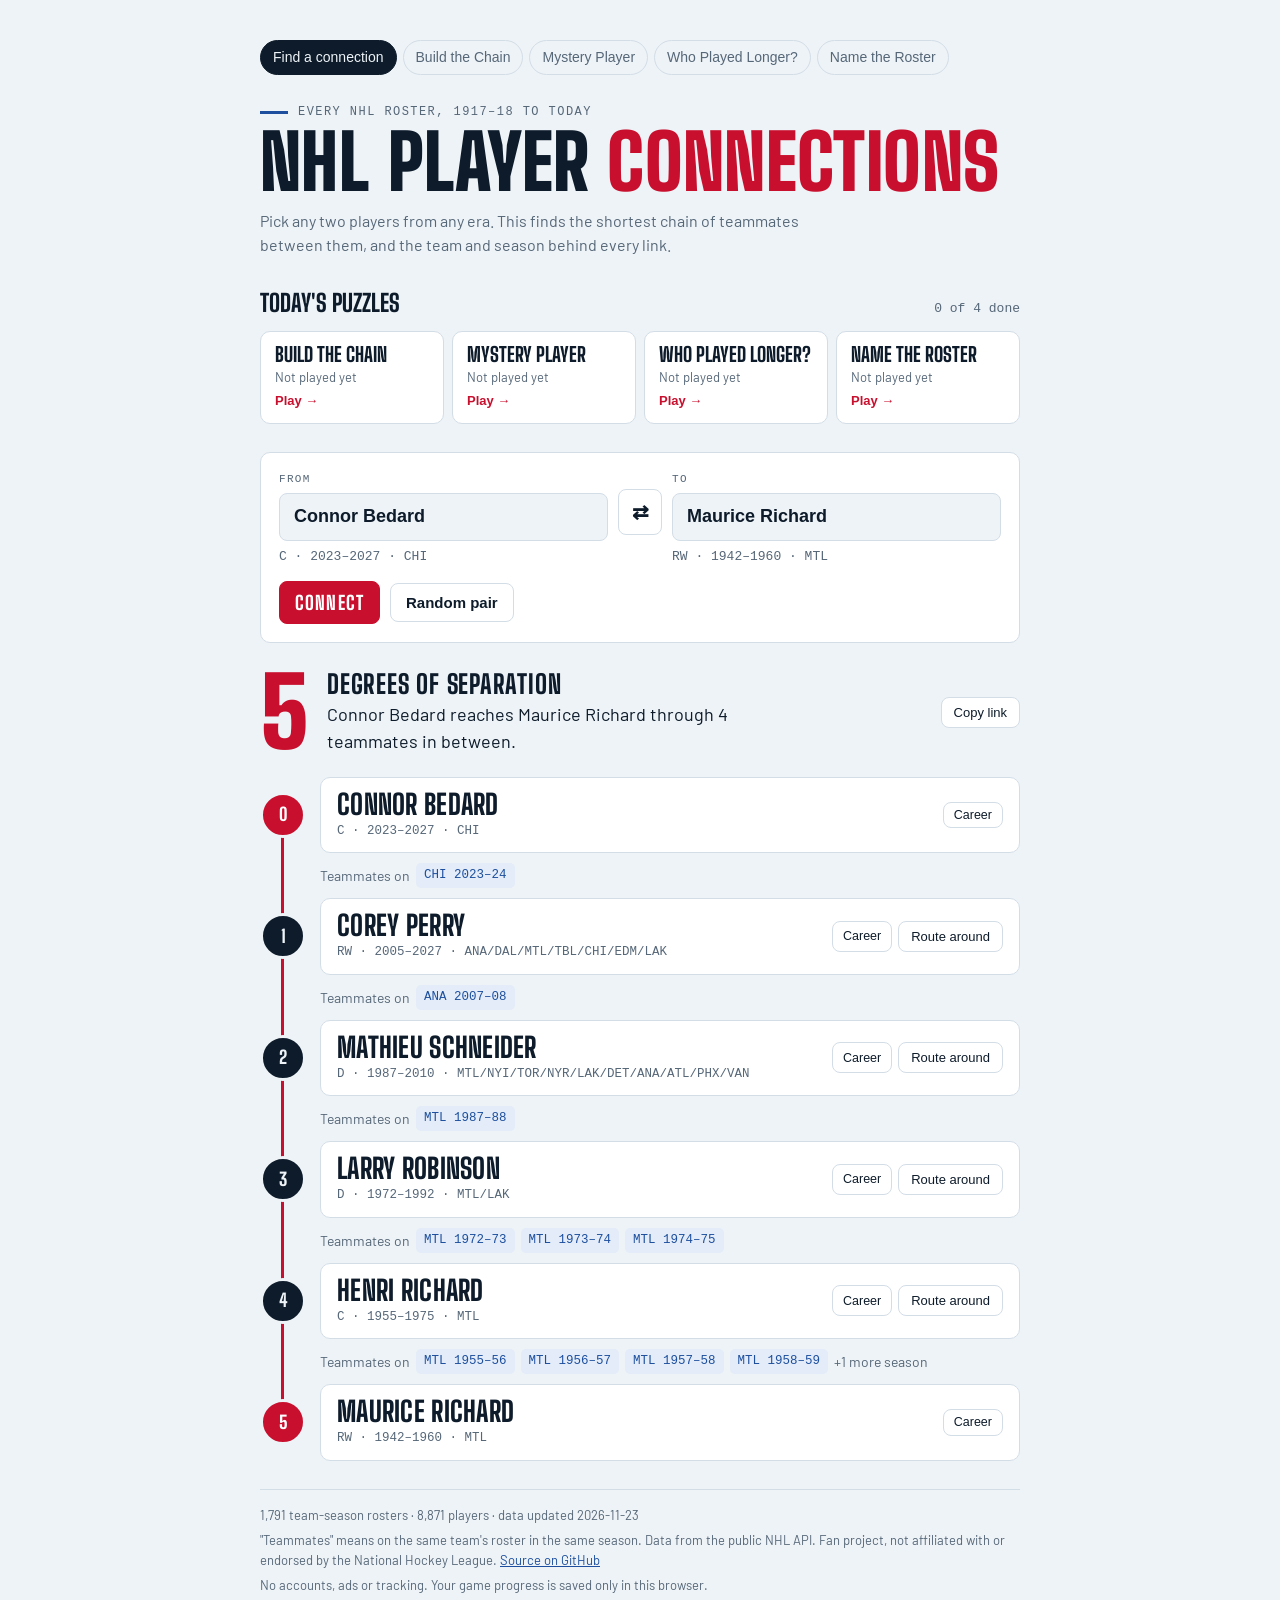
<file: docs/index.html>
<!doctype html>
<html lang="en">
<head>
<meta charset="utf-8">
<script>document.documentElement.classList.add("loading");setTimeout(function () { document.documentElement.classList.remove("loading"); }, 8000);</script>
<meta name="viewport" content="width=device-width, initial-scale=1, viewport-fit=cover">
<meta name="description" content="Pick any two NHL players from any era and see the shortest chain of teammates between them, with the team and season behind every link.">
<link rel="icon" href="data:image/svg+xml,%3Csvg xmlns='http://www.w3.org/2000/svg' viewBox='0 0 64 64'%3E%3Ccircle cx='32' cy='32' r='30' fill='%23c8102e'/%3E%3Crect x='29' y='4' width='6' height='56' fill='%23fff'/%3E%3Ccircle cx='32' cy='32' r='10' fill='none' stroke='%23fff' stroke-width='5'/%3E%3C/svg%3E">
<link rel="canonical" href="https://mavericktorchia-cpu.github.io/a-cool-little-program-for-NHL-player-connections-/">
<meta property="og:type" content="website">
<meta property="og:title" content="NHL Player Connections">
<meta property="og:description" content="Pick any two NHL players from any era and see the shortest chain of teammates between them, with the team and season behind every link.">
<meta property="og:url" content="https://mavericktorchia-cpu.github.io/a-cool-little-program-for-NHL-player-connections-/">
<meta property="og:image" content="https://mavericktorchia-cpu.github.io/a-cool-little-program-for-NHL-player-connections-/og.png">
<meta property="og:image:width" content="1200">
<meta property="og:image:height" content="630">
<meta name="twitter:card" content="summary_large_image">
<meta name="twitter:title" content="NHL Player Connections">
<meta name="twitter:description" content="Pick any two NHL players from any era and see the shortest chain of teammates between them, with the team and season behind every link.">
<meta name="twitter:image" content="https://mavericktorchia-cpu.github.io/a-cool-little-program-for-NHL-player-connections-/og.png">
<link rel="manifest" href="manifest.webmanifest">
<link rel="apple-touch-icon" href="icons/apple-touch-icon.png">
<meta name="apple-mobile-web-app-title" content="NHL Connections">
<meta name="theme-color" content="#eef3f7" media="(prefers-color-scheme: light)">
<meta name="theme-color" content="#0a131e" media="(prefers-color-scheme: dark)">
<link rel="preload" href="fonts/big-shoulders-display.woff2" as="font" type="font/woff2" crossorigin>
<link rel="preload" href="fonts/barlow-400.woff2" as="font" type="font/woff2" crossorigin>
<title>NHL Player Connections</title>
<meta name="claude:viewport-fit-sides" content="cover">
<style>
/* Shared look for every page: rink colors, type, page links, buttons, results and footer.
   Each page adds its own layout on top. */
/* Fonts are hosted with the site (web/fonts). "optional" means: use them if they're ready for the
   first paint (they're preloaded, and cached after one visit), otherwise keep the fallback rather
   than swapping later and shifting the page. */
@font-face { font-family: "Big Shoulders Display"; font-style: normal; font-weight: 700 900; font-display: optional; src: url(fonts/big-shoulders-display.woff2) format("woff2"); }
@font-face { font-family: "Barlow"; font-style: normal; font-weight: 400; font-display: optional; src: url(fonts/barlow-400.woff2) format("woff2"); }
@font-face { font-family: "Barlow"; font-style: normal; font-weight: 500; font-display: optional; src: url(fonts/barlow-500.woff2) format("woff2"); }
@font-face { font-family: "Barlow"; font-style: normal; font-weight: 600; font-display: optional; src: url(fonts/barlow-600.woff2) format("woff2"); }
@font-face { font-family: "IBM Plex Mono"; font-style: normal; font-weight: 400; font-display: optional; src: url(fonts/ibm-plex-mono-400.woff2) format("woff2"); }
@font-face { font-family: "IBM Plex Mono"; font-style: normal; font-weight: 500; font-display: optional; src: url(fonts/ibm-plex-mono-500.woff2) format("woff2"); }

:root {
  --ice: #eef3f7;
  --boards: #ffffff;
  --ink: #0d1b2a;
  --muted: #566778;
  --rule: #d3dde6;
  --red: #c8102e;
  --blue: #1d4f9e;
  --blue-wash: #e3ecf8;
  --good: #1d7a46;
  --good-wash: #e2f3e8;
  --bad-wash: #fbe5e8;
  --display: "Big Shoulders Display", "Arial Narrow", "Helvetica Neue", Arial, sans-serif;
  --body: "Barlow", "Helvetica Neue", Arial, sans-serif;
  --mono: "IBM Plex Mono", ui-monospace, "SFMono-Regular", Menlo, monospace;
}
@media (prefers-color-scheme: dark) {
  :root:not([data-theme="light"]) {
    --ice: #0a131e; --boards: #111d2b; --ink: #e6edf4; --muted: #8b9db0; --rule: #223349;
    --red: #ff4b5c; --blue: #79a6ff; --blue-wash: #172a45; --good: #5fd08f; --good-wash: #12301f; --bad-wash: #3a1820;
    color-scheme: dark;
  }
}
:root[data-theme="dark"] {
  --ice: #0a131e; --boards: #111d2b; --ink: #e6edf4; --muted: #8b9db0; --rule: #223349;
  --red: #ff4b5c; --blue: #79a6ff; --blue-wash: #172a45; --good: #5fd08f; --good-wash: #12301f; --bad-wash: #3a1820;
  color-scheme: dark;
}

* { box-sizing: border-box; }
[hidden] { display: none !important; }
html, body { background: var(--ice); }
body {
  margin: 0;
  color: var(--ink);
  font-family: var(--body);
  font-size: 16px;
  line-height: 1.5;
  padding-left: max(16px, env(safe-area-inset-left, 0px));
  padding-right: max(16px, env(safe-area-inset-right, 0px));
  -webkit-text-size-adjust: 100%;
}
.wrap { max-width: 760px; margin: 0 auto; padding-block: 28px 64px; display: grid; gap: 24px; }
.sr { position: absolute; width: 1px; height: 1px; overflow: hidden; clip: rect(0 0 0 0); white-space: nowrap; }

/* ---------- page links ---------- */
nav.site { display: flex; gap: 6px; flex-wrap: wrap; font-size: 14px; }
nav.site a {
  color: var(--muted); text-decoration: none; padding: 6px 12px; border-radius: 999px; border: 1px solid var(--rule); font-weight: 500;
  display: inline-flex; align-items: center; gap: 6px;
}
nav.site a[aria-current="page"] { background: var(--ink); color: var(--ice); border-color: var(--ink); }
nav.site a:hover { border-color: var(--blue); }
nav.site a.done::after {
  content: "✓"; display: inline-grid; place-items: center; width: 17px; height: 17px; border-radius: 50%;
  background: var(--good); color: #fff; font-size: 11px; font-weight: 700;
}

/* ---------- headings ---------- */
header { display: grid; gap: 6px; }
.eyebrow {
  font-family: var(--mono); font-size: 12px; letter-spacing: .12em; text-transform: uppercase; color: var(--muted);
  display: flex; align-items: center; gap: 10px;
}
.eyebrow::before { content: ""; width: 28px; height: 3px; background: var(--blue); flex: none; }
h1 {
  font-family: var(--display); font-weight: 900; font-size: clamp(44px, 9vw, 76px);
  line-height: .92; margin: 0; letter-spacing: .005em; text-transform: uppercase; text-wrap: balance;
}
h1 span { color: var(--red); }
.lede { margin: 6px 0 0; color: var(--muted); max-width: 62ch; }

/* ---------- controls ---------- */
button, select {
  font: 600 15px/1 var(--body); border-radius: 8px; cursor: pointer; border: 1px solid var(--rule);
  background: var(--boards); color: var(--ink); padding: 11px 15px;
}
button:hover:not(:disabled), select:hover { border-color: var(--blue); }
button:focus-visible, a:focus-visible, select:focus-visible, summary:focus-visible { outline: 2px solid var(--blue); outline-offset: 2px; }
button:disabled { opacity: .45; cursor: default; }
.primary {
  background: var(--red); border-color: var(--red); color: #fff; font-family: var(--display);
  font-weight: 800; font-size: 19px; letter-spacing: .06em; text-transform: uppercase;
}
.primary:hover:not(:disabled) { filter: brightness(1.08); border-color: var(--red); }
.modes { display: flex; flex-wrap: wrap; gap: 10px; align-items: center; justify-content: space-between; }
.seg { display: inline-flex; flex-wrap: wrap; border: 1px solid var(--rule); border-radius: 9px; padding: 3px; background: var(--boards); gap: 3px; }
.seg button { border: 0; padding: 8px 14px; border-radius: 6px; background: transparent; font-weight: 600; }
.seg button[aria-pressed="true"] { background: var(--ink); color: var(--ice); }
.tools { display: flex; gap: 8px; flex-wrap: wrap; }
.tools button { padding: 9px 13px; font-size: 14px; font-weight: 500; }
.tools .primary { font-size: 17px; }
.record { font-family: var(--mono); font-size: 12.5px; color: var(--muted); display: flex; gap: 14px; flex-wrap: wrap; }
.record b { color: var(--ink); font-weight: 500; }

input[type="text"] {
  width: 100%; font: 600 18px/1.2 var(--body); color: var(--ink); background: var(--ice);
  border: 1px solid var(--rule); border-radius: 8px; padding: 12px 14px;
}
input[type="text"]:focus { outline: 2px solid var(--blue); outline-offset: 1px; border-color: transparent; }

/* ---------- player suggestions ---------- */
.field { position: relative; min-width: 0; }
.listbox {
  position: absolute; top: calc(100% + 4px); left: 0; right: 0; z-index: 5; margin: 0; padding: 4px; list-style: none;
  background: var(--boards); border: 1px solid var(--rule); border-radius: 8px; box-shadow: 0 12px 28px rgb(0 0 0 / .18);
  max-height: 320px; overflow-y: auto;
}
.listbox li { padding: 8px 10px; border-radius: 6px; cursor: pointer; display: grid; gap: 1px; }
.listbox li[aria-selected="true"], .listbox li:hover { background: var(--blue-wash); }
.listbox .n { font-weight: 600; }
.listbox .m { font-family: var(--mono); font-size: 12px; color: var(--muted); }
.listbox .empty { color: var(--muted); cursor: default; }

.chip {
  font-family: var(--mono); font-size: 12.5px; font-weight: 500; color: var(--blue); background: var(--blue-wash);
  border-radius: 5px; padding: 3px 8px; white-space: nowrap;
}
.feedback { margin: 0; font-weight: 600; min-height: 1.5em; }
.feedback.ok { color: var(--good); }
.feedback.bad { color: var(--red); }
.feedback.hint, .feedback.near { color: var(--blue); }

/* ---------- results ---------- */
.result { background: var(--boards); border: 2px solid var(--ink); border-radius: 12px; padding: 18px; display: grid; gap: 14px; }
.verdict { display: flex; align-items: center; gap: 18px; flex-wrap: wrap; }
.big { font-family: var(--display); font-weight: 900; font-size: 84px; line-height: .8; color: var(--red); font-variant-numeric: tabular-nums; }
.verdict h2 { font-family: var(--display); font-weight: 800; font-size: 30px; text-transform: uppercase; margin: 0; line-height: 1; }
.verdict p { margin: 4px 0 0; color: var(--muted); }
.result h3 { font-size: 14px; margin: 4px 0 0; font-family: var(--mono); letter-spacing: .1em; text-transform: uppercase; color: var(--muted); font-weight: 500; }
.share-box {
  font-family: var(--mono); font-size: 13px; white-space: pre-wrap; background: var(--ice); border-radius: 8px; padding: 10px 12px; margin: 0;
  user-select: all; overflow-wrap: anywhere;
}
.countdown { font-family: var(--mono); font-size: 13px; color: var(--muted); }

details.how { background: var(--boards); border: 1px solid var(--rule); border-radius: 10px; padding: 12px 16px; }
details.how summary { cursor: pointer; font-weight: 600; }
details.how ul { margin: 10px 0 2px; padding-left: 20px; display: grid; gap: 4px; }

footer { font-size: 13px; color: var(--muted); border-top: 1px solid var(--rule); padding-top: 16px; display: grid; gap: 6px; }
footer a { color: var(--blue); }

@media (prefers-reduced-motion: no-preference) {
  .shake { animation: shake .3s; }
  @keyframes shake { 25% { transform: translateX(-5px); } 75% { transform: translateX(5px); } }
}

/* ---------- results history ---------- */
.dist { display: grid; gap: 5px; }
.dist:empty { display: none; }
.dist-row { display: grid; grid-template-columns: 92px 1fr 32px; gap: 8px; align-items: center; font-size: 13px; }
.dist-label { color: var(--muted); font-family: var(--mono); font-size: 12px; }
.dist-track { height: 16px; background: var(--ice); border-radius: 4px; overflow: hidden; }
.dist-bar { display: block; height: 100%; background: var(--muted); border-radius: 4px; }
.dist-row.today .dist-bar { background: var(--good); }
.dist-row.today .dist-label { color: var(--ink); font-weight: 600; }
.dist-n { font-family: var(--mono); font-size: 12px; text-align: right; font-variant-numeric: tabular-nums; }

/* Until the page's script has filled in the game, keep everything below the heading invisible
   (its space is still reserved) so nothing visibly jumps. A timer in <head> lifts this after 8 s
   in case a script fails. */
html.loading .wrap > :not(nav):not(header) { visibility: hidden; }
</style>
<style>
/* Layout: one centered column read top to bottom like a rink diagram; the chain hangs on a red center line. */
.wrap { max-width: 760px; margin: 0 auto; padding-block: 40px 64px; display: grid; gap: 28px; }
.lede { margin: 6px 0 0; color: var(--muted); max-width: 60ch; }

/* ---------- search form ---------- */
form {
  background: var(--boards); border: 1px solid var(--rule); border-radius: 10px;
  padding: 18px; display: grid; gap: 14px;
}
.pickers { display: grid; grid-template-columns: 1fr auto 1fr; gap: 10px; align-items: end; }
@media (max-width: 560px) { .pickers { grid-template-columns: 1fr; } .swap { justify-self: center; transform: rotate(90deg); margin: -6px 0 0; } }
.field { display: grid; gap: 6px; position: relative; min-width: 0; }
label { font-family: var(--mono); font-size: 11px; letter-spacing: .12em; text-transform: uppercase; color: var(--muted); }
input[type="text"] {
  width: 100%; font: 600 18px/1.2 var(--body); color: var(--ink); background: var(--ice);
  border: 1px solid var(--rule); border-radius: 8px; padding: 12px 14px;
}
input[type="text"]:focus { outline: 2px solid var(--blue); outline-offset: 1px; border-color: transparent; }
.picked { font-size: 13px; color: var(--muted); min-height: 1.3em; font-family: var(--mono); overflow-wrap: anywhere; }
.listbox {
  position: absolute; top: calc(100% - 1.3em); left: 0; right: 0; z-index: 5; margin: 0; padding: 4px; list-style: none;
  background: var(--boards); border: 1px solid var(--rule); border-radius: 8px; box-shadow: 0 12px 28px rgb(0 0 0 / .18);
  max-height: 320px; overflow-y: auto;
}
button:hover { border-color: var(--blue); }
.swap { width: 44px; height: 46px; padding: 0; font-size: 20px; margin-bottom: 1.6em; }
.actions { display: flex; flex-wrap: wrap; gap: 10px; align-items: center; }
.primary:hover { filter: brightness(1.08); border-color: var(--red); }
.error { color: var(--red); font-weight: 600; margin: 0; }

.avoiding { display: flex; flex-wrap: wrap; gap: 8px; align-items: center; font-size: 14px; color: var(--muted); }
.avoiding button { padding: 6px 10px; font-size: 13px; font-weight: 500; }

/* ---------- today's puzzles ---------- */
.today { display: grid; gap: 10px; }
.today-head { display: flex; justify-content: space-between; align-items: baseline; gap: 10px; flex-wrap: wrap; }
.today h2 { font-family: var(--display); font-weight: 800; font-size: 24px; text-transform: uppercase; margin: 0; }
.today-grid { display: grid; grid-template-columns: repeat(4, 1fr); gap: 8px; }
@media (max-width: 720px) { .today-grid { grid-template-columns: repeat(2, 1fr); } }
.game {
  display: grid; gap: 4px; align-content: start; padding: 12px 14px; border-radius: 10px; min-width: 0;
  background: var(--boards); border: 1px solid var(--rule); color: var(--ink); text-decoration: none;
}
.game:hover { border-color: var(--blue); }
.game .gname { font-family: var(--display); font-weight: 800; font-size: 20px; line-height: 1; text-transform: uppercase; }
.game .gstate { font-size: 13px; color: var(--muted); }
.game .gstreak { font-family: var(--mono); font-size: 11.5px; color: var(--muted); }
.game.done { border-color: var(--good); background: var(--good-wash); }
.game.done .gstate { color: var(--good); font-weight: 600; }
.game.playing .gstate { color: var(--blue); font-weight: 600; }
.game .gcta { font-size: 13px; font-weight: 600; color: var(--red); }

/* ---------- career details ---------- */
.plate .career-toggle { padding: 6px 10px; font-size: 12.5px; font-weight: 500; }
.plate .career { flex-basis: 100%; display: grid; gap: 6px; border-top: 1px dashed var(--rule); padding-top: 8px; }
.career-facts, .career-mates { margin: 0; font-size: 13.5px; color: var(--muted); }
.career-teams { display: flex; flex-wrap: wrap; gap: 5px; }
.plate .actions-row { display: flex; gap: 6px; flex-wrap: wrap; }

/* ---------- result ---------- */
#result { display: grid; gap: 22px; }
.verdict { display: flex; align-items: center; gap: 18px; flex-wrap: wrap; }
.big {
  font-family: var(--display); font-weight: 900; font-size: 96px; line-height: .8; color: var(--red);
  font-variant-numeric: tabular-nums;
}
.verdict p { margin: 0; font-size: 18px; max-width: 46ch; color: var(--ink); }
.verdict strong { font-weight: 600; }
.copy-link { margin-left: auto; padding: 8px 12px; font-size: 13px; font-weight: 500; }
.verdict .unit { font-family: var(--display); font-weight: 800; font-size: 26px; text-transform: uppercase; letter-spacing: .03em; display: block; line-height: 1; margin-bottom: 4px; }

ol.chain { list-style: none; margin: 0; padding: 0; display: grid; position: relative; }
ol.chain::before { /* the red center line */
  content: ""; position: absolute; left: 21px; top: 24px; bottom: 24px; width: 3px; background: var(--red); border-radius: 2px;
}
.player { display: grid; grid-template-columns: 46px 1fr; gap: 14px; align-items: center; position: relative; }
.puck {
  width: 46px; height: 46px; border-radius: 50%; background: var(--ink); color: var(--ice);
  display: grid; place-items: center; font-family: var(--display); font-weight: 800; font-size: 18px; z-index: 1;
  border: 3px solid var(--ice);
}
.player.end .puck { background: var(--red); color: #fff; }
.plate {
  background: var(--boards); border: 1px solid var(--rule); border-radius: 10px; padding: 12px 16px;
  display: flex; justify-content: space-between; gap: 12px; align-items: center; flex-wrap: wrap; min-width: 0;
}
.plate .who { min-width: 0; }
.plate .name { font-family: var(--display); font-weight: 800; font-size: 28px; line-height: 1; text-transform: uppercase; letter-spacing: .01em; }
.plate .meta { font-family: var(--mono); font-size: 12.5px; color: var(--muted); margin-top: 4px; overflow-wrap: anywhere; }
.plate button { padding: 8px 12px; font-size: 13px; font-weight: 500; }
.link { display: grid; grid-template-columns: 46px 1fr; gap: 14px; padding-block: 10px; }
.link .via { grid-column: 2; display: flex; flex-wrap: wrap; gap: 6px; align-items: center; font-size: 14px; color: var(--muted); }
.empty-state { color: var(--muted); }
@media (prefers-reduced-motion: no-preference) {
  .player, .link { animation: drop .35s ease-out both; animation-delay: calc(var(--i, 0) * 45ms); }
  @keyframes drop { from { transform: translateY(6px); opacity: .4; } to { transform: none; opacity: 1; } }
}
</style>

</head>
<body>
<div class="wrap">
  <nav class="site" aria-label="Pages">
    <a href="index.html" aria-current="page">Find a connection</a>
    <a href="chain.html" data-game="chain">Build the Chain</a>
    <a href="mystery.html" data-game="mystery">Mystery Player</a>
    <a href="longer.html" data-game="longer">Who Played Longer?</a>
    <a href="roster.html" data-game="roster">Name the Roster</a>
  </nav>

  <header>
    <div class="eyebrow">Every NHL roster, 1917–18 to today</div>
    <h1>NHL Player <span>Connections</span></h1>
    <p class="lede">Pick any two players from any era. This finds the shortest chain of teammates between them, and the team and season behind every link.</p>
  </header>

  <section class="today" aria-labelledby="today-h">
    <div class="today-head"><h2 id="today-h">Today's puzzles</h2><span class="countdown" id="today-countdown"></span></div>
    <div class="today-grid" id="today-grid"></div>
  </section>

  <form id="form" autocomplete="off">
    <div class="pickers">
      <div class="field">
        <label for="a">From</label>
        <input id="a" type="text" placeholder="e.g. Connor Bedard">
        <ul class="listbox" id="a-list" hidden></ul>
        <div class="picked" id="a-picked"></div>
      </div>
      <button type="button" class="swap" id="swap" aria-label="Swap players" title="Swap">⇄</button>
      <div class="field">
        <label for="b">To</label>
        <input id="b" type="text" placeholder="e.g. Maurice Richard">
        <ul class="listbox" id="b-list" hidden></ul>
        <div class="picked" id="b-picked"></div>
      </div>
    </div>
    <div class="actions">
      <button type="submit" class="primary" id="go">Connect</button>
      <button type="button" id="random">Random pair</button>
    </div>
    <div class="avoiding" id="avoiding" hidden></div>
    <p class="error" id="error" hidden></p>
  </form>

  <section id="result" aria-live="polite"></section>

  <footer>
    <div id="stats"></div>
    <div>"Teammates" means on the same team's roster in the same season. Data from the public NHL API. Fan project, not affiliated with or endorsed by the National Hockey League. <a href="https://github.com/mavericktorchia-cpu/a-cool-little-program-for-NHL-player-connections-">Source on GitHub</a></div>
    <div>No accounts, ads or tracking. Your game progress is saved only in this browser.</div>
  </footer>
</div>

<script src="data.js?v=325ec737b7"></script>
<script src="common.js?v=325ec737b7"></script>
<script>
/* ---------- today's puzzles ---------- */
const GAMES = [
  ["chain", "chain.html", "Build the Chain"], ["mystery", "mystery.html", "Mystery Player"],
  ["longer", "longer.html", "Who Played Longer?"], ["roster", "roster.html", "Name the Roster"],
];
function renderToday() {
  const grid = $("today-grid");
  grid.innerHTML = "";
  let done = 0;
  for (const [game, href, name] of GAMES) {
    const sum = dailySummary(game);
    if (sum.state === "done") done++;
    const a = document.createElement("a");
    a.href = href; a.className = "game " + sum.state;
    const n = document.createElement("span"); n.className = "gname"; n.textContent = name;
    const st = document.createElement("span"); st.className = "gstate"; st.textContent = (sum.state === "done" ? "✓ " : "") + sum.text;
    a.append(n, st);
    if (sum.streak) { const k = document.createElement("span"); k.className = "gstreak"; k.textContent = `Streak: ${plural(sum.streak, "day", "days")}`; a.appendChild(k); }
    if (sum.state !== "done") { const c = document.createElement("span"); c.className = "gcta"; c.textContent = sum.state === "playing" ? "Keep going →" : "Play →"; a.appendChild(c); }
    grid.appendChild(a);
  }
  const cd = $("today-countdown");
  if (done === GAMES.length) { cd.hidden = false; startCountdown(cd); } else { cd.textContent = `${done} of ${GAMES.length} done`; }
}
renderToday();
window.addEventListener("pageshow", renderToday);  // refresh when coming back from a game

/* ---------- pickers ---------- */
const state = { a: null, b: null, avoid: new Set() };
function picker(which) {
  const input = $(which), picked = $(which + "-picked");
  const choose = (i, silent) => {
    state[which] = i; input.value = P[i].name; picked.textContent = describe(P[i]);
    if (!silent) hideError();
  };
  const ui = makePicker(input, $(which + "-list"), {
    onPick: i => choose(i),
    onType: () => { state[which] = null; picked.textContent = ""; },
  });
  return { choose, clear: () => { state[which] = null; input.value = ""; picked.textContent = ""; ui.close(); } };
}
const pickA = picker("a"), pickB = picker("b");

/* ---------- rendering ---------- */
const err = $("error");
const showError = m => { err.textContent = m; err.hidden = false; };
const hideError = () => { err.hidden = true; };

function renderAvoid() {
  const box = $("avoiding");
  box.innerHTML = "";
  if (!state.avoid.size) { box.hidden = true; return; }
  box.hidden = false;
  box.append("Routing around:");
  for (const i of state.avoid) {
    const b = document.createElement("button");
    b.type = "button"; b.textContent = P[i].name + " ✕"; b.title = "Allow this player again";
    b.setAttribute("aria-label", `Allow ${P[i].name} again`);
    b.addEventListener("click", () => { state.avoid.delete(i); connect(); });
    box.appendChild(b);
  }
}

function connect() {
  renderAvoid();
  const { a, b } = state;
  if (a === null || b === null) {
    showError(a === null && b === null ? "Pick two players from the suggestion lists." : `Pick the ${a === null ? "first" : "second"} player from the suggestion list.`);
    return;
  }
  hideError();
  try { history.replaceState(null, "", `#${P[a].id}-${P[b].id}`); } catch (e) {}
  const chain = shortestPath(a, b, state.avoid);
  const out = $("result");
  out.innerHTML = "";
  if (!chain) {
    const p = document.createElement("p"); p.className = "empty-state";
    p.textContent = state.avoid.size
      ? `No connection left once those players are skipped. Remove one from "Routing around" to see a route again.`
      : `${P[a].name} and ${P[b].name} aren't connected through NHL teammates.`;
    out.appendChild(p);
    return;
  }
  const hops = chain.length - 1;
  const verdict = document.createElement("div");
  verdict.className = "verdict";
  verdict.innerHTML = `<div class="big">${hops}</div><p><span class="unit">${hops === 1 ? "degree" : "degrees"} of separation</span></p>`;
  const sentence = document.createElement("span");
  sentence.textContent = hops === 0 ? "That's the same player."
    : hops === 1 ? `${P[a].name} and ${P[b].name} were teammates.`
    : `${P[a].name} reaches ${P[b].name} through ${plural(hops - 1, "teammate", "teammates")} in between.`;
  verdict.querySelector("p").appendChild(sentence);
  if (hops > 0) {
    const copy = document.createElement("button");
    copy.type = "button"; copy.className = "copy-link"; copy.textContent = copy.dataset.label = "Copy link";
    copy.title = "Copy a link to this connection";
    const text = `${P[a].name} → ${P[b].name}: ${plural(hops, "degree", "degrees")} of separation\n${chain.map(i => P[i].name).join(" → ")}\n${SITE_ROOT}#${P[a].id}-${P[b].id}`;
    copy.addEventListener("click", () => copyText(copy, text));
    verdict.appendChild(copy);
  }
  out.appendChild(verdict);

  const ol = document.createElement("ol");
  ol.className = "chain";
  chain.forEach((pi, n) => {
    if (n > 0) {
      const st = shared(chain[n - 1], pi);
      const li = document.createElement("li");
      li.className = "link"; li.style.setProperty("--i", n * 2 - 1);
      const via = document.createElement("div"); via.className = "via";
      via.append("Teammates on");
      st.slice(0, 4).forEach(s => {
        const c = document.createElement("span"); c.className = "chip";
        c.textContent = stintLabel(s); c.title = stintTeamName(s);
        via.appendChild(c);
      });
      if (st.length > 4) via.append(`+${plural(st.length - 4, "more season", "more seasons")}`);
      li.appendChild(via); ol.appendChild(li);
    }
    const p = P[pi];
    const li = document.createElement("li");
    const end = n === 0 || n === chain.length - 1;
    li.className = "player" + (end ? " end" : ""); li.style.setProperty("--i", n * 2);
    li.innerHTML = `<div class="puck" aria-hidden="true">${n}</div><div class="plate"><div class="who"><div class="name"></div><div class="meta"></div></div></div>`;
    li.querySelector(".name").textContent = p.name;
    li.querySelector(".meta").textContent = describe(p);
    const plateEl = li.querySelector(".plate");
    const row = document.createElement("div"); row.className = "actions-row";
    const more = document.createElement("button");
    more.type = "button"; more.className = "career-toggle"; more.textContent = "Career";
    more.setAttribute("aria-expanded", "false");
    more.addEventListener("click", () => {
      const open = plateEl.querySelector(".career");
      if (open) { open.remove(); more.setAttribute("aria-expanded", "false"); return; }
      plateEl.appendChild(careerCard(pi)); more.setAttribute("aria-expanded", "true");
    });
    row.appendChild(more);
    plateEl.appendChild(row);
    if (!end) {
      const btn = document.createElement("button");
      btn.type = "button"; btn.textContent = "Route around";
      btn.title = `Find a chain that doesn't go through ${p.name}`;
      btn.setAttribute("aria-label", `Route around ${p.name}`);
      btn.addEventListener("click", () => { state.avoid.add(pi); connect(); });
      row.appendChild(btn);
    }
    ol.appendChild(li);
  });
  out.appendChild(ol);
}

$("form").addEventListener("submit", e => { e.preventDefault(); state.avoid.clear(); connect(); });
$("swap").addEventListener("click", () => {
  const { a, b } = state;
  b === null ? pickA.clear() : pickA.choose(b, true);
  a === null ? pickB.clear() : pickB.choose(a, true);
  if (a !== null && b !== null) connect();
});
// Random pairs come from players with long careers, so the names are recognizable.
const notable = P.map((p, i) => [p.stints.length, i]).filter(([n]) => n >= 12).map(([, i]) => i);
$("random").addEventListener("click", () => {
  const x = notable[Math.floor(Math.random() * notable.length)];
  let y = x; while (y === x) y = notable[Math.floor(Math.random() * notable.length)];
  pickA.choose(x); pickB.choose(y); state.avoid.clear(); connect();
});

function fromHash() {
  const m = /^#(\d+)-(\d+)$/.exec(location.hash);
  if (m && byId.has(+m[1]) && byId.has(+m[2])) {
    pickA.choose(byId.get(+m[1]), true); pickB.choose(byId.get(+m[2]), true); state.avoid.clear(); connect(); return true;
  }
  return false;
}
window.addEventListener("hashchange", fromHash);
if (!fromHash()) {
  // Open on an example so the page shows what it does.
  const ex = name => P.findIndex(p => p.name === name);
  const a = ex("Connor Bedard"), b = ex("Maurice Richard");
  if (a >= 0 && b >= 0) { pickA.choose(a, true); pickB.choose(b, true); connect(); }
}
</script>
<script>document.documentElement.classList.remove("loading");</script>

</body>
</html>
</file>
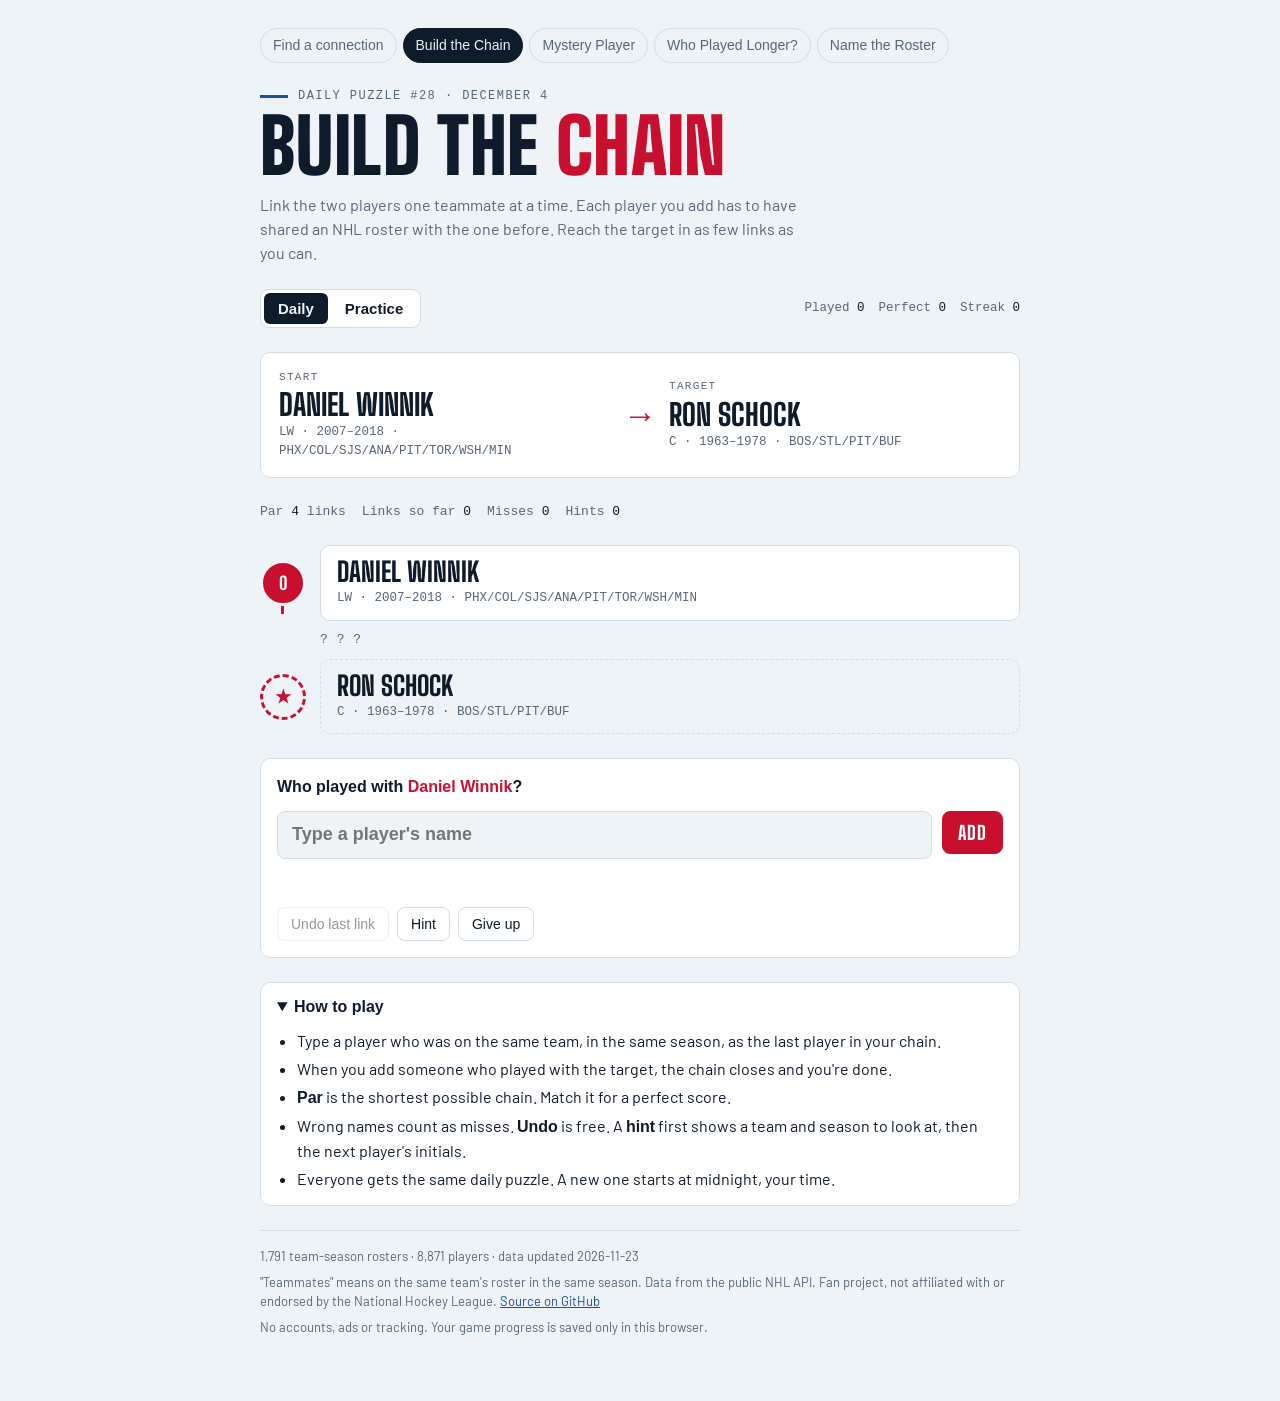
<file: docs/chain.html>
<!doctype html>
<html lang="en">
<head>
<meta charset="utf-8">
<script>document.documentElement.classList.add("loading");setTimeout(function () { document.documentElement.classList.remove("loading"); }, 8000);</script>
<meta name="viewport" content="width=device-width, initial-scale=1, viewport-fit=cover">
<meta name="description" content="A daily NHL puzzle: link two players one teammate at a time, in as few links as you can.">
<link rel="icon" href="data:image/svg+xml,%3Csvg xmlns='http://www.w3.org/2000/svg' viewBox='0 0 64 64'%3E%3Ccircle cx='32' cy='32' r='30' fill='%23c8102e'/%3E%3Crect x='29' y='4' width='6' height='56' fill='%23fff'/%3E%3Ccircle cx='32' cy='32' r='10' fill='none' stroke='%23fff' stroke-width='5'/%3E%3C/svg%3E">
<link rel="canonical" href="https://mavericktorchia-cpu.github.io/a-cool-little-program-for-NHL-player-connections-/chain.html">
<meta property="og:type" content="website">
<meta property="og:title" content="Build the Chain">
<meta property="og:description" content="A daily NHL puzzle: link two players one teammate at a time, in as few links as you can.">
<meta property="og:url" content="https://mavericktorchia-cpu.github.io/a-cool-little-program-for-NHL-player-connections-/chain.html">
<meta property="og:image" content="https://mavericktorchia-cpu.github.io/a-cool-little-program-for-NHL-player-connections-/og.png">
<meta property="og:image:width" content="1200">
<meta property="og:image:height" content="630">
<meta name="twitter:card" content="summary_large_image">
<meta name="twitter:title" content="Build the Chain">
<meta name="twitter:description" content="A daily NHL puzzle: link two players one teammate at a time, in as few links as you can.">
<meta name="twitter:image" content="https://mavericktorchia-cpu.github.io/a-cool-little-program-for-NHL-player-connections-/og.png">
<link rel="manifest" href="manifest.webmanifest">
<link rel="apple-touch-icon" href="icons/apple-touch-icon.png">
<meta name="apple-mobile-web-app-title" content="NHL Connections">
<meta name="theme-color" content="#eef3f7" media="(prefers-color-scheme: light)">
<meta name="theme-color" content="#0a131e" media="(prefers-color-scheme: dark)">
<link rel="preload" href="fonts/big-shoulders-display.woff2" as="font" type="font/woff2" crossorigin>
<link rel="preload" href="fonts/barlow-400.woff2" as="font" type="font/woff2" crossorigin>
<title>Build the Chain</title>
<meta name="claude:viewport-fit-sides" content="cover">
<style>
/* Shared look for every page: rink colors, type, page links, buttons, results and footer.
   Each page adds its own layout on top. */
/* Fonts are hosted with the site (web/fonts). "optional" means: use them if they're ready for the
   first paint (they're preloaded, and cached after one visit), otherwise keep the fallback rather
   than swapping later and shifting the page. */
@font-face { font-family: "Big Shoulders Display"; font-style: normal; font-weight: 700 900; font-display: optional; src: url(fonts/big-shoulders-display.woff2) format("woff2"); }
@font-face { font-family: "Barlow"; font-style: normal; font-weight: 400; font-display: optional; src: url(fonts/barlow-400.woff2) format("woff2"); }
@font-face { font-family: "Barlow"; font-style: normal; font-weight: 500; font-display: optional; src: url(fonts/barlow-500.woff2) format("woff2"); }
@font-face { font-family: "Barlow"; font-style: normal; font-weight: 600; font-display: optional; src: url(fonts/barlow-600.woff2) format("woff2"); }
@font-face { font-family: "IBM Plex Mono"; font-style: normal; font-weight: 400; font-display: optional; src: url(fonts/ibm-plex-mono-400.woff2) format("woff2"); }
@font-face { font-family: "IBM Plex Mono"; font-style: normal; font-weight: 500; font-display: optional; src: url(fonts/ibm-plex-mono-500.woff2) format("woff2"); }

:root {
  --ice: #eef3f7;
  --boards: #ffffff;
  --ink: #0d1b2a;
  --muted: #566778;
  --rule: #d3dde6;
  --red: #c8102e;
  --blue: #1d4f9e;
  --blue-wash: #e3ecf8;
  --good: #1d7a46;
  --good-wash: #e2f3e8;
  --bad-wash: #fbe5e8;
  --display: "Big Shoulders Display", "Arial Narrow", "Helvetica Neue", Arial, sans-serif;
  --body: "Barlow", "Helvetica Neue", Arial, sans-serif;
  --mono: "IBM Plex Mono", ui-monospace, "SFMono-Regular", Menlo, monospace;
}
@media (prefers-color-scheme: dark) {
  :root:not([data-theme="light"]) {
    --ice: #0a131e; --boards: #111d2b; --ink: #e6edf4; --muted: #8b9db0; --rule: #223349;
    --red: #ff4b5c; --blue: #79a6ff; --blue-wash: #172a45; --good: #5fd08f; --good-wash: #12301f; --bad-wash: #3a1820;
    color-scheme: dark;
  }
}
:root[data-theme="dark"] {
  --ice: #0a131e; --boards: #111d2b; --ink: #e6edf4; --muted: #8b9db0; --rule: #223349;
  --red: #ff4b5c; --blue: #79a6ff; --blue-wash: #172a45; --good: #5fd08f; --good-wash: #12301f; --bad-wash: #3a1820;
  color-scheme: dark;
}

* { box-sizing: border-box; }
[hidden] { display: none !important; }
html, body { background: var(--ice); }
body {
  margin: 0;
  color: var(--ink);
  font-family: var(--body);
  font-size: 16px;
  line-height: 1.5;
  padding-left: max(16px, env(safe-area-inset-left, 0px));
  padding-right: max(16px, env(safe-area-inset-right, 0px));
  -webkit-text-size-adjust: 100%;
}
.wrap { max-width: 760px; margin: 0 auto; padding-block: 28px 64px; display: grid; gap: 24px; }
.sr { position: absolute; width: 1px; height: 1px; overflow: hidden; clip: rect(0 0 0 0); white-space: nowrap; }

/* ---------- page links ---------- */
nav.site { display: flex; gap: 6px; flex-wrap: wrap; font-size: 14px; }
nav.site a {
  color: var(--muted); text-decoration: none; padding: 6px 12px; border-radius: 999px; border: 1px solid var(--rule); font-weight: 500;
  display: inline-flex; align-items: center; gap: 6px;
}
nav.site a[aria-current="page"] { background: var(--ink); color: var(--ice); border-color: var(--ink); }
nav.site a:hover { border-color: var(--blue); }
nav.site a.done::after {
  content: "✓"; display: inline-grid; place-items: center; width: 17px; height: 17px; border-radius: 50%;
  background: var(--good); color: #fff; font-size: 11px; font-weight: 700;
}

/* ---------- headings ---------- */
header { display: grid; gap: 6px; }
.eyebrow {
  font-family: var(--mono); font-size: 12px; letter-spacing: .12em; text-transform: uppercase; color: var(--muted);
  display: flex; align-items: center; gap: 10px;
}
.eyebrow::before { content: ""; width: 28px; height: 3px; background: var(--blue); flex: none; }
h1 {
  font-family: var(--display); font-weight: 900; font-size: clamp(44px, 9vw, 76px);
  line-height: .92; margin: 0; letter-spacing: .005em; text-transform: uppercase; text-wrap: balance;
}
h1 span { color: var(--red); }
.lede { margin: 6px 0 0; color: var(--muted); max-width: 62ch; }

/* ---------- controls ---------- */
button, select {
  font: 600 15px/1 var(--body); border-radius: 8px; cursor: pointer; border: 1px solid var(--rule);
  background: var(--boards); color: var(--ink); padding: 11px 15px;
}
button:hover:not(:disabled), select:hover { border-color: var(--blue); }
button:focus-visible, a:focus-visible, select:focus-visible, summary:focus-visible { outline: 2px solid var(--blue); outline-offset: 2px; }
button:disabled { opacity: .45; cursor: default; }
.primary {
  background: var(--red); border-color: var(--red); color: #fff; font-family: var(--display);
  font-weight: 800; font-size: 19px; letter-spacing: .06em; text-transform: uppercase;
}
.primary:hover:not(:disabled) { filter: brightness(1.08); border-color: var(--red); }
.modes { display: flex; flex-wrap: wrap; gap: 10px; align-items: center; justify-content: space-between; }
.seg { display: inline-flex; flex-wrap: wrap; border: 1px solid var(--rule); border-radius: 9px; padding: 3px; background: var(--boards); gap: 3px; }
.seg button { border: 0; padding: 8px 14px; border-radius: 6px; background: transparent; font-weight: 600; }
.seg button[aria-pressed="true"] { background: var(--ink); color: var(--ice); }
.tools { display: flex; gap: 8px; flex-wrap: wrap; }
.tools button { padding: 9px 13px; font-size: 14px; font-weight: 500; }
.tools .primary { font-size: 17px; }
.record { font-family: var(--mono); font-size: 12.5px; color: var(--muted); display: flex; gap: 14px; flex-wrap: wrap; }
.record b { color: var(--ink); font-weight: 500; }

input[type="text"] {
  width: 100%; font: 600 18px/1.2 var(--body); color: var(--ink); background: var(--ice);
  border: 1px solid var(--rule); border-radius: 8px; padding: 12px 14px;
}
input[type="text"]:focus { outline: 2px solid var(--blue); outline-offset: 1px; border-color: transparent; }

/* ---------- player suggestions ---------- */
.field { position: relative; min-width: 0; }
.listbox {
  position: absolute; top: calc(100% + 4px); left: 0; right: 0; z-index: 5; margin: 0; padding: 4px; list-style: none;
  background: var(--boards); border: 1px solid var(--rule); border-radius: 8px; box-shadow: 0 12px 28px rgb(0 0 0 / .18);
  max-height: 320px; overflow-y: auto;
}
.listbox li { padding: 8px 10px; border-radius: 6px; cursor: pointer; display: grid; gap: 1px; }
.listbox li[aria-selected="true"], .listbox li:hover { background: var(--blue-wash); }
.listbox .n { font-weight: 600; }
.listbox .m { font-family: var(--mono); font-size: 12px; color: var(--muted); }
.listbox .empty { color: var(--muted); cursor: default; }

.chip {
  font-family: var(--mono); font-size: 12.5px; font-weight: 500; color: var(--blue); background: var(--blue-wash);
  border-radius: 5px; padding: 3px 8px; white-space: nowrap;
}
.feedback { margin: 0; font-weight: 600; min-height: 1.5em; }
.feedback.ok { color: var(--good); }
.feedback.bad { color: var(--red); }
.feedback.hint, .feedback.near { color: var(--blue); }

/* ---------- results ---------- */
.result { background: var(--boards); border: 2px solid var(--ink); border-radius: 12px; padding: 18px; display: grid; gap: 14px; }
.verdict { display: flex; align-items: center; gap: 18px; flex-wrap: wrap; }
.big { font-family: var(--display); font-weight: 900; font-size: 84px; line-height: .8; color: var(--red); font-variant-numeric: tabular-nums; }
.verdict h2 { font-family: var(--display); font-weight: 800; font-size: 30px; text-transform: uppercase; margin: 0; line-height: 1; }
.verdict p { margin: 4px 0 0; color: var(--muted); }
.result h3 { font-size: 14px; margin: 4px 0 0; font-family: var(--mono); letter-spacing: .1em; text-transform: uppercase; color: var(--muted); font-weight: 500; }
.share-box {
  font-family: var(--mono); font-size: 13px; white-space: pre-wrap; background: var(--ice); border-radius: 8px; padding: 10px 12px; margin: 0;
  user-select: all; overflow-wrap: anywhere;
}
.countdown { font-family: var(--mono); font-size: 13px; color: var(--muted); }

details.how { background: var(--boards); border: 1px solid var(--rule); border-radius: 10px; padding: 12px 16px; }
details.how summary { cursor: pointer; font-weight: 600; }
details.how ul { margin: 10px 0 2px; padding-left: 20px; display: grid; gap: 4px; }

footer { font-size: 13px; color: var(--muted); border-top: 1px solid var(--rule); padding-top: 16px; display: grid; gap: 6px; }
footer a { color: var(--blue); }

@media (prefers-reduced-motion: no-preference) {
  .shake { animation: shake .3s; }
  @keyframes shake { 25% { transform: translateX(-5px); } 75% { transform: translateX(5px); } }
}

/* ---------- results history ---------- */
.dist { display: grid; gap: 5px; }
.dist:empty { display: none; }
.dist-row { display: grid; grid-template-columns: 92px 1fr 32px; gap: 8px; align-items: center; font-size: 13px; }
.dist-label { color: var(--muted); font-family: var(--mono); font-size: 12px; }
.dist-track { height: 16px; background: var(--ice); border-radius: 4px; overflow: hidden; }
.dist-bar { display: block; height: 100%; background: var(--muted); border-radius: 4px; }
.dist-row.today .dist-bar { background: var(--good); }
.dist-row.today .dist-label { color: var(--ink); font-weight: 600; }
.dist-n { font-family: var(--mono); font-size: 12px; text-align: right; font-variant-numeric: tabular-nums; }

/* Until the page's script has filled in the game, keep everything below the heading invisible
   (its space is still reserved) so nothing visibly jumps. A timer in <head> lifts this after 8 s
   in case a script fails. */
html.loading .wrap > :not(nav):not(header) { visibility: hidden; }
</style>
<style>
/* Layout: one column like a rink diagram. The chain you build hangs on the red center line, the target waits at the far end. */
.wrap { max-width: 760px; margin: 0 auto; padding-block: 28px 64px; display: grid; gap: 24px; }
.lede { margin: 6px 0 0; color: var(--muted); max-width: 62ch; }
/* ---------- mode bar ---------- */
.practice-opts { display: flex; gap: 8px; flex-wrap: wrap; align-items: center; }

/* ---------- puzzle card ---------- */
.matchup {
  background: var(--boards); border: 1px solid var(--rule); border-radius: 10px; padding: 16px 18px;
  display: grid; grid-template-columns: 1fr auto 1fr; gap: 12px; align-items: center;
}
@media (max-width: 560px) { .matchup { grid-template-columns: 1fr; text-align: left; } .matchup .arrow { transform: rotate(90deg); justify-self: start; } }
.matchup .side { min-width: 0; }
.matchup .label { font-family: var(--mono); font-size: 11px; letter-spacing: .12em; text-transform: uppercase; color: var(--muted); }
.matchup .nm { font-family: var(--display); font-weight: 800; font-size: 30px; line-height: 1; text-transform: uppercase; margin-top: 4px; }
.matchup .mt { font-family: var(--mono); font-size: 12.5px; color: var(--muted); margin-top: 4px; overflow-wrap: anywhere; }
.matchup .arrow { font-family: var(--display); font-size: 34px; color: var(--red); font-weight: 900; }
.par { font-family: var(--mono); font-size: 13px; color: var(--muted); display: flex; gap: 16px; flex-wrap: wrap; }
.par b { color: var(--ink); font-weight: 500; }

/* ---------- chain ---------- */
ol.chain { list-style: none; margin: 0; padding: 0; display: grid; position: relative; }
ol.chain::before { content: ""; position: absolute; left: 21px; top: 24px; bottom: 24px; width: 3px; background: var(--red); border-radius: 2px; }
ol.chain.open::before { background: linear-gradient(var(--red) calc(100% - 96px), transparent calc(100% - 96px)); }
.player { display: grid; grid-template-columns: 46px 1fr; gap: 14px; align-items: center; position: relative; }
.puck {
  width: 46px; height: 46px; border-radius: 50%; background: var(--ink); color: var(--ice);
  display: grid; place-items: center; font-family: var(--display); font-weight: 800; font-size: 18px; z-index: 1;
  border: 3px solid var(--ice);
}
.player.end .puck { background: var(--red); color: #fff; }
.player.goal .puck { background: var(--ice); color: var(--red); border: 3px dashed var(--red); }
.plate {
  background: var(--boards); border: 1px solid var(--rule); border-radius: 10px; padding: 12px 16px; min-width: 0;
}
.player.goal .plate { border-style: dashed; background: transparent; }
.plate .name { font-family: var(--display); font-weight: 800; font-size: 27px; line-height: 1; text-transform: uppercase; }
.plate .meta { font-family: var(--mono); font-size: 12.5px; color: var(--muted); margin-top: 4px; overflow-wrap: anywhere; }
.link { display: grid; grid-template-columns: 46px 1fr; gap: 14px; padding-block: 9px; }
.link .via { grid-column: 2; display: flex; flex-wrap: wrap; gap: 6px; align-items: center; font-size: 14px; color: var(--muted); }
.link.gap .via { font-family: var(--mono); font-size: 13px; letter-spacing: .04em; }

/* ---------- guess box ---------- */
.guess { background: var(--boards); border: 1px solid var(--rule); border-radius: 10px; padding: 16px; display: grid; gap: 12px; }
.guess label { font-weight: 600; }
.guess label span { color: var(--red); }
.row { display: flex; gap: 10px; flex-wrap: wrap; align-items: flex-start; }
.field { position: relative; flex: 1 1 260px; min-width: 0; }
input[type="text"] {
  width: 100%; font: 600 18px/1.2 var(--body); color: var(--ink); background: var(--ice);
  border: 1px solid var(--rule); border-radius: 8px; padding: 12px 14px;
}
input[type="text"]:focus { outline: 2px solid var(--blue); outline-offset: 1px; border-color: transparent; }
.listbox {
  position: absolute; top: calc(100% + 4px); left: 0; right: 0; z-index: 5; margin: 0; padding: 4px; list-style: none;
  background: var(--boards); border: 1px solid var(--rule); border-radius: 8px; box-shadow: 0 12px 28px rgb(0 0 0 / .18);
  max-height: 300px; overflow-y: auto;
}
.tools { display: flex; gap: 8px; flex-wrap: wrap; }
.tools button { padding: 9px 13px; font-size: 14px; font-weight: 500; }
.misses { display: flex; flex-wrap: wrap; gap: 6px; align-items: center; font-size: 13px; color: var(--muted); }
.misses s { font-family: var(--mono); font-size: 12.5px; background: var(--ice); border: 1px solid var(--rule); border-radius: 5px; padding: 2px 7px; }

/* ---------- result ---------- */
.result { background: var(--boards); border: 2px solid var(--ink); border-radius: 12px; padding: 18px; display: grid; gap: 14px; }
.result.perfect { border-color: var(--good); }
.verdict { display: flex; align-items: center; gap: 18px; flex-wrap: wrap; }
.big { font-family: var(--display); font-weight: 900; font-size: 84px; line-height: .8; color: var(--red); font-variant-numeric: tabular-nums; }
.result.perfect .big { color: var(--good); }
.verdict p { margin: 4px 0 0; color: var(--muted); }
.scoreline { display: flex; gap: 8px; flex-wrap: wrap; }
.scoreline span { font-family: var(--mono); font-size: 13px; background: var(--ice); border-radius: 6px; padding: 5px 10px; }
.best-path { margin: 0; font-weight: 500; overflow-wrap: anywhere; }
@media (prefers-reduced-motion: no-preference) {
  .player.new, .link.new { animation: drop .35s ease-out both; }
  @keyframes drop { from { transform: translateY(6px); opacity: .4; } to { transform: none; opacity: 1; } }
  .shake { animation: shake .3s; }
  @keyframes shake { 25% { transform: translateX(-5px); } 75% { transform: translateX(5px); } }
}
</style>

</head>
<body>
<div class="wrap">
  <nav class="site" aria-label="Pages">
    <a href="index.html">Find a connection</a>
    <a href="chain.html" data-game="chain" aria-current="page">Build the Chain</a>
    <a href="mystery.html" data-game="mystery">Mystery Player</a>
    <a href="longer.html" data-game="longer">Who Played Longer?</a>
    <a href="roster.html" data-game="roster">Name the Roster</a>
  </nav>

  <header>
    <div class="eyebrow" id="eyebrow">Daily puzzle</div>
    <h1>Build the <span>Chain</span></h1>
    <p class="lede">Link the two players one teammate at a time. Each player you add has to have shared an NHL roster with the one before. Reach the target in as few links as you can.</p>
  </header>

  <div class="modes">
    <div class="seg" role="group" aria-label="Mode">
      <button type="button" id="mode-daily" aria-pressed="true">Daily</button>
      <button type="button" id="mode-practice" aria-pressed="false">Practice</button>
    </div>
    <div class="record" id="record"></div>
    <div class="practice-opts" id="practice-opts" hidden>
      <div class="seg" role="group" aria-label="Difficulty">
        <button type="button" data-level="easy" aria-pressed="false">Easy</button>
        <button type="button" data-level="medium" aria-pressed="true">Medium</button>
        <button type="button" data-level="hard" aria-pressed="false">Hard</button>
      </div>
      <button type="button" id="new-chain">New chain</button>
    </div>
  </div>

  <!-- Placeholders the same size as the real content, so nothing jumps when the puzzle loads. -->
  <section class="matchup" id="matchup" aria-label="Puzzle"><div class="side"><div class="label">Start</div><div class="nm">&nbsp;</div><div class="mt">&nbsp;</div></div><div class="arrow" aria-hidden="true">→</div><div class="side"><div class="label">Target</div><div class="nm">&nbsp;</div><div class="mt">&nbsp;</div></div></section>
  <div class="par" id="par"><span>Par <b>–</b> links</span><span>Links so far <b>0</b></span><span>Misses <b>0</b></span><span>Hints <b>0</b></span></div>

  <ol class="chain open" id="chain"><li class="player end"><div class="puck">0</div><div class="plate"><div class="name">&nbsp;</div><div class="meta">&nbsp;</div></div></li><li class="link gap"><div class="via">? ? ?</div></li><li class="player goal"><div class="puck">★</div><div class="plate"><div class="name">&nbsp;</div><div class="meta">&nbsp;</div></div></li></ol>

  <form class="guess" id="guess" autocomplete="off">
    <label for="g">Who played with <span id="last-name"></span>?</label>
    <div class="row">
      <div class="field">
        <input id="g" type="text" placeholder="Type a player's name">
        <ul class="listbox" id="g-list" hidden></ul>
      </div>
      <button type="submit" class="primary" id="add">Add</button>
    </div>
    <p class="feedback" id="feedback" aria-live="polite"></p>
    <div class="tools">
      <button type="button" id="undo">Undo last link</button>
      <button type="button" id="hint">Hint</button>
      <button type="button" id="giveup">Give up</button>
    </div>
    <div class="misses" id="misses" hidden></div>
  </form>

  <section class="result" id="result" hidden aria-live="polite"></section>

  <details class="how" id="how">
    <summary>How to play</summary>
    <ul>
      <li>Type a player who was on the same team, in the same season, as the last player in your chain.</li>
      <li>When you add someone who played with the target, the chain closes and you're done.</li>
      <li><b>Par</b> is the shortest possible chain. Match it for a perfect score.</li>
      <li>Wrong names count as misses. <b>Undo</b> is free. A <b>hint</b> first shows a team and season to look at, then the next player's initials.</li>
      <li>Everyone gets the same daily puzzle. A new one starts at midnight, your time.</li>
    </ul>
  </details>

  <footer>
    <div id="stats"></div>
    <div>"Teammates" means on the same team's roster in the same season. Data from the public NHL API. Fan project, not affiliated with or endorsed by the National Hockey League. <a href="https://github.com/mavericktorchia-cpu/a-cool-little-program-for-NHL-player-connections-">Source on GitHub</a></div>
    <div>No accounts, ads or tracking. Your game progress is saved only in this browser.</div>
  </footer>
</div>

<script src="data.js?v=325ec737b7"></script>
<script src="common.js?v=325ec737b7"></script>
<script>
const SITE = SITE_ROOT + "chain.html";
const FIRST_DAY = Date.UTC(2026, 10, 7); // puzzle #1

/* ---------- picking puzzles ---------- */
// Candidates come from long careers (recognizable names); Hard mode digs deeper. Only seasons
// before 2024-25 count, so weekly roster updates never change a day's pair.
// This game counts roster stints (a mid-season trade counts twice) when choosing players.
// Keep it that way: changing the count would change every future daily pair.
const stintsBefore = P.map(p => p.stints.filter(s => +season(s) < CUTOFF).length);
const chainPool = min => P.map((p, i) => i).filter(i => stintsBefore[i] >= min);
const POOLS = { famous: chainPool(13), deep: chainPool(8) };

const LEVELS = { easy: [2, 2], medium: [3, 3], hard: [4, 6], daily: [3, 4] };
// From 2027, daily pairs are chosen on the fixed part of the graph (seasons before CUTOFF), so a
// trade during the season can't change a day's pair. Par is always the true shortest chain.
const FROZEN_FROM = "2027-01-01";
function pickPair(rand, level) {
  const [lo, hi] = LEVELS[level];
  const pool = level === "hard" ? POOLS.deep : POOLS.famous;
  const limit = level === "daily" && dateKey >= FROZEN_FROM ? CUTOFF_INDEX : Infinity;
  let fallback = null;
  for (let tries = 0; tries < 400; tries++) {
    const a = pool[Math.floor(rand() * pool.length)], b = pool[Math.floor(rand() * pool.length)];
    if (a === b) continue;
    const path = shortestPath(a, b, undefined, limit);
    if (!path) continue;
    const d = path.length - 1;
    if (d >= lo && d <= hi) return withPar({ a, b, par: d }, limit);
    if (!fallback || Math.abs(d - lo) < Math.abs(fallback.par - lo)) fallback = { a, b, par: d };
  }
  return fallback && withPar(fallback, limit);
}
const withPar = (pair, limit) => limit === Infinity ? pair : { ...pair, par: shortestPath(pair.a, pair.b).length - 1 };

const puzzleNo = puzzleNumber(FIRST_DAY);

/* ---------- game state ---------- */
let mode = "daily", level = "medium";
let G; // { a, b, par, chain:[idx], misses:[idx], hints, hintLevel, done, gaveUp }

function newGame(pair) {
  G = { a: pair.a, b: pair.b, par: pair.par, chain: [pair.a], misses: [], hints: 0, hintLevel: 0, done: false, gaveUp: false };
}
function saveDaily() {
  if (mode !== "daily") return;
  store.set("chain-daily-" + dateKey, {
    a: P[G.a].id, b: P[G.b].id, chain: G.chain.map(i => P[i].id), misses: G.misses.map(i => P[i].id),
    hints: G.hints, done: G.done, gaveUp: G.gaveUp,
  });
  if (G.done) {
    const hist = store.get("chain-history") || {};
    hist[dateKey] = { links: G.gaveUp ? null : G.chain.length - 1, par: G.par };
    store.set("chain-history", hist);
  }
}
function startDaily() {
  mode = "daily";
  const pair = pickPair(mulberry32(dateSeed), "daily");
  newGame(pair);
  const saved = store.get("chain-daily-" + dateKey);
  if (saved && saved.a === P[pair.a].id && saved.b === P[pair.b].id) {
    const idx = id => byId.get(id);
    if (saved.chain.every(id => byId.has(id))) {
      G.chain = saved.chain.map(idx); G.misses = saved.misses.filter(id => byId.has(id)).map(idx);
      G.hints = saved.hints || 0; G.done = !!saved.done; G.gaveUp = !!saved.gaveUp;
    }
  }
  render(true);
}
function startPractice() {
  mode = "practice";
  newGame(pickPair(Math.random, level));
  render(true);
}

/* ---------- moves ---------- */
const last = () => G.chain[G.chain.length - 1];
const fb = $("feedback");
function say(msg, kind = "") { fb.textContent = msg; fb.className = "feedback " + kind; }

function guess(i) {
  if (G.done) return;
  const prev = last();
  if (G.chain.includes(i)) { say(`${P[i].name} is already in your chain.`, "bad"); return; }
  if (i === G.b) {
    if (shared(prev, i).length) { G.chain.push(i); finish(); }
    else miss(i, prev);
    return;
  }
  if (!shared(prev, i).length) { miss(i, prev); return; }
  G.chain.push(i); G.hintLevel = 0;
  if (shared(i, G.b).length) {
    G.chain.push(G.b);
    say(`${P[i].name} played with ${P[G.b].name}. Chain complete!`, "ok");
    finish();
  } else {
    say(`Yes! ${P[i].name} played with ${P[prev].name}.`, "ok");
    saveDaily(); render();
  }
}
function miss(i, prev) {
  if (!G.misses.includes(i)) G.misses.push(i);
  say(`No. ${P[i].name} never shared a roster with ${P[prev].name}.`, "bad");
  const box = $("guess"); box.classList.remove("shake"); void box.offsetWidth; box.classList.add("shake");
  saveDaily(); render();
}
function finish() { G.done = true; saveDaily(); render(); }

$("undo").addEventListener("click", () => {
  if (G.done || G.chain.length < 2) return;
  G.chain.pop(); G.hintLevel = 0; say(""); saveDaily(); render();
});
$("hint").addEventListener("click", () => {
  if (G.done) return;
  const prev = last();
  const avoid = new Set(G.chain.slice(0, -1));
  const path = shortestPath(prev, G.b, avoid);
  if (!path) { say("There's no way to the target from here without reusing players. Try Undo.", "bad"); return; }
  const next = path[1];
  G.hints++;
  if (G.hintLevel === 0) {
    const st = shared(prev, next)[0];
    say(`Hint: look at the ${stintTeamName(st)} roster in ${seasonLabel(season(st))}.`, "hint");
    G.hintLevel = 1;
  } else {
    const initials = P[next].name.split(/\s+/).map(w => w[0]).join(". ") + ".";
    say(`Hint: try a ${posName[P[next].pos] || "player"} with the initials ${initials}`, "hint");
    G.hintLevel = 2;
  }
  saveDaily(); render();
});
$("giveup").addEventListener("click", () => {
  if (G.done) return;
  G.gaveUp = true; say(""); finish();
});

/* ---------- picker ---------- */
const picker = makePicker($("g"), $("g-list"), {
  onPick: i => { $("g").value = ""; guess(i); if (!G.done) $("g").focus(); },
});
$("guess").addEventListener("submit", e => {
  e.preventDefault();
  if (!picker.hasText()) { say("Type a player's name, then pick from the list.", "bad"); return; }
  const i = picker.current();
  if (i === null) { say("No player by that name. Check the spelling, or try just a last name.", "bad"); return; }
  picker.close(); $("g").value = ""; guess(i); if (!G.done) $("g").focus();
});

/* ---------- rendering ---------- */
function plate(i, cls, num) {
  const li = document.createElement("li");
  li.className = "player " + cls;
  li.innerHTML = '<div class="puck"></div><div class="plate"><div class="name"></div><div class="meta"></div></div>';
  li.querySelector(".puck").textContent = num;
  li.querySelector(".name").textContent = P[i].name;
  li.querySelector(".meta").textContent = describe(P[i]);
  return li;
}
function linkRow(a, b, isNew) {
  const li = document.createElement("li");
  li.className = "link" + (isNew ? " new" : "");
  const via = document.createElement("div"); via.className = "via";
  const st = shared(a, b);
  via.append("Teammates on");
  st.slice(0, 3).forEach(s => {
    const c = document.createElement("span"); c.className = "chip"; c.textContent = stintLabel(s);
    c.title = stintTeamName(s); via.appendChild(c);
  });
  if (st.length > 3) via.append(`+${st.length - 3} more`);
  li.appendChild(via);
  return li;
}
let shownLength = 0;
function render(fresh) {
  if (fresh) { shownLength = 0; say(""); $("g").value = ""; }
  // header + mode controls
  $("eyebrow").textContent = mode === "daily" ? `Daily puzzle #${puzzleNo} · ${today.toLocaleDateString(undefined, { month: "long", day: "numeric" })}` : `Practice · ${level}`;
  $("mode-daily").setAttribute("aria-pressed", mode === "daily");
  $("mode-practice").setAttribute("aria-pressed", mode === "practice");
  $("practice-opts").hidden = mode !== "practice";
  $("record").hidden = mode !== "daily";
  renderRecord();

  // matchup
  const m = $("matchup");
  m.innerHTML = '<div class="side"><div class="label">Start</div><div class="nm"></div><div class="mt"></div></div><div class="arrow" aria-hidden="true">→</div><div class="side"><div class="label">Target</div><div class="nm"></div><div class="mt"></div></div>';
  const sides = m.querySelectorAll(".side");
  [[sides[0], G.a], [sides[1], G.b]].forEach(([el, i]) => { el.querySelector(".nm").textContent = P[i].name; el.querySelector(".mt").textContent = describe(P[i]); });
  const links = G.chain.length - 1;
  $("par").innerHTML = `<span>Par <b>${G.par}</b> ${G.par === 1 ? "link" : "links"}</span><span>Links so far <b>${links}</b></span><span>Misses <b>${G.misses.length}</b></span><span>Hints <b>${G.hints}</b></span>`;

  // chain
  const ol = $("chain");
  ol.innerHTML = "";
  ol.classList.toggle("open", !G.done || G.gaveUp);
  G.chain.forEach((pi, n) => {
    if (n > 0) ol.appendChild(linkRow(G.chain[n - 1], pi, n >= shownLength));
    const end = n === 0 || (G.done && pi === G.b);
    const li = plate(pi, end ? "end" : "", n);
    if (n >= shownLength && n > 0) li.classList.add("new");
    ol.appendChild(li);
  });
  if (!G.done || G.gaveUp) {
    const gap = document.createElement("li");
    gap.className = "link gap"; gap.innerHTML = '<div class="via">? ? ?</div>';
    ol.appendChild(gap);
    ol.appendChild(plate(G.b, "goal", "★"));
  }
  shownLength = G.chain.length;

  // guess box
  $("guess").hidden = G.done;
  $("last-name").textContent = P[last()].name;
  $("undo").disabled = G.chain.length < 2;
  const mb = $("misses");
  mb.hidden = !G.misses.length;
  mb.innerHTML = "";
  if (G.misses.length) {
    mb.append("Misses:");
    G.misses.forEach(i => { const s = document.createElement("s"); s.textContent = P[i].name; mb.appendChild(s); });
  }
  renderResult();
}

function renderRecord() {
  const hist = store.get("chain-history") || {};
  const days = Object.keys(hist).sort();
  const solved = days.filter(d => hist[d].links !== null);
  const perfect = solved.filter(d => hist[d].links === hist[d].par).length;
  // streak: consecutive solved days ending today (or yesterday if today isn't solved yet)
  let streak = 0;
  const d = new Date(today.getFullYear(), today.getMonth(), today.getDate());
  const key = x => `${x.getFullYear()}-${String(x.getMonth() + 1).padStart(2, "0")}-${String(x.getDate()).padStart(2, "0")}`;
  if (!(hist[key(d)] && hist[key(d)].links !== null)) d.setDate(d.getDate() - 1);
  while (hist[key(d)] && hist[key(d)].links !== null) { streak++; d.setDate(d.getDate() - 1); }
  $("record").innerHTML = `<span>Played <b>${days.length}</b></span><span>Perfect <b>${perfect}</b></span><span>Streak <b>${streak}</b></span>`;
}

function shareText() {
  const links = G.chain.length - 1;
  const title = mode === "daily" ? `Build the Chain #${puzzleNo}` : `Build the Chain (practice, ${level})`;
  const result = G.gaveUp ? `🏳️ Gave up (par ${G.par})` : `${"🔗".repeat(links)} ${links} ${links === 1 ? "link" : "links"} (par ${G.par})`;
  return `${title}\n🏒 ${P[G.a].name} → ${P[G.b].name}\n${result}\n❌ ${G.misses.length} · 💡 ${G.hints}\n${SITE}`;
}

function renderResult() {
  const box = $("result");
  box.hidden = !G.done;
  if (!G.done) return;
  const links = G.chain.length - 1;
  const perfect = !G.gaveUp && links === G.par;
  box.className = "result" + (perfect ? " perfect" : "");
  const title = G.gaveUp ? "Here's the shortest chain"
    : perfect ? (G.misses.length || G.hints ? "Perfect chain" : "Perfect chain, clean sheet")
    : links === G.par + 1 ? "One off par" : "Chain complete";
  const sub = G.gaveUp ? "Better luck next time." : perfect ? "You matched the shortest possible chain." : `The shortest possible chain was ${G.par} ${G.par === 1 ? "link" : "links"}.`;
  box.innerHTML = `
    <div class="verdict"><div class="big">${G.gaveUp ? "–" : links}</div><div><h2></h2><p></p></div></div>
    <div class="scoreline"><span>Par ${G.par}</span><span>${G.misses.length} ${G.misses.length === 1 ? "miss" : "misses"}</span><span>${G.hints} ${G.hints === 1 ? "hint" : "hints"}</span></div>
    <div class="best" hidden><h3>A shortest chain</h3><p class="best-path"></p></div>
    <div><h3>Share your result</h3></div>
    <pre class="share-box" id="share-text"></pre>
    <div class="tools"><button type="button" class="primary" id="copy">Copy result</button><button type="button" id="next"></button></div>
    <p class="countdown"></p>`;
  box.querySelector("h2").textContent = title;
  box.querySelector(".verdict p").textContent = sub;
  if (!perfect) {
    const best = shortestPath(G.a, G.b);
    box.querySelector(".best").hidden = false;
    box.querySelector(".best-path").textContent = best.map(i => P[i].name).join(" → ");
  }
  box.querySelector("#share-text").textContent = shareText();
  const cd = box.querySelector(".countdown");
  if (mode === "daily") { startCountdown(cd); cd.before(historyChart("chain")); } else cd.remove();
  const copyBtn = box.querySelector("#copy");
  copyBtn.dataset.label = "Copy result";
  prepareShare(copyBtn);
  copyBtn.addEventListener("click", () => copyText(copyBtn, shareText(), box.querySelector("#share-text")));
  const next = box.querySelector("#next");
  next.textContent = mode === "daily" ? "Play a practice chain" : "New chain";
  next.addEventListener("click", startPractice);
}

/* ---------- controls ---------- */
$("mode-daily").addEventListener("click", startDaily);
$("mode-practice").addEventListener("click", startPractice);
$("new-chain").addEventListener("click", startPractice);
document.querySelectorAll("[data-level]").forEach(b => b.addEventListener("click", () => {
  level = b.dataset.level;
  document.querySelectorAll("[data-level]").forEach(x => x.setAttribute("aria-pressed", x === b));
  startPractice();
}));

if (firstVisit("chain")) { $("how").open = true; markSeen("chain"); }
location.hash === "#practice" ? startPractice() : startDaily();
</script>
<script>document.documentElement.classList.remove("loading");</script>

</body>
</html>
</file>
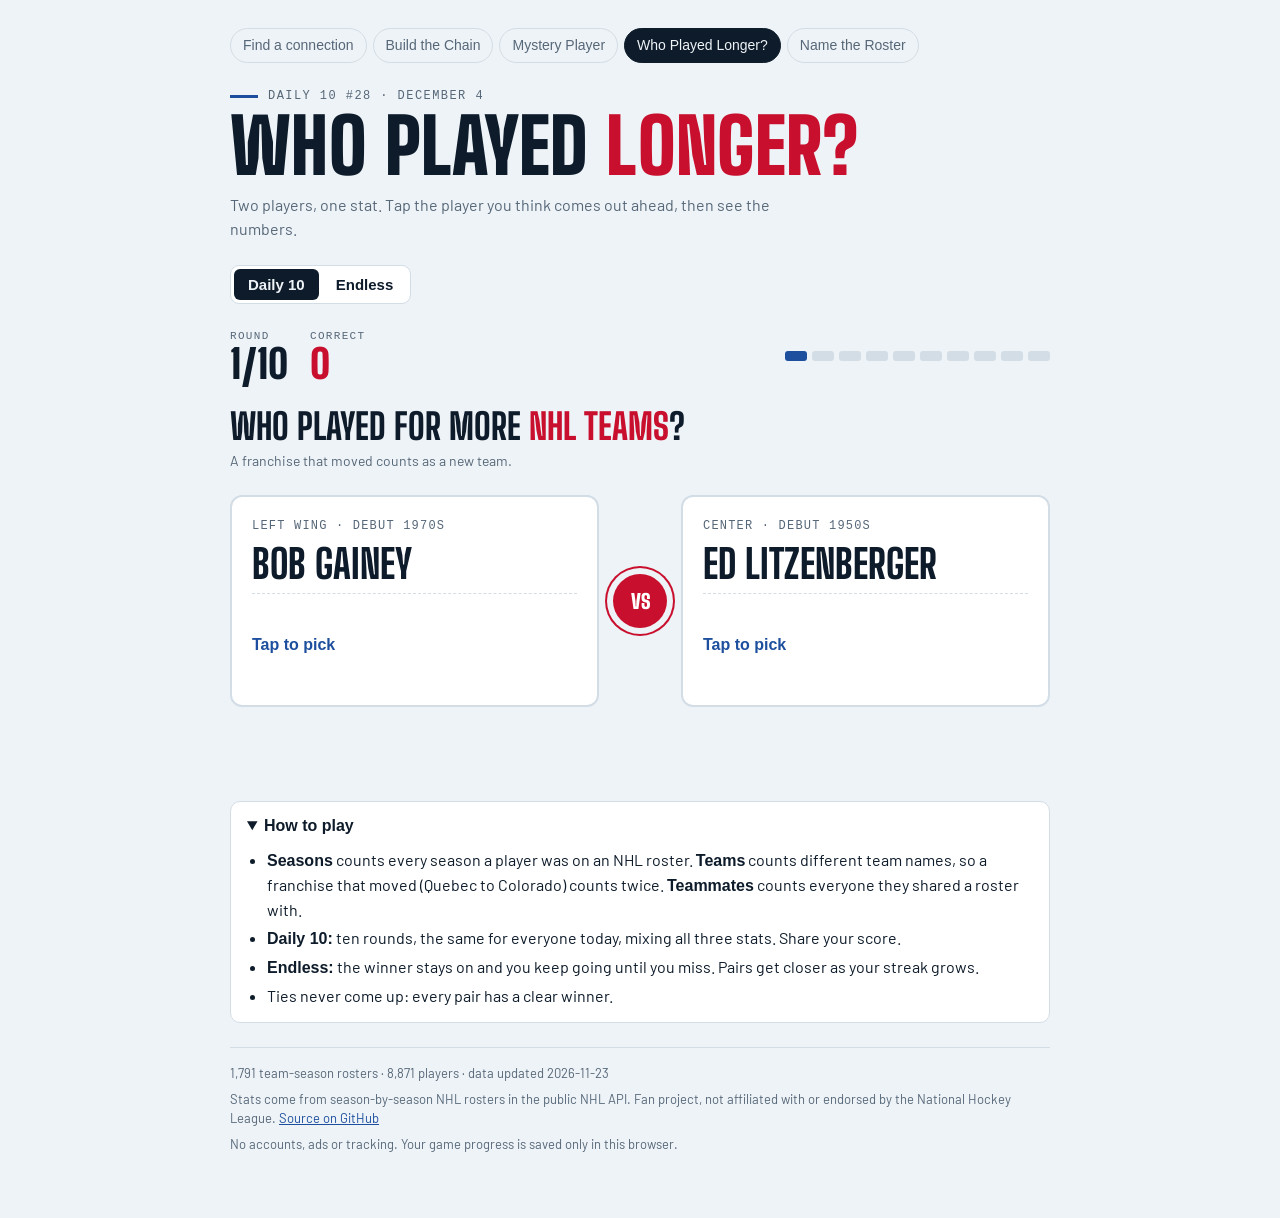
<file: docs/longer.html>
<!doctype html>
<html lang="en">
<head>
<meta charset="utf-8">
<script>document.documentElement.classList.add("loading");setTimeout(function () { document.documentElement.classList.remove("loading"); }, 8000);</script>
<meta name="viewport" content="width=device-width, initial-scale=1, viewport-fit=cover">
<meta name="description" content="Two NHL players, one stat: pick who played more seasons, for more teams, or with more teammates.">
<link rel="icon" href="data:image/svg+xml,%3Csvg xmlns='http://www.w3.org/2000/svg' viewBox='0 0 64 64'%3E%3Ccircle cx='32' cy='32' r='30' fill='%23c8102e'/%3E%3Crect x='29' y='4' width='6' height='56' fill='%23fff'/%3E%3Ccircle cx='32' cy='32' r='10' fill='none' stroke='%23fff' stroke-width='5'/%3E%3C/svg%3E">
<link rel="canonical" href="https://mavericktorchia-cpu.github.io/a-cool-little-program-for-NHL-player-connections-/longer.html">
<meta property="og:type" content="website">
<meta property="og:title" content="Who Played Longer?">
<meta property="og:description" content="Two NHL players, one stat: pick who played more seasons, for more teams, or with more teammates.">
<meta property="og:url" content="https://mavericktorchia-cpu.github.io/a-cool-little-program-for-NHL-player-connections-/longer.html">
<meta property="og:image" content="https://mavericktorchia-cpu.github.io/a-cool-little-program-for-NHL-player-connections-/og.png">
<meta property="og:image:width" content="1200">
<meta property="og:image:height" content="630">
<meta name="twitter:card" content="summary_large_image">
<meta name="twitter:title" content="Who Played Longer?">
<meta name="twitter:description" content="Two NHL players, one stat: pick who played more seasons, for more teams, or with more teammates.">
<meta name="twitter:image" content="https://mavericktorchia-cpu.github.io/a-cool-little-program-for-NHL-player-connections-/og.png">
<link rel="manifest" href="manifest.webmanifest">
<link rel="apple-touch-icon" href="icons/apple-touch-icon.png">
<meta name="apple-mobile-web-app-title" content="NHL Connections">
<meta name="theme-color" content="#eef3f7" media="(prefers-color-scheme: light)">
<meta name="theme-color" content="#0a131e" media="(prefers-color-scheme: dark)">
<link rel="preload" href="fonts/big-shoulders-display.woff2" as="font" type="font/woff2" crossorigin>
<link rel="preload" href="fonts/barlow-400.woff2" as="font" type="font/woff2" crossorigin>
<title>Who Played Longer?</title>
<meta name="claude:viewport-fit-sides" content="cover">
<style>
/* Shared look for every page: rink colors, type, page links, buttons, results and footer.
   Each page adds its own layout on top. */
/* Fonts are hosted with the site (web/fonts). "optional" means: use them if they're ready for the
   first paint (they're preloaded, and cached after one visit), otherwise keep the fallback rather
   than swapping later and shifting the page. */
@font-face { font-family: "Big Shoulders Display"; font-style: normal; font-weight: 700 900; font-display: optional; src: url(fonts/big-shoulders-display.woff2) format("woff2"); }
@font-face { font-family: "Barlow"; font-style: normal; font-weight: 400; font-display: optional; src: url(fonts/barlow-400.woff2) format("woff2"); }
@font-face { font-family: "Barlow"; font-style: normal; font-weight: 500; font-display: optional; src: url(fonts/barlow-500.woff2) format("woff2"); }
@font-face { font-family: "Barlow"; font-style: normal; font-weight: 600; font-display: optional; src: url(fonts/barlow-600.woff2) format("woff2"); }
@font-face { font-family: "IBM Plex Mono"; font-style: normal; font-weight: 400; font-display: optional; src: url(fonts/ibm-plex-mono-400.woff2) format("woff2"); }
@font-face { font-family: "IBM Plex Mono"; font-style: normal; font-weight: 500; font-display: optional; src: url(fonts/ibm-plex-mono-500.woff2) format("woff2"); }

:root {
  --ice: #eef3f7;
  --boards: #ffffff;
  --ink: #0d1b2a;
  --muted: #566778;
  --rule: #d3dde6;
  --red: #c8102e;
  --blue: #1d4f9e;
  --blue-wash: #e3ecf8;
  --good: #1d7a46;
  --good-wash: #e2f3e8;
  --bad-wash: #fbe5e8;
  --display: "Big Shoulders Display", "Arial Narrow", "Helvetica Neue", Arial, sans-serif;
  --body: "Barlow", "Helvetica Neue", Arial, sans-serif;
  --mono: "IBM Plex Mono", ui-monospace, "SFMono-Regular", Menlo, monospace;
}
@media (prefers-color-scheme: dark) {
  :root:not([data-theme="light"]) {
    --ice: #0a131e; --boards: #111d2b; --ink: #e6edf4; --muted: #8b9db0; --rule: #223349;
    --red: #ff4b5c; --blue: #79a6ff; --blue-wash: #172a45; --good: #5fd08f; --good-wash: #12301f; --bad-wash: #3a1820;
    color-scheme: dark;
  }
}
:root[data-theme="dark"] {
  --ice: #0a131e; --boards: #111d2b; --ink: #e6edf4; --muted: #8b9db0; --rule: #223349;
  --red: #ff4b5c; --blue: #79a6ff; --blue-wash: #172a45; --good: #5fd08f; --good-wash: #12301f; --bad-wash: #3a1820;
  color-scheme: dark;
}

* { box-sizing: border-box; }
[hidden] { display: none !important; }
html, body { background: var(--ice); }
body {
  margin: 0;
  color: var(--ink);
  font-family: var(--body);
  font-size: 16px;
  line-height: 1.5;
  padding-left: max(16px, env(safe-area-inset-left, 0px));
  padding-right: max(16px, env(safe-area-inset-right, 0px));
  -webkit-text-size-adjust: 100%;
}
.wrap { max-width: 760px; margin: 0 auto; padding-block: 28px 64px; display: grid; gap: 24px; }
.sr { position: absolute; width: 1px; height: 1px; overflow: hidden; clip: rect(0 0 0 0); white-space: nowrap; }

/* ---------- page links ---------- */
nav.site { display: flex; gap: 6px; flex-wrap: wrap; font-size: 14px; }
nav.site a {
  color: var(--muted); text-decoration: none; padding: 6px 12px; border-radius: 999px; border: 1px solid var(--rule); font-weight: 500;
  display: inline-flex; align-items: center; gap: 6px;
}
nav.site a[aria-current="page"] { background: var(--ink); color: var(--ice); border-color: var(--ink); }
nav.site a:hover { border-color: var(--blue); }
nav.site a.done::after {
  content: "✓"; display: inline-grid; place-items: center; width: 17px; height: 17px; border-radius: 50%;
  background: var(--good); color: #fff; font-size: 11px; font-weight: 700;
}

/* ---------- headings ---------- */
header { display: grid; gap: 6px; }
.eyebrow {
  font-family: var(--mono); font-size: 12px; letter-spacing: .12em; text-transform: uppercase; color: var(--muted);
  display: flex; align-items: center; gap: 10px;
}
.eyebrow::before { content: ""; width: 28px; height: 3px; background: var(--blue); flex: none; }
h1 {
  font-family: var(--display); font-weight: 900; font-size: clamp(44px, 9vw, 76px);
  line-height: .92; margin: 0; letter-spacing: .005em; text-transform: uppercase; text-wrap: balance;
}
h1 span { color: var(--red); }
.lede { margin: 6px 0 0; color: var(--muted); max-width: 62ch; }

/* ---------- controls ---------- */
button, select {
  font: 600 15px/1 var(--body); border-radius: 8px; cursor: pointer; border: 1px solid var(--rule);
  background: var(--boards); color: var(--ink); padding: 11px 15px;
}
button:hover:not(:disabled), select:hover { border-color: var(--blue); }
button:focus-visible, a:focus-visible, select:focus-visible, summary:focus-visible { outline: 2px solid var(--blue); outline-offset: 2px; }
button:disabled { opacity: .45; cursor: default; }
.primary {
  background: var(--red); border-color: var(--red); color: #fff; font-family: var(--display);
  font-weight: 800; font-size: 19px; letter-spacing: .06em; text-transform: uppercase;
}
.primary:hover:not(:disabled) { filter: brightness(1.08); border-color: var(--red); }
.modes { display: flex; flex-wrap: wrap; gap: 10px; align-items: center; justify-content: space-between; }
.seg { display: inline-flex; flex-wrap: wrap; border: 1px solid var(--rule); border-radius: 9px; padding: 3px; background: var(--boards); gap: 3px; }
.seg button { border: 0; padding: 8px 14px; border-radius: 6px; background: transparent; font-weight: 600; }
.seg button[aria-pressed="true"] { background: var(--ink); color: var(--ice); }
.tools { display: flex; gap: 8px; flex-wrap: wrap; }
.tools button { padding: 9px 13px; font-size: 14px; font-weight: 500; }
.tools .primary { font-size: 17px; }
.record { font-family: var(--mono); font-size: 12.5px; color: var(--muted); display: flex; gap: 14px; flex-wrap: wrap; }
.record b { color: var(--ink); font-weight: 500; }

input[type="text"] {
  width: 100%; font: 600 18px/1.2 var(--body); color: var(--ink); background: var(--ice);
  border: 1px solid var(--rule); border-radius: 8px; padding: 12px 14px;
}
input[type="text"]:focus { outline: 2px solid var(--blue); outline-offset: 1px; border-color: transparent; }

/* ---------- player suggestions ---------- */
.field { position: relative; min-width: 0; }
.listbox {
  position: absolute; top: calc(100% + 4px); left: 0; right: 0; z-index: 5; margin: 0; padding: 4px; list-style: none;
  background: var(--boards); border: 1px solid var(--rule); border-radius: 8px; box-shadow: 0 12px 28px rgb(0 0 0 / .18);
  max-height: 320px; overflow-y: auto;
}
.listbox li { padding: 8px 10px; border-radius: 6px; cursor: pointer; display: grid; gap: 1px; }
.listbox li[aria-selected="true"], .listbox li:hover { background: var(--blue-wash); }
.listbox .n { font-weight: 600; }
.listbox .m { font-family: var(--mono); font-size: 12px; color: var(--muted); }
.listbox .empty { color: var(--muted); cursor: default; }

.chip {
  font-family: var(--mono); font-size: 12.5px; font-weight: 500; color: var(--blue); background: var(--blue-wash);
  border-radius: 5px; padding: 3px 8px; white-space: nowrap;
}
.feedback { margin: 0; font-weight: 600; min-height: 1.5em; }
.feedback.ok { color: var(--good); }
.feedback.bad { color: var(--red); }
.feedback.hint, .feedback.near { color: var(--blue); }

/* ---------- results ---------- */
.result { background: var(--boards); border: 2px solid var(--ink); border-radius: 12px; padding: 18px; display: grid; gap: 14px; }
.verdict { display: flex; align-items: center; gap: 18px; flex-wrap: wrap; }
.big { font-family: var(--display); font-weight: 900; font-size: 84px; line-height: .8; color: var(--red); font-variant-numeric: tabular-nums; }
.verdict h2 { font-family: var(--display); font-weight: 800; font-size: 30px; text-transform: uppercase; margin: 0; line-height: 1; }
.verdict p { margin: 4px 0 0; color: var(--muted); }
.result h3 { font-size: 14px; margin: 4px 0 0; font-family: var(--mono); letter-spacing: .1em; text-transform: uppercase; color: var(--muted); font-weight: 500; }
.share-box {
  font-family: var(--mono); font-size: 13px; white-space: pre-wrap; background: var(--ice); border-radius: 8px; padding: 10px 12px; margin: 0;
  user-select: all; overflow-wrap: anywhere;
}
.countdown { font-family: var(--mono); font-size: 13px; color: var(--muted); }

details.how { background: var(--boards); border: 1px solid var(--rule); border-radius: 10px; padding: 12px 16px; }
details.how summary { cursor: pointer; font-weight: 600; }
details.how ul { margin: 10px 0 2px; padding-left: 20px; display: grid; gap: 4px; }

footer { font-size: 13px; color: var(--muted); border-top: 1px solid var(--rule); padding-top: 16px; display: grid; gap: 6px; }
footer a { color: var(--blue); }

@media (prefers-reduced-motion: no-preference) {
  .shake { animation: shake .3s; }
  @keyframes shake { 25% { transform: translateX(-5px); } 75% { transform: translateX(5px); } }
}

/* ---------- results history ---------- */
.dist { display: grid; gap: 5px; }
.dist:empty { display: none; }
.dist-row { display: grid; grid-template-columns: 92px 1fr 32px; gap: 8px; align-items: center; font-size: 13px; }
.dist-label { color: var(--muted); font-family: var(--mono); font-size: 12px; }
.dist-track { height: 16px; background: var(--ice); border-radius: 4px; overflow: hidden; }
.dist-bar { display: block; height: 100%; background: var(--muted); border-radius: 4px; }
.dist-row.today .dist-bar { background: var(--good); }
.dist-row.today .dist-label { color: var(--ink); font-weight: 600; }
.dist-n { font-family: var(--mono); font-size: 12px; text-align: right; font-variant-numeric: tabular-nums; }

/* Until the page's script has filled in the game, keep everything below the heading invisible
   (its space is still reserved) so nothing visibly jumps. A timer in <head> lifts this after 8 s
   in case a script fails. */
html.loading .wrap > :not(nav):not(header) { visibility: hidden; }
</style>
<style>
/* Layout: a faceoff. Two player cards meet at a center dot; the question sits above, the score below. */
.wrap { max-width: 820px; margin: 0 auto; padding-block: 28px 64px; display: grid; gap: 24px; }
.lede { margin: 6px 0 0; color: var(--muted); max-width: 62ch; }
.opts { display: flex; gap: 8px; flex-wrap: wrap; align-items: center; }

/* ---------- scoreboard ---------- */
.board { display: flex; gap: 10px; flex-wrap: wrap; align-items: center; justify-content: space-between; }
.score { display: flex; gap: 22px; flex-wrap: wrap; }
.score div { display: grid; }
.score .k { font-family: var(--mono); font-size: 11px; letter-spacing: .12em; text-transform: uppercase; color: var(--muted); }
.score .v { font-family: var(--display); font-weight: 900; font-size: 40px; line-height: 1; font-variant-numeric: tabular-nums; }
.score .v.hot { color: var(--red); }
.dots { display: flex; gap: 5px; }
.dots i { width: 22px; height: 10px; border-radius: 3px; background: var(--rule); }
.dots i.cur { background: var(--blue); }
.dots i.yes { background: var(--good); }
.dots i.no { background: var(--red); }

.question {
  font-family: var(--display); font-weight: 800; font-size: clamp(26px, 5vw, 36px); line-height: 1.05;
  text-transform: uppercase; margin: 0; text-wrap: balance;
}
.question span { color: var(--red); }
.qnote { margin: 4px 0 0; color: var(--muted); font-size: 14px; }

/* ---------- faceoff ---------- */
.faceoff { display: grid; grid-template-columns: 1fr auto 1fr; gap: 14px; align-items: stretch; }
@media (max-width: 600px) { .faceoff { grid-template-columns: 1fr; } .vs { justify-self: center; } }
.vs {
  align-self: center; width: 54px; height: 54px; border-radius: 50%; display: grid; place-items: center;
  background: var(--red); color: #fff; font-family: var(--display); font-weight: 900; font-size: 20px;
  box-shadow: 0 0 0 6px var(--ice), 0 0 0 8px var(--red);
}
.pcard {
  text-align: left; display: grid; gap: 10px; align-content: start; padding: 20px; border-radius: 12px;
  border: 2px solid var(--rule); background: var(--boards); color: var(--ink); min-width: 0; font: inherit; cursor: pointer;
  transition: border-color .15s, transform .15s;
}
.pcard:hover:not(:disabled) { border-color: var(--blue); transform: translateY(-2px); }
.pcard:disabled { cursor: default; opacity: 1; }
.pcard .pos { font-family: var(--mono); font-size: 12px; letter-spacing: .1em; text-transform: uppercase; color: var(--muted); }
.pcard .nm { font-family: var(--display); font-weight: 800; font-size: clamp(30px, 5vw, 40px); line-height: .95; text-transform: uppercase; overflow-wrap: anywhere; }
.pcard .stat { display: grid; gap: 2px; border-top: 1px dashed var(--rule); padding-top: 10px; min-height: 92px; }
.pcard .num { font-family: var(--display); font-weight: 900; font-size: 56px; line-height: .9; font-variant-numeric: tabular-nums; }
.pcard .unit { font-family: var(--mono); font-size: 12px; color: var(--muted); }
.pcard .tap { font-weight: 600; color: var(--blue); align-self: center; }
.pcard .detail { font-family: var(--mono); font-size: 12px; color: var(--muted); overflow-wrap: anywhere; }
.pcard.win { border-color: var(--good); background: var(--good-wash); }
.pcard.win .num { color: var(--good); }
.pcard.lose .num { color: var(--muted); }
.pcard.picked.lose { border-color: var(--red); background: var(--bad-wash); }
.pcard .tag { font-family: var(--mono); font-size: 11px; letter-spacing: .1em; text-transform: uppercase; font-weight: 500; }
.pcard.win .tag { color: var(--good); }
.pcard.picked.lose .tag { color: var(--red); }

.after { display: flex; gap: 12px; align-items: center; flex-wrap: wrap; min-height: 46px; }

/* ---------- result ---------- */
.result { background: var(--boards); border: 2px solid var(--ink); border-radius: 12px; padding: 18px; display: grid; gap: 14px; }
.verdict { display: flex; align-items: center; gap: 18px; flex-wrap: wrap; }
.big { font-family: var(--display); font-weight: 900; font-size: 84px; line-height: .8; color: var(--red); font-variant-numeric: tabular-nums; }
.verdict p { margin: 4px 0 0; color: var(--muted); }
.tools { display: flex; gap: 8px; flex-wrap: wrap; }
@media (prefers-reduced-motion: no-preference) {
  .pcard.enter { animation: slide .3s ease-out both; }
  @keyframes slide { from { transform: translateX(14px); opacity: .3; } to { transform: none; opacity: 1; } }
}
</style>

</head>
<body>
<div class="wrap">
  <nav class="site" aria-label="Pages">
    <a href="index.html">Find a connection</a>
    <a href="chain.html" data-game="chain">Build the Chain</a>
    <a href="mystery.html" data-game="mystery">Mystery Player</a>
    <a href="longer.html" data-game="longer" aria-current="page">Who Played Longer?</a>
    <a href="roster.html" data-game="roster">Name the Roster</a>
  </nav>

  <header>
    <div class="eyebrow" id="eyebrow">Daily 10</div>
    <h1>Who Played <span>Longer?</span></h1>
    <p class="lede">Two players, one stat. Tap the player you think comes out ahead, then see the numbers.</p>
  </header>

  <div class="modes">
    <div class="seg" role="group" aria-label="Mode">
      <button type="button" id="mode-daily" aria-pressed="true">Daily 10</button>
      <button type="button" id="mode-endless" aria-pressed="false">Endless</button>
    </div>
    <div class="opts" id="endless-opts" hidden>
      <div class="seg" role="group" aria-label="Stat">
        <button type="button" data-stat="seasons" aria-pressed="true">Seasons</button>
        <button type="button" data-stat="teams" aria-pressed="false">Teams</button>
        <button type="button" data-stat="mates" aria-pressed="false">Teammates</button>
        <button type="button" data-stat="mixed" aria-pressed="false">Mixed</button>
      </div>
    </div>
  </div>

  <div class="board">
    <div class="score" id="score"></div>
    <div class="dots" id="dots" aria-hidden="true"></div>
  </div>

  <div>
    <h2 class="question" id="question"></h2>
    <p class="qnote" id="qnote"></p>
  </div>

  <section class="faceoff" aria-label="Pick a player">
    <button type="button" class="pcard" id="card-0"></button>
    <div class="vs" aria-hidden="true">VS</div>
    <button type="button" class="pcard" id="card-1"></button>
  </section>

  <div class="after">
    <p class="feedback" id="feedback" aria-live="polite"></p>
    <button type="button" class="primary" id="next" hidden>Next</button>
  </div>

  <section class="result" id="result" hidden aria-live="polite"></section>

  <details class="how" id="how">
    <summary>How to play</summary>
    <ul>
      <li><b>Seasons</b> counts every season a player was on an NHL roster. <b>Teams</b> counts different team names, so a franchise that moved (Quebec to Colorado) counts twice. <b>Teammates</b> counts everyone they shared a roster with.</li>
      <li><b>Daily 10:</b> ten rounds, the same for everyone today, mixing all three stats. Share your score.</li>
      <li><b>Endless:</b> the winner stays on and you keep going until you miss. Pairs get closer as your streak grows.</li>
      <li>Ties never come up: every pair has a clear winner.</li>
    </ul>
  </details>

  <footer>
    <div id="stats"></div>
    <div>Stats come from season-by-season NHL rosters in the public NHL API. Fan project, not affiliated with or endorsed by the National Hockey League. <a href="https://github.com/mavericktorchia-cpu/a-cool-little-program-for-NHL-player-connections-">Source on GitHub</a></div>
    <div>No accounts, ads or tracking. Your game progress is saved only in this browser.</div>
  </footer>
</div>

<script src="data.js?v=325ec737b7"></script>
<script src="common.js?v=325ec737b7"></script>
<script>
const SITE = SITE_ROOT + "longer.html";
const FIRST_DAY = Date.UTC(2026, 10, 7); // daily #1
const ROUNDS = 10;

/* ---------- stats ---------- */
const memo = {};
const STATS = {
  seasons: {
    q: 'Who spent more <span>seasons</span> on NHL rosters?', unit: n => n === 1 ? "season" : "seasons",
    note: "Every season on a team's roster counts, even partial ones.",
    of: i => new Set(P[i].stints.map(season)).size, gaps: [5, 3, 1],
  },
  teams: {
    q: 'Who played for more <span>NHL teams</span>?', unit: n => n === 1 ? "team" : "teams",
    note: "A franchise that moved counts as a new team.",
    of: i => new Set(P[i].stints.map(team)).size, gaps: [3, 2, 1],
  },
  mates: {
    q: 'Who had more <span>different teammates</span>?', unit: n => n === 1 ? "teammate" : "teammates",
    note: "Everyone they ever shared a season roster with.",
    of: i => { const s = new Set(); for (const st of P[i].stints) for (const o of R[st]) if (o !== i) s.add(o); return s.size; },
    gaps: [150, 60, 10],
  },
};
const value = (stat, i) => ((memo[stat] ||= new Map()).has(i) ? memo[stat].get(i) : memo[stat].set(i, STATS[stat].of(i)).get(i));
function detail(i) {
  const p = P[i];
  const first = season(p.stints[0]).slice(0, 4), last = season(p.stints[p.stints.length - 1]).slice(4);
  return `${first}–${last} · ${[...new Set(p.stints.map(team))].join("/")}`;
}
const debutDecade = i => Math.floor(+season(P[i].stints[0]).slice(0, 4) / 10) * 10;

/* ---------- pools ---------- */
// Daily rounds use only players whose last season is before CUTOFF (see common.js), so their
// numbers never change and a day's answers stay the same after weekly roster updates.
const lastSeason = i => +season(P[i].stints[P[i].stints.length - 1]);
const POOL_DAILY = P.map((p, i) => i).filter(i => p_ok(i) && lastSeason(i) < CUTOFF && seasonsOf(i) >= 10);
const POOL_ENDLESS = P.map((p, i) => i).filter(i => p_ok(i) && seasonsOf(i) >= 8);
function p_ok(i) { return P[i].stints.length > 0; }

// Find an opponent for `a` whose stat differs by at least `gap` (and never ties).
function opponent(rand, pool, stat, a, gap, avoid) {
  const va = value(stat, a);
  let fallback = null;
  for (let t = 0; t < 400; t++) {
    const b = pool[Math.floor(rand() * pool.length)];
    if (b === a || avoid.has(b)) continue;
    const d = Math.abs(value(stat, b) - va);
    if (d === 0) continue;
    if (d >= gap && d <= gap * 4) return b;
    if (!fallback || Math.abs(d - gap) < Math.abs(Math.abs(value(stat, fallback) - va) - gap)) fallback = b;
  }
  return fallback;
}
const gapFor = (stat, step) => STATS[stat].gaps[step < 3 ? 0 : step < 7 ? 1 : 2];

const dailyNo = puzzleNumber(FIRST_DAY);

function dailyRounds() {
  const rand = mulberry32(dateSeed * 104729 + 3);
  // Always 4 seasons rounds and 3 each of teams and teammates, shuffled.
  const order = ["seasons", "seasons", "seasons", "seasons", "teams", "teams", "teams", "mates", "mates", "mates"];
  for (let k = order.length - 1; k > 0; k--) { const j = Math.floor(rand() * (k + 1)); [order[k], order[j]] = [order[j], order[k]]; }
  const rounds = [], used = new Set();
  for (let k = 0; k < ROUNDS; k++) {
    const stat = order[k];
    let a;
    do { a = POOL_DAILY[Math.floor(rand() * POOL_DAILY.length)]; } while (used.has(a));
    used.add(a);
    const b = opponent(rand, POOL_DAILY, stat, a, gapFor(stat, k), used);
    used.add(b);
    rounds.push(rand() < 0.5 ? { stat, pair: [a, b] } : { stat, pair: [b, a] });
  }
  return rounds;
}

/* ---------- game ---------- */
let mode = "daily", endlessStat = "seasons";
let D; // daily: { rounds, k, answers:[bool] }
let E; // endless: { pair, stat, streak, over, seen:Set }
let answered = null; // index picked this round, or null

function current() {
  return mode === "daily" ? D.rounds[Math.min(D.k, ROUNDS - 1)] : { stat: E.stat, pair: E.pair };
}
function startDaily() {
  mode = "daily";
  D = { rounds: dailyRounds(), k: 0, answers: [] };
  const saved = store.get("longer-daily-" + dateKey);
  if (saved && Array.isArray(saved.answers)) { D.answers = saved.answers.slice(0, ROUNDS); D.k = D.answers.length; }
  answered = null;
  render();
}
function pickStat() { return endlessStat === "mixed" ? ["seasons", "teams", "mates"][Math.floor(Math.random() * 3)] : endlessStat; }
function startEndless() {
  mode = "endless";
  const stat = pickStat();
  const a = POOL_ENDLESS[Math.floor(Math.random() * POOL_ENDLESS.length)];
  const seen = new Set([a]);
  const b = opponent(Math.random, POOL_ENDLESS, stat, a, gapFor(stat, 0), seen);
  seen.add(b);
  E = { pair: [a, b], stat, streak: 0, over: false, seen };
  answered = null;
  render();
}

function choose(side) {
  if (answered !== null) return;
  if (mode === "daily" && D.k >= ROUNDS) return;
  if (mode === "endless" && E.over) return;
  const { stat, pair } = current();
  const v0 = value(stat, pair[0]), v1 = value(stat, pair[1]);
  const winner = v0 > v1 ? 0 : 1;
  const right = side === winner;
  answered = side;
  const w = P[pair[winner]].name, l = P[pair[1 - winner]].name;
  if (mode === "daily") {
    D.answers.push(right);
    store.set("longer-daily-" + dateKey, { answers: D.answers });
    if (D.answers.length === ROUNDS) {
      const hist = store.get("longer-history") || {};
      hist[dateKey] = { right: D.answers.filter(Boolean).length };
      store.set("longer-history", hist);
    }
  } else if (right) {
    E.streak++;
    const best = store.get("longer-best-" + endlessStat) || 0;
    if (E.streak > best) store.set("longer-best-" + endlessStat, E.streak);
  } else E.over = true;
  say(right ? `Correct! ${w} wins.` : `No. ${w} beats ${l}.`, right ? "ok" : "bad");
  render();
}
function next() {
  if (mode === "daily") { D.k++; answered = null; say(""); render(); return; }
  if (E.over) { startEndless(); say(""); return; }
  // The winner stays on; a new challenger steps in.
  const { stat, pair } = current();
  const winner = value(stat, pair[0]) > value(stat, pair[1]) ? pair[0] : pair[1];
  const nextStat = pickStat();
  const challenger = opponent(Math.random, POOL_ENDLESS, nextStat, winner, gapFor(nextStat, E.streak), E.seen);
  E.seen.add(challenger);
  E.pair = [winner, challenger]; E.stat = nextStat;
  answered = null; say(""); render(true);
}
function say(msg, kind = "") { const f = $("feedback"); f.textContent = msg; f.className = "feedback " + kind; }

/* ---------- rendering ---------- */
function render(slide) {
  const daily = mode === "daily";
  const finished = daily && D.k >= ROUNDS;
  $("mode-daily").setAttribute("aria-pressed", daily);
  $("mode-endless").setAttribute("aria-pressed", !daily);
  $("endless-opts").hidden = daily;
  $("eyebrow").textContent = daily
    ? `Daily 10 #${dailyNo} · ${today.toLocaleDateString(undefined, { month: "long", day: "numeric" })}`
    : `Endless · ${endlessStat === "mixed" ? "mixed stats" : endlessStat === "mates" ? "teammates" : endlessStat}`;

  // scoreboard
  if (daily) {
    const right = D.answers.filter(Boolean).length;
    $("score").innerHTML = `<div><span class="k">Round</span><span class="v">${Math.min(D.k + 1, ROUNDS)}/${ROUNDS}</span></div><div><span class="k">Correct</span><span class="v hot">${right}</span></div>`;
    $("dots").innerHTML = Array.from({ length: ROUNDS }, (_, k) =>
      `<i class="${k < D.answers.length ? (D.answers[k] ? "yes" : "no") : k === D.k ? "cur" : ""}"></i>`).join("");
  } else {
    const best = store.get("longer-best-" + endlessStat) || 0;
    $("score").innerHTML = `<div><span class="k">Streak</span><span class="v hot">${E.streak}</span></div><div><span class="k">Best</span><span class="v">${best}</span></div>`;
    $("dots").innerHTML = "";
  }

  const { stat, pair } = current();
  const S = STATS[stat];
  $("question").innerHTML = S.q;
  $("qnote").textContent = S.note;

  // A finished daily shows its last round as it was answered.
  const reveal = answered !== null || finished;
  const v = pair.map(i => value(stat, i));
  const winner = v[0] > v[1] ? 0 : 1;
  pair.forEach((pi, side) => {
    const c = $("card-" + side);
    c.disabled = reveal;
    c.className = "pcard" + (slide && side === 1 ? " enter" : "")
      + (reveal ? (side === winner ? " win" : " lose") : "") + (answered === side ? " picked" : "");
    c.innerHTML = '<span class="pos"></span><span class="nm"></span><span class="stat"></span>';
    c.querySelector(".pos").textContent = `${posLong[P[pi].pos] || "Player"} · debut ${debutDecade(pi)}s`;
    c.querySelector(".nm").textContent = P[pi].name;
    const st = c.querySelector(".stat");
    if (reveal) {
      st.innerHTML = '<span class="tag"></span><span class="num"></span><span class="unit"></span><span class="detail"></span>';
      st.querySelector(".tag").textContent = side === winner ? "Winner" : answered === side ? "Your pick" : "";
      st.querySelector(".num").textContent = v[side].toLocaleString();
      st.querySelector(".unit").textContent = S.unit(v[side]);
      st.querySelector(".detail").textContent = detail(pi);
    } else {
      st.innerHTML = '<span class="tap">Tap to pick</span>';
    }

  });

  const nb = $("next");
  nb.hidden = !(answered !== null) || finished;
  if (daily) nb.textContent = D.k === ROUNDS - 1 ? "See score" : "Next round";
  else nb.textContent = E.over ? "Play again" : "Next";
  if (daily && D.k === ROUNDS - 1 && answered !== null) nb.hidden = false;
  if (!nb.hidden) nb.focus({ preventScroll: true });

  renderResult();
}

function shareText() {
  const right = D.answers.filter(Boolean).length;
  return `Who Played Longer? #${dailyNo}\n${D.answers.map(a => a ? "🟩" : "🟥").join("")} ${right}/${ROUNDS}\n${SITE}`;
}
function renderResult() {
  const box = $("result");
  const show = (mode === "daily" && D.k >= ROUNDS) || (mode === "endless" && E.over);
  box.hidden = !show;
  if (!show) return;
  if (mode === "daily") {
    const right = D.answers.filter(Boolean).length;
    const title = right === ROUNDS ? "Perfect 10" : right >= 8 ? "Hall of Famer" : right >= 6 ? "Solid shift" : right >= 4 ? "Fourth line" : "Healthy scratch";
    box.innerHTML = `
      <div class="verdict"><div class="big">${right}/${ROUNDS}</div><div><h2></h2><p>Come back tomorrow for a new Daily 10, or keep going in Endless.</p></div></div>
      <div><h3>Share your result</h3></div>
      <pre class="share-box" id="share-text"></pre>
      <div class="tools"><button type="button" class="primary" id="copy">Copy result</button><button type="button" id="go-endless">Play Endless</button></div>
    <p class="countdown"></p>`;
    box.querySelector("h2").textContent = title;
    box.querySelector("#share-text").textContent = shareText();
  const cd = box.querySelector(".countdown");
  if (mode === "daily") { startCountdown(cd); cd.before(historyChart("longer")); } else cd.remove();
    const copyBtn = box.querySelector("#copy");
  copyBtn.dataset.label = "Copy result";
  prepareShare(copyBtn);
  copyBtn.addEventListener("click", () => copyText(copyBtn, shareText(), box.querySelector("#share-text")));
    box.querySelector("#go-endless").addEventListener("click", () => { say(""); startEndless(); });
  } else {
    const best = store.get("longer-best-" + endlessStat) || 0;
    const isBest = E.streak > 0 && E.streak >= best;
    box.innerHTML = `<div class="verdict"><div class="big">${E.streak}</div><div><h2>${isBest ? "New best streak" : "Streak over"}</h2><p>Your best ${endlessStat === "mixed" ? "mixed" : endlessStat === "mates" ? "teammates" : endlessStat} streak is ${best}. Press Play again to start a new run.</p></div></div>`;
  }
}

/* ---------- controls ---------- */
$("card-0").addEventListener("click", () => choose(0));
$("card-1").addEventListener("click", () => choose(1));
$("next").addEventListener("click", next);
$("mode-daily").addEventListener("click", () => { say(""); startDaily(); });
$("mode-endless").addEventListener("click", () => { say(""); startEndless(); });
document.querySelectorAll("[data-stat]").forEach(b => b.addEventListener("click", () => {
  endlessStat = b.dataset.stat;
  document.querySelectorAll("[data-stat]").forEach(x => x.setAttribute("aria-pressed", x === b));
  say(""); startEndless();
}));
document.addEventListener("keydown", e => {
  if (e.target.closest("input, textarea")) return;
  if (e.key === "ArrowLeft" || e.key === "1") choose(0);
  if (e.key === "ArrowRight" || e.key === "2") choose(1);
});

if (firstVisit("longer")) { $("how").open = true; markSeen("longer"); }
location.hash === "#endless" ? startEndless() : startDaily();
</script>
<script>document.documentElement.classList.remove("loading");</script>

</body>
</html>
</file>
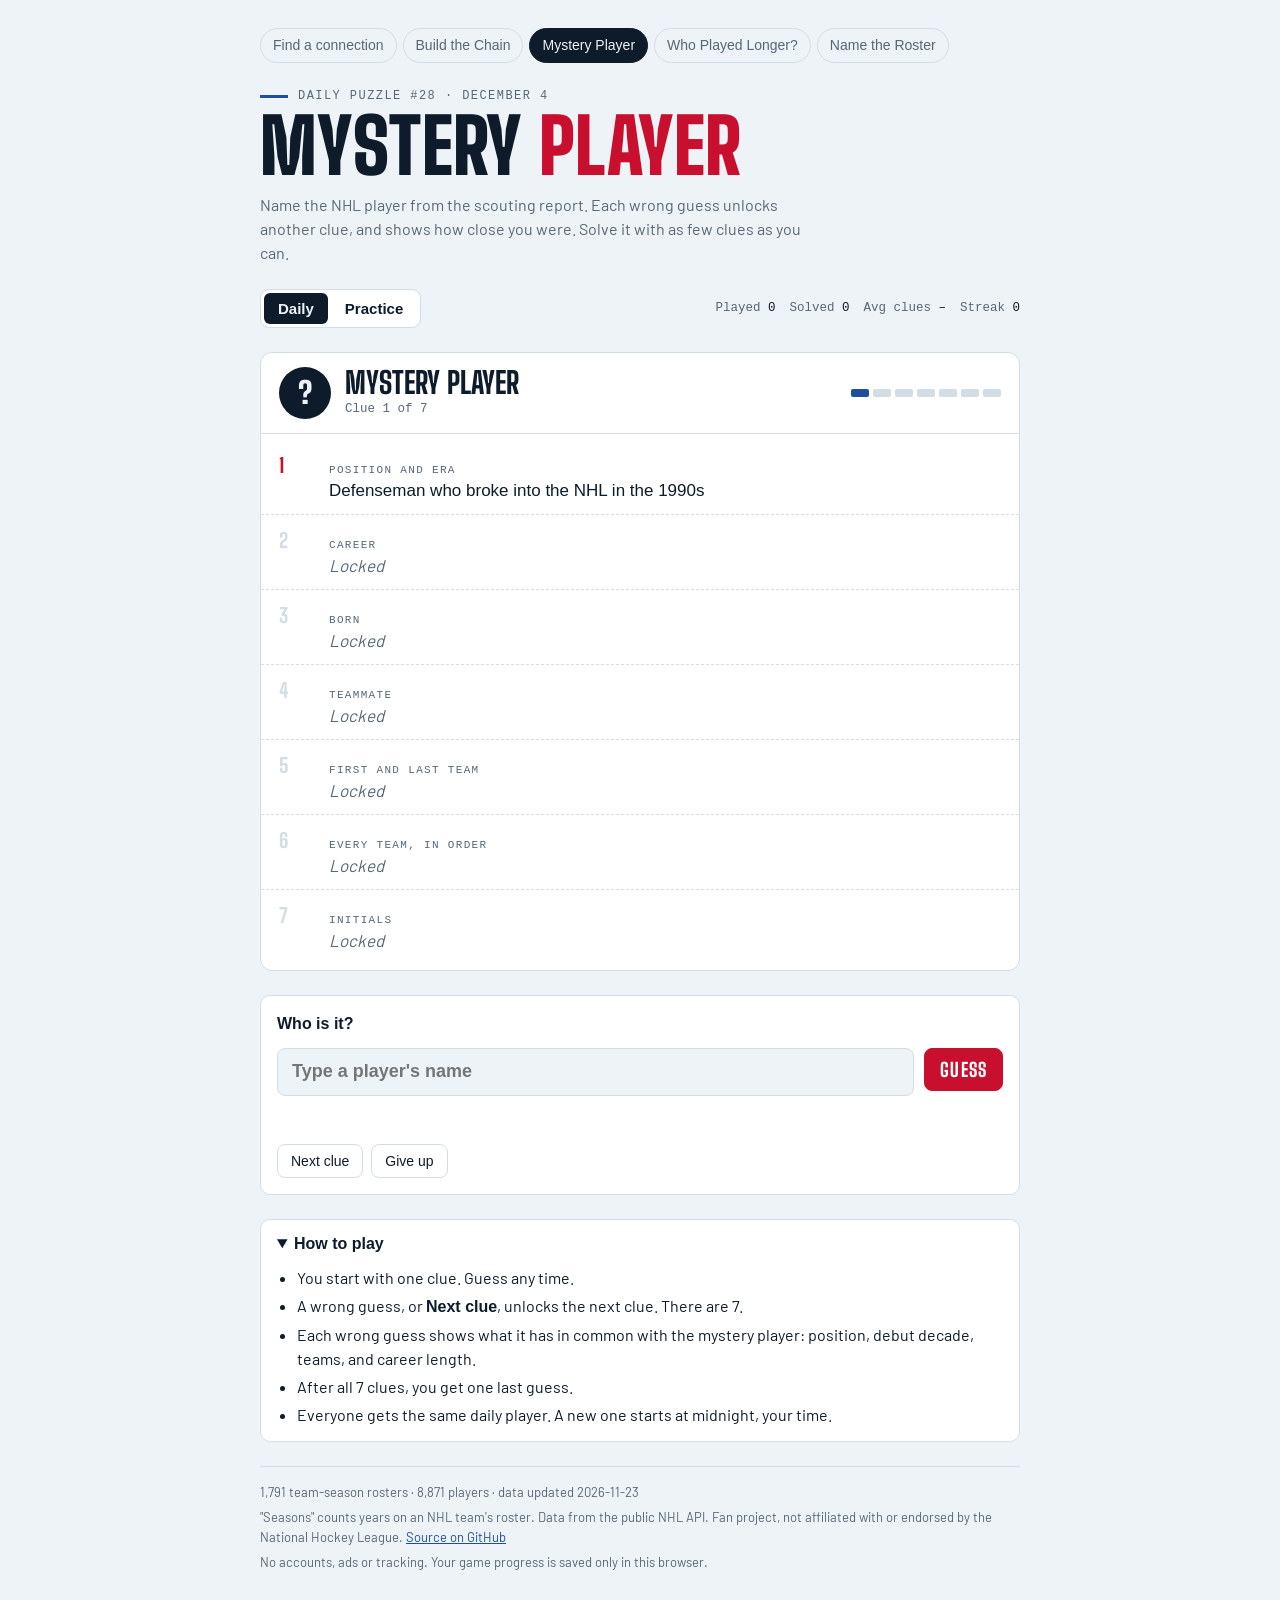
<file: docs/mystery.html>
<!doctype html>
<html lang="en">
<head>
<meta charset="utf-8">
<script>document.documentElement.classList.add("loading");setTimeout(function () { document.documentElement.classList.remove("loading"); }, 8000);</script>
<meta name="viewport" content="width=device-width, initial-scale=1, viewport-fit=cover">
<meta name="description" content="A daily NHL guessing game: name the mystery player from as few clues as you can.">
<link rel="icon" href="data:image/svg+xml,%3Csvg xmlns='http://www.w3.org/2000/svg' viewBox='0 0 64 64'%3E%3Ccircle cx='32' cy='32' r='30' fill='%23c8102e'/%3E%3Crect x='29' y='4' width='6' height='56' fill='%23fff'/%3E%3Ccircle cx='32' cy='32' r='10' fill='none' stroke='%23fff' stroke-width='5'/%3E%3C/svg%3E">
<link rel="canonical" href="https://mavericktorchia-cpu.github.io/a-cool-little-program-for-NHL-player-connections-/mystery.html">
<meta property="og:type" content="website">
<meta property="og:title" content="Mystery Player">
<meta property="og:description" content="A daily NHL guessing game: name the mystery player from as few clues as you can.">
<meta property="og:url" content="https://mavericktorchia-cpu.github.io/a-cool-little-program-for-NHL-player-connections-/mystery.html">
<meta property="og:image" content="https://mavericktorchia-cpu.github.io/a-cool-little-program-for-NHL-player-connections-/og.png">
<meta property="og:image:width" content="1200">
<meta property="og:image:height" content="630">
<meta name="twitter:card" content="summary_large_image">
<meta name="twitter:title" content="Mystery Player">
<meta name="twitter:description" content="A daily NHL guessing game: name the mystery player from as few clues as you can.">
<meta name="twitter:image" content="https://mavericktorchia-cpu.github.io/a-cool-little-program-for-NHL-player-connections-/og.png">
<link rel="manifest" href="manifest.webmanifest">
<link rel="apple-touch-icon" href="icons/apple-touch-icon.png">
<meta name="apple-mobile-web-app-title" content="NHL Connections">
<meta name="theme-color" content="#eef3f7" media="(prefers-color-scheme: light)">
<meta name="theme-color" content="#0a131e" media="(prefers-color-scheme: dark)">
<link rel="preload" href="fonts/big-shoulders-display.woff2" as="font" type="font/woff2" crossorigin>
<link rel="preload" href="fonts/barlow-400.woff2" as="font" type="font/woff2" crossorigin>
<title>Mystery Player</title>
<meta name="claude:viewport-fit-sides" content="cover">
<style>
/* Shared look for every page: rink colors, type, page links, buttons, results and footer.
   Each page adds its own layout on top. */
/* Fonts are hosted with the site (web/fonts). "optional" means: use them if they're ready for the
   first paint (they're preloaded, and cached after one visit), otherwise keep the fallback rather
   than swapping later and shifting the page. */
@font-face { font-family: "Big Shoulders Display"; font-style: normal; font-weight: 700 900; font-display: optional; src: url(fonts/big-shoulders-display.woff2) format("woff2"); }
@font-face { font-family: "Barlow"; font-style: normal; font-weight: 400; font-display: optional; src: url(fonts/barlow-400.woff2) format("woff2"); }
@font-face { font-family: "Barlow"; font-style: normal; font-weight: 500; font-display: optional; src: url(fonts/barlow-500.woff2) format("woff2"); }
@font-face { font-family: "Barlow"; font-style: normal; font-weight: 600; font-display: optional; src: url(fonts/barlow-600.woff2) format("woff2"); }
@font-face { font-family: "IBM Plex Mono"; font-style: normal; font-weight: 400; font-display: optional; src: url(fonts/ibm-plex-mono-400.woff2) format("woff2"); }
@font-face { font-family: "IBM Plex Mono"; font-style: normal; font-weight: 500; font-display: optional; src: url(fonts/ibm-plex-mono-500.woff2) format("woff2"); }

:root {
  --ice: #eef3f7;
  --boards: #ffffff;
  --ink: #0d1b2a;
  --muted: #566778;
  --rule: #d3dde6;
  --red: #c8102e;
  --blue: #1d4f9e;
  --blue-wash: #e3ecf8;
  --good: #1d7a46;
  --good-wash: #e2f3e8;
  --bad-wash: #fbe5e8;
  --display: "Big Shoulders Display", "Arial Narrow", "Helvetica Neue", Arial, sans-serif;
  --body: "Barlow", "Helvetica Neue", Arial, sans-serif;
  --mono: "IBM Plex Mono", ui-monospace, "SFMono-Regular", Menlo, monospace;
}
@media (prefers-color-scheme: dark) {
  :root:not([data-theme="light"]) {
    --ice: #0a131e; --boards: #111d2b; --ink: #e6edf4; --muted: #8b9db0; --rule: #223349;
    --red: #ff4b5c; --blue: #79a6ff; --blue-wash: #172a45; --good: #5fd08f; --good-wash: #12301f; --bad-wash: #3a1820;
    color-scheme: dark;
  }
}
:root[data-theme="dark"] {
  --ice: #0a131e; --boards: #111d2b; --ink: #e6edf4; --muted: #8b9db0; --rule: #223349;
  --red: #ff4b5c; --blue: #79a6ff; --blue-wash: #172a45; --good: #5fd08f; --good-wash: #12301f; --bad-wash: #3a1820;
  color-scheme: dark;
}

* { box-sizing: border-box; }
[hidden] { display: none !important; }
html, body { background: var(--ice); }
body {
  margin: 0;
  color: var(--ink);
  font-family: var(--body);
  font-size: 16px;
  line-height: 1.5;
  padding-left: max(16px, env(safe-area-inset-left, 0px));
  padding-right: max(16px, env(safe-area-inset-right, 0px));
  -webkit-text-size-adjust: 100%;
}
.wrap { max-width: 760px; margin: 0 auto; padding-block: 28px 64px; display: grid; gap: 24px; }
.sr { position: absolute; width: 1px; height: 1px; overflow: hidden; clip: rect(0 0 0 0); white-space: nowrap; }

/* ---------- page links ---------- */
nav.site { display: flex; gap: 6px; flex-wrap: wrap; font-size: 14px; }
nav.site a {
  color: var(--muted); text-decoration: none; padding: 6px 12px; border-radius: 999px; border: 1px solid var(--rule); font-weight: 500;
  display: inline-flex; align-items: center; gap: 6px;
}
nav.site a[aria-current="page"] { background: var(--ink); color: var(--ice); border-color: var(--ink); }
nav.site a:hover { border-color: var(--blue); }
nav.site a.done::after {
  content: "✓"; display: inline-grid; place-items: center; width: 17px; height: 17px; border-radius: 50%;
  background: var(--good); color: #fff; font-size: 11px; font-weight: 700;
}

/* ---------- headings ---------- */
header { display: grid; gap: 6px; }
.eyebrow {
  font-family: var(--mono); font-size: 12px; letter-spacing: .12em; text-transform: uppercase; color: var(--muted);
  display: flex; align-items: center; gap: 10px;
}
.eyebrow::before { content: ""; width: 28px; height: 3px; background: var(--blue); flex: none; }
h1 {
  font-family: var(--display); font-weight: 900; font-size: clamp(44px, 9vw, 76px);
  line-height: .92; margin: 0; letter-spacing: .005em; text-transform: uppercase; text-wrap: balance;
}
h1 span { color: var(--red); }
.lede { margin: 6px 0 0; color: var(--muted); max-width: 62ch; }

/* ---------- controls ---------- */
button, select {
  font: 600 15px/1 var(--body); border-radius: 8px; cursor: pointer; border: 1px solid var(--rule);
  background: var(--boards); color: var(--ink); padding: 11px 15px;
}
button:hover:not(:disabled), select:hover { border-color: var(--blue); }
button:focus-visible, a:focus-visible, select:focus-visible, summary:focus-visible { outline: 2px solid var(--blue); outline-offset: 2px; }
button:disabled { opacity: .45; cursor: default; }
.primary {
  background: var(--red); border-color: var(--red); color: #fff; font-family: var(--display);
  font-weight: 800; font-size: 19px; letter-spacing: .06em; text-transform: uppercase;
}
.primary:hover:not(:disabled) { filter: brightness(1.08); border-color: var(--red); }
.modes { display: flex; flex-wrap: wrap; gap: 10px; align-items: center; justify-content: space-between; }
.seg { display: inline-flex; flex-wrap: wrap; border: 1px solid var(--rule); border-radius: 9px; padding: 3px; background: var(--boards); gap: 3px; }
.seg button { border: 0; padding: 8px 14px; border-radius: 6px; background: transparent; font-weight: 600; }
.seg button[aria-pressed="true"] { background: var(--ink); color: var(--ice); }
.tools { display: flex; gap: 8px; flex-wrap: wrap; }
.tools button { padding: 9px 13px; font-size: 14px; font-weight: 500; }
.tools .primary { font-size: 17px; }
.record { font-family: var(--mono); font-size: 12.5px; color: var(--muted); display: flex; gap: 14px; flex-wrap: wrap; }
.record b { color: var(--ink); font-weight: 500; }

input[type="text"] {
  width: 100%; font: 600 18px/1.2 var(--body); color: var(--ink); background: var(--ice);
  border: 1px solid var(--rule); border-radius: 8px; padding: 12px 14px;
}
input[type="text"]:focus { outline: 2px solid var(--blue); outline-offset: 1px; border-color: transparent; }

/* ---------- player suggestions ---------- */
.field { position: relative; min-width: 0; }
.listbox {
  position: absolute; top: calc(100% + 4px); left: 0; right: 0; z-index: 5; margin: 0; padding: 4px; list-style: none;
  background: var(--boards); border: 1px solid var(--rule); border-radius: 8px; box-shadow: 0 12px 28px rgb(0 0 0 / .18);
  max-height: 320px; overflow-y: auto;
}
.listbox li { padding: 8px 10px; border-radius: 6px; cursor: pointer; display: grid; gap: 1px; }
.listbox li[aria-selected="true"], .listbox li:hover { background: var(--blue-wash); }
.listbox .n { font-weight: 600; }
.listbox .m { font-family: var(--mono); font-size: 12px; color: var(--muted); }
.listbox .empty { color: var(--muted); cursor: default; }

.chip {
  font-family: var(--mono); font-size: 12.5px; font-weight: 500; color: var(--blue); background: var(--blue-wash);
  border-radius: 5px; padding: 3px 8px; white-space: nowrap;
}
.feedback { margin: 0; font-weight: 600; min-height: 1.5em; }
.feedback.ok { color: var(--good); }
.feedback.bad { color: var(--red); }
.feedback.hint, .feedback.near { color: var(--blue); }

/* ---------- results ---------- */
.result { background: var(--boards); border: 2px solid var(--ink); border-radius: 12px; padding: 18px; display: grid; gap: 14px; }
.verdict { display: flex; align-items: center; gap: 18px; flex-wrap: wrap; }
.big { font-family: var(--display); font-weight: 900; font-size: 84px; line-height: .8; color: var(--red); font-variant-numeric: tabular-nums; }
.verdict h2 { font-family: var(--display); font-weight: 800; font-size: 30px; text-transform: uppercase; margin: 0; line-height: 1; }
.verdict p { margin: 4px 0 0; color: var(--muted); }
.result h3 { font-size: 14px; margin: 4px 0 0; font-family: var(--mono); letter-spacing: .1em; text-transform: uppercase; color: var(--muted); font-weight: 500; }
.share-box {
  font-family: var(--mono); font-size: 13px; white-space: pre-wrap; background: var(--ice); border-radius: 8px; padding: 10px 12px; margin: 0;
  user-select: all; overflow-wrap: anywhere;
}
.countdown { font-family: var(--mono); font-size: 13px; color: var(--muted); }

details.how { background: var(--boards); border: 1px solid var(--rule); border-radius: 10px; padding: 12px 16px; }
details.how summary { cursor: pointer; font-weight: 600; }
details.how ul { margin: 10px 0 2px; padding-left: 20px; display: grid; gap: 4px; }

footer { font-size: 13px; color: var(--muted); border-top: 1px solid var(--rule); padding-top: 16px; display: grid; gap: 6px; }
footer a { color: var(--blue); }

@media (prefers-reduced-motion: no-preference) {
  .shake { animation: shake .3s; }
  @keyframes shake { 25% { transform: translateX(-5px); } 75% { transform: translateX(5px); } }
}

/* ---------- results history ---------- */
.dist { display: grid; gap: 5px; }
.dist:empty { display: none; }
.dist-row { display: grid; grid-template-columns: 92px 1fr 32px; gap: 8px; align-items: center; font-size: 13px; }
.dist-label { color: var(--muted); font-family: var(--mono); font-size: 12px; }
.dist-track { height: 16px; background: var(--ice); border-radius: 4px; overflow: hidden; }
.dist-bar { display: block; height: 100%; background: var(--muted); border-radius: 4px; }
.dist-row.today .dist-bar { background: var(--good); }
.dist-row.today .dist-label { color: var(--ink); font-weight: 600; }
.dist-n { font-family: var(--mono); font-size: 12px; text-align: right; font-variant-numeric: tabular-nums; }

/* Until the page's script has filled in the game, keep everything below the heading invisible
   (its space is still reserved) so nothing visibly jumps. A timer in <head> lifts this after 8 s
   in case a script fails. */
html.loading .wrap > :not(nav):not(header) { visibility: hidden; }
</style>
<style>
/* Layout: one column. A scouting card of numbered clues fills in from the top; guesses stack below it with how close each one was. */
.wrap { max-width: 760px; margin: 0 auto; padding-block: 28px 64px; display: grid; gap: 24px; }
.lede { margin: 6px 0 0; color: var(--muted); max-width: 62ch; }
.practice-opts { display: flex; gap: 8px; flex-wrap: wrap; align-items: center; }

/* ---------- scouting card ---------- */
.card { background: var(--boards); border: 1px solid var(--rule); border-radius: 12px; overflow: hidden; }
.card-head {
  display: flex; justify-content: space-between; align-items: center; gap: 12px; flex-wrap: wrap;
  padding: 14px 18px; border-bottom: 1px solid var(--rule);
}
.who { display: flex; align-items: center; gap: 14px; min-width: 0; }
.silhouette {
  width: 52px; height: 52px; border-radius: 50%; background: var(--ink); color: var(--ice); flex: none;
  display: grid; place-items: center; font-family: var(--display); font-weight: 900; font-size: 30px;
}
.card.solved .silhouette { background: var(--good); color: #fff; }
.card.lost .silhouette { background: var(--red); color: #fff; }
.who .nm { font-family: var(--display); font-weight: 800; font-size: 30px; line-height: 1; text-transform: uppercase; overflow-wrap: anywhere; }
.who .sub { font-family: var(--mono); font-size: 12.5px; color: var(--muted); margin-top: 3px; }
.meter { display: flex; gap: 4px; }
.meter i { width: 18px; height: 8px; border-radius: 2px; background: var(--rule); }
.meter i.on { background: var(--blue); }
.card.solved .meter i.on { background: var(--good); }
.card.lost .meter i.on { background: var(--red); }
ol.clues { list-style: none; margin: 0; padding: 6px 0; }
ol.clues li { display: grid; grid-template-columns: 40px 1fr; gap: 10px; padding: 10px 18px; align-items: baseline; }
ol.clues li + li { border-top: 1px dashed var(--rule); }
ol.clues .n { font-family: var(--display); font-weight: 800; font-size: 20px; color: var(--red); font-variant-numeric: tabular-nums; }
ol.clues .k { font-family: var(--mono); font-size: 11px; letter-spacing: .12em; text-transform: uppercase; color: var(--muted); display: block; }
ol.clues .v { font-size: 17px; font-weight: 500; overflow-wrap: anywhere; }
ol.clues li.locked .v { color: var(--muted); font-weight: 400; font-style: italic; }
ol.clues li.locked .n { color: var(--rule); }
.teams { display: flex; flex-wrap: wrap; gap: 6px; margin-top: 4px; }

/* ---------- guess box ---------- */
.guess { background: var(--boards); border: 1px solid var(--rule); border-radius: 10px; padding: 16px; display: grid; gap: 12px; }
.guess label { font-weight: 600; }
.row { display: flex; gap: 10px; flex-wrap: wrap; align-items: flex-start; }
.field { position: relative; flex: 1 1 260px; min-width: 0; }
input[type="text"] {
  width: 100%; font: 600 18px/1.2 var(--body); color: var(--ink); background: var(--ice);
  border: 1px solid var(--rule); border-radius: 8px; padding: 12px 14px;
}
input[type="text"]:focus { outline: 2px solid var(--blue); outline-offset: 1px; border-color: transparent; }
.listbox {
  position: absolute; top: calc(100% + 4px); left: 0; right: 0; z-index: 5; margin: 0; padding: 4px; list-style: none;
  background: var(--boards); border: 1px solid var(--rule); border-radius: 8px; box-shadow: 0 12px 28px rgb(0 0 0 / .18);
  max-height: 300px; overflow-y: auto;
}
.tools { display: flex; gap: 8px; flex-wrap: wrap; }
.tools button { padding: 9px 13px; font-size: 14px; font-weight: 500; }

/* ---------- guesses ---------- */
.guesses { display: grid; gap: 8px; }
.guesses h2 { font-family: var(--mono); font-size: 12px; letter-spacing: .12em; text-transform: uppercase; color: var(--muted); font-weight: 500; margin: 0; }
.g-row {
  background: var(--boards); border: 1px solid var(--rule); border-radius: 10px; padding: 10px 14px;
  display: grid; gap: 6px;
}
.g-row .gn { font-weight: 600; }
.g-row .gn small { font-family: var(--mono); font-size: 12px; color: var(--muted); font-weight: 400; margin-left: 6px; }
.facts { display: flex; flex-wrap: wrap; gap: 6px; }
.fact { font-family: var(--mono); font-size: 12px; border-radius: 5px; padding: 3px 8px; background: var(--ice); color: var(--muted); border: 1px solid var(--rule); }
.fact.yes { background: var(--good-wash); color: var(--good); border-color: transparent; }

/* ---------- result ---------- */
.result { background: var(--boards); border: 2px solid var(--ink); border-radius: 12px; padding: 18px; display: grid; gap: 14px; }
.result.won { border-color: var(--good); }
.result.lost { border-color: var(--red); }
.verdict { display: flex; align-items: center; gap: 18px; flex-wrap: wrap; }
.big { font-family: var(--display); font-weight: 900; font-size: 84px; line-height: .8; color: var(--good); font-variant-numeric: tabular-nums; }
.result.lost .big { color: var(--red); }
.verdict p { margin: 4px 0 0; color: var(--muted); }
@media (prefers-reduced-motion: no-preference) {
  ol.clues li.new, .g-row.new { animation: drop .35s ease-out both; }
  @keyframes drop { from { transform: translateY(6px); opacity: .4; } to { transform: none; opacity: 1; } }
  .shake { animation: shake .3s; }
  @keyframes shake { 25% { transform: translateX(-5px); } 75% { transform: translateX(5px); } }
}
</style>

</head>
<body>
<div class="wrap">
  <nav class="site" aria-label="Pages">
    <a href="index.html">Find a connection</a>
    <a href="chain.html" data-game="chain">Build the Chain</a>
    <a href="mystery.html" data-game="mystery" aria-current="page">Mystery Player</a>
    <a href="longer.html" data-game="longer">Who Played Longer?</a>
    <a href="roster.html" data-game="roster">Name the Roster</a>
  </nav>

  <header>
    <div class="eyebrow" id="eyebrow">Daily puzzle</div>
    <h1>Mystery <span>Player</span></h1>
    <p class="lede">Name the NHL player from the scouting report. Each wrong guess unlocks another clue, and shows how close you were. Solve it with as few clues as you can.</p>
  </header>

  <div class="modes">
    <div class="seg" role="group" aria-label="Mode">
      <button type="button" id="mode-daily" aria-pressed="true">Daily</button>
      <button type="button" id="mode-practice" aria-pressed="false">Practice</button>
    </div>
    <div class="record" id="record"></div>
    <div class="practice-opts" id="practice-opts" hidden>
      <div class="seg" role="group" aria-label="Difficulty">
        <button type="button" data-level="easy" aria-pressed="true">Stars</button>
        <button type="button" data-level="hard" aria-pressed="false">Deep cuts</button>
      </div>
      <button type="button" id="new-player">New player</button>
    </div>
  </div>

  <section class="card" id="card" aria-label="Scouting report">
    <div class="card-head">
      <div class="who"><div class="silhouette" id="sil">?</div><div><div class="nm" id="who-name">Mystery player</div><div class="sub" id="who-sub">Clue 1 of 7</div></div></div>
      <div class="meter" id="meter" aria-hidden="true"><i></i><i></i><i></i><i></i><i></i><i></i><i></i></div>
    </div>
    <!-- Placeholder clues the same size as the real ones, so nothing jumps when the puzzle loads. -->
    <ol class="clues" id="clues"><li class=""><span class="n">1</span><div><span class="k">Position and era</span><div class="v">&nbsp;</div></div></li><li class="locked"><span class="n">2</span><div><span class="k">Career</span><div class="v">Locked</div></div></li><li class="locked"><span class="n">3</span><div><span class="k">Born</span><div class="v">Locked</div></div></li><li class="locked"><span class="n">4</span><div><span class="k">Teammate</span><div class="v">Locked</div></div></li><li class="locked"><span class="n">5</span><div><span class="k">First and last team</span><div class="v">Locked</div></div></li><li class="locked"><span class="n">6</span><div><span class="k">Every team, in order</span><div class="v">Locked</div></div></li><li class="locked"><span class="n">7</span><div><span class="k">Initials</span><div class="v">Locked</div></div></li></ol>
  </section>

  <form class="guess" id="guess" autocomplete="off">
    <label for="g">Who is it?</label>
    <div class="row">
      <div class="field">
        <input id="g" type="text" placeholder="Type a player's name">
        <ul class="listbox" id="g-list" hidden></ul>
      </div>
      <button type="submit" class="primary" id="go">Guess</button>
    </div>
    <p class="feedback" id="feedback" aria-live="polite"></p>
    <div class="tools">
      <button type="button" id="skip">Next clue</button>
      <button type="button" id="giveup">Give up</button>
    </div>
  </form>

  <section class="result" id="result" hidden aria-live="polite"></section>

  <section class="guesses" id="guesses" hidden>
    <h2>Your guesses</h2>
    <div id="guess-list"></div>
  </section>

  <details class="how" id="how">
    <summary>How to play</summary>
    <ul>
      <li>You start with one clue. Guess any time.</li>
      <li>A wrong guess, or <b>Next clue</b>, unlocks the next clue. There are 7.</li>
      <li>Each wrong guess shows what it has in common with the mystery player: position, debut decade, teams, and career length.</li>
      <li>After all 7 clues, you get one last guess.</li>
      <li>Everyone gets the same daily player. A new one starts at midnight, your time.</li>
    </ul>
  </details>

  <footer>
    <div id="stats"></div>
    <div>"Seasons" counts years on an NHL team's roster. Data from the public NHL API. Fan project, not affiliated with or endorsed by the National Hockey League. <a href="https://github.com/mavericktorchia-cpu/a-cool-little-program-for-NHL-player-connections-">Source on GitHub</a></div>
    <div>No accounts, ads or tracking. Your game progress is saved only in this browser.</div>
  </footer>
</div>

<script src="data.js?v=325ec737b7"></script>
<script src="common.js?v=325ec737b7"></script>
<script>
const SITE = SITE_ROOT + "mystery.html";
const FIRST_DAY = Date.UTC(2026, 10, 7); // puzzle #1
const MAX_CLUES = 7;

/* ---------- player facts ---------- */
const isForward = p => "CLR".includes(p.pos);
const debutYear = p => +season(p.stints[0]).slice(0, 4);
// Team runs in career order, e.g. [["QUE", "1990", "1995"], ["COL", "1995", "2009"]]
function runs(p) {
  const out = [];
  for (const s of p.stints) {
    const t = team(s), y = season(s);
    const lastRun = out.find(r => r[0] === t && +r[2] === +y.slice(0, 4));
    if (lastRun) lastRun[2] = y.slice(4);
    else out.push([t, y.slice(0, 4), y.slice(4)]);
  }
  return out.sort((a, b) => a[1] - b[1]);
}

/* ---------- picking players ---------- */
const POOLS = { easy: poolOf(15), hard: poolOf(9) };
const famous = new Set(poolOf(12));

const pick = (rand, pool) => pool[Math.floor(rand() * pool.length)];

/* ---------- clues ---------- */
function bestTeammate(i) {
  const counts = new Map();
  for (const s of P[i].stints) for (const o of R[s]) if (o !== i) counts.set(o, (counts.get(o) || 0) + 1);
  let best = null, bestScore = -1;
  for (const [o, n] of counts) {
    // prefer well-known teammates, then the most seasons together, then the longest career
    const score = (famous.has(o) ? 1000 : 0) + n * 20 + P[o].stints.length;
    if (score > bestScore) { best = o; bestScore = score; }
  }
  return best === null ? null : [best, counts.get(best)];
}
function cluesFor(i) {
  const p = P[i];
  const rs = runs(p);
  const teams = [...new Set(p.stints.map(team))];
  const n = seasonsOf(i);
  const decade = Math.floor(debutYear(p) / 10) * 10;
  const mate = bestTeammate(i);
  const first = rs[0], lastRun = rs[rs.length - 1];
  return [
    { k: "Position and era", v: `${posLong[p.pos] || "Player"} who broke into the NHL in the ${decade}s` },
    { k: "Career", v: `${n} ${n === 1 ? "season" : "seasons"} on NHL rosters, with ${teams.length} ${teams.length === 1 ? "team" : "different teams"}` },
    p.born ? { k: "Born", v: `${p.born}` } : { k: "Debut season", v: seasonLabel(season(p.stints[0])) },
    mate ? { k: "Teammate", v: `Played ${mate[1]} ${mate[1] === 1 ? "season" : "seasons"} alongside ${P[mate[0]].name}` }
         : { k: "Teammate", v: "No teammate data" },
    { k: "First and last team", v: teams.length === 1 ? `Spent the whole career with the ${teamName(first[0])}`
         : `Started with the ${teamNameIn(first[0], `${first[1]}${+first[1] + 1}`)} (${first[1]}), finished with the ${teamNameIn(lastRun[0], `${lastRun[2] - 1}${lastRun[2]}`)} (${lastRun[2]})` },
    { k: "Every team, in order", teams: rs.map(([t, a, b]) => `${t} ${a}–${b.slice(2)}`) },
    { k: "Initials", v: p.name.split(/\s+/).map(w => w[0]).join(". ") + "." },
  ];
}
function compare(g, m) {
  const G = P[g], M = P[m];
  const facts = [];
  const samePos = G.pos === M.pos, sameGroup = isForward(G) && isForward(M);
  facts.push([samePos ? `Same position (${posName[M.pos]})` : sameGroup ? "Also a forward, different position" : "Different position", samePos]);
  const gd = Math.floor(debutYear(G) / 10), md = Math.floor(debutYear(M) / 10);
  facts.push([gd === md ? `Same debut decade (${md * 10}s)` : md > gd ? "Mystery player debuted later ↑" : "Mystery player debuted earlier ↓", gd === md]);
  const mine = new Set(M.stints.map(team));
  const common = [...new Set(G.stints.map(team))].filter(t => mine.has(t));
  facts.push([common.length ? `Teams in common: ${common.join(", ")}` : "No teams in common", common.length > 0]);
  const gs = seasonsOf(g), ms = seasonsOf(m);
  facts.push([Math.abs(gs - ms) <= 1 ? "Similar career length" : ms > gs ? "Mystery player's career was longer" : "Mystery player's career was shorter", Math.abs(gs - ms) <= 1]);
  const wereMates = G.stints.some(s => M.stints.includes(s));
  if (wereMates) facts.push(["They were teammates", true]);
  return facts;
}

const puzzleNo = puzzleNumber(FIRST_DAY);

/* ---------- game ---------- */
let mode = "daily", level = "easy";
let S; // { m, clues, shown, guesses:[idx], done, won }

function newGame(m) { S = { m, clues: cluesFor(m), shown: 1, guesses: [], done: false, won: false }; }
function saveDaily() {
  if (mode !== "daily") return;
  store.set("mystery-daily-" + dateKey, { m: P[S.m].id, shown: S.shown, guesses: S.guesses.map(i => P[i].id), done: S.done, won: S.won });
  if (S.done) {
    const hist = store.get("mystery-history") || {};
    hist[dateKey] = { clues: S.won ? S.shown : null };
    store.set("mystery-history", hist);
  }
}
function startDaily() {
  mode = "daily";
  // Mix the date so the daily player isn't tied to Build the Chain's daily pair.
  const seed = dateSeed * 7919 + 17;
  newGame(pick(mulberry32(seed), POOLS.easy));
  const saved = store.get("mystery-daily-" + dateKey);
  if (saved && saved.m === P[S.m].id) {
    S.shown = Math.min(MAX_CLUES, saved.shown || 1);
    S.guesses = (saved.guesses || []).filter(id => byId.has(id)).map(id => byId.get(id));
    S.done = !!saved.done; S.won = !!saved.won;
  }
  render(true);
}
function startPractice() {
  mode = "practice";
  newGame(pick(Math.random, POOLS[level]));
  render(true);
}

function say(msg, kind = "") { const f = $("feedback"); f.textContent = msg; f.className = "feedback " + kind; }
function guess(i) {
  if (S.done) return;
  if (S.guesses.includes(i)) { say(`You already guessed ${P[i].name}.`, "bad"); return; }
  S.guesses.push(i);
  if (i === S.m) { S.done = true; S.won = true; say(""); saveDaily(); render(); return; }
  if (S.shown >= MAX_CLUES) { S.done = true; say(""); saveDaily(); render(); return; }
  S.shown++;
  say(`Not ${P[i].name}. Clue ${S.shown} unlocked.`, "bad");
  const box = $("guess"); box.classList.remove("shake"); void box.offsetWidth; box.classList.add("shake");
  saveDaily(); render();
}
$("skip").addEventListener("click", () => {
  if (S.done || S.shown >= MAX_CLUES) return;
  S.shown++; say(`Clue ${S.shown} unlocked.`); saveDaily(); render();
});
$("giveup").addEventListener("click", () => { if (!S.done) { S.done = true; say(""); saveDaily(); render(); } });

const picker = makePicker($("g"), $("g-list"), {
  onPick: i => { $("g").value = ""; guess(i); if (!S.done) $("g").focus(); },
});
$("guess").addEventListener("submit", e => {
  e.preventDefault();
  if (!picker.hasText()) { say("Type a player's name, then pick from the list.", "bad"); return; }
  const i = picker.current();
  if (i === null) { say("No player by that name. Check the spelling, or try just a last name.", "bad"); return; }
  picker.close(); $("g").value = ""; guess(i); if (!S.done) $("g").focus();
});

/* ---------- rendering ---------- */
let shownBefore = 0, guessesBefore = 0;
function render(fresh) {
  if (fresh) { shownBefore = 0; guessesBefore = 0; say(""); $("g").value = ""; }
  $("eyebrow").textContent = mode === "daily"
    ? `Daily puzzle #${puzzleNo} · ${today.toLocaleDateString(undefined, { month: "long", day: "numeric" })}`
    : `Practice · ${level === "easy" ? "stars" : "deep cuts"}`;
  $("mode-daily").setAttribute("aria-pressed", mode === "daily");
  $("mode-practice").setAttribute("aria-pressed", mode === "practice");
  $("practice-opts").hidden = mode !== "practice";
  $("record").hidden = mode !== "daily";
  renderRecord();

  const card = $("card");
  card.className = "card" + (S.done ? (S.won ? " solved" : " lost") : "");
  const m = P[S.m];
  $("sil").textContent = S.done ? (S.won ? "✓" : "✕") : "?";
  $("who-name").textContent = S.done ? m.name : "Mystery player";
  $("who-sub").textContent = S.done ? describe(m) : `Clue ${S.shown} of ${MAX_CLUES}`;
  $("meter").innerHTML = Array.from({ length: MAX_CLUES }, (_, k) => `<i class="${k < S.shown ? "on" : ""}"></i>`).join("");

  // When the game ends, show every clue so the player sees the full report.
  const visible = S.done ? MAX_CLUES : S.shown;
  const ol = $("clues");
  ol.innerHTML = "";
  S.clues.forEach((c, k) => {
    const li = document.createElement("li");
    const locked = k >= visible;
    li.className = (locked ? "locked" : "") + (!locked && k >= shownBefore && shownBefore ? " new" : "");
    li.innerHTML = `<span class="n">${k + 1}</span><div><span class="k"></span><div class="v"></div></div>`;
    li.querySelector(".k").textContent = c.k;
    const v = li.querySelector(".v");
    if (locked) v.textContent = "Locked";
    else if (c.teams) {
      const box = document.createElement("div"); box.className = "teams";
      c.teams.forEach(t => { const s = document.createElement("span"); s.className = "chip"; s.textContent = t; s.title = teamNameIn(t.split(" ")[0], `${t.split(" ")[1].slice(0, 4)}${+t.split(" ")[1].slice(0, 4) + 1}`); box.appendChild(s); });
      v.appendChild(box);
    } else v.textContent = c.v;
    ol.appendChild(li);
  });
  shownBefore = visible;

  $("guess").hidden = S.done;
  $("skip").disabled = S.shown >= MAX_CLUES;
  $("skip").textContent = S.shown >= MAX_CLUES ? "Last guess" : "Next clue";

  const wrong = S.guesses.filter(i => i !== S.m);
  $("guesses").hidden = !wrong.length;
  const gl = $("guess-list");
  gl.innerHTML = "";
  [...wrong].reverse().forEach((g, n) => {
    const row = document.createElement("div");
    row.className = "g-row" + (n === 0 && wrong.length > guessesBefore ? " new" : "");
    row.innerHTML = '<div class="gn"></div><div class="facts"></div>';
    row.querySelector(".gn").innerHTML = "";
    row.querySelector(".gn").append(P[g].name);
    const sm = document.createElement("small"); sm.textContent = describe(P[g]); row.querySelector(".gn").appendChild(sm);
    compare(g, S.m).forEach(([text, yes]) => {
      const f = document.createElement("span"); f.className = "fact" + (yes ? " yes" : ""); f.textContent = text;
      row.querySelector(".facts").appendChild(f);
    });
    gl.appendChild(row);
  });
  guessesBefore = wrong.length;
  renderResult();
}

function renderRecord() {
  const hist = store.get("mystery-history") || {};
  const days = Object.keys(hist);
  const solved = days.filter(d => hist[d].clues !== null);
  const avg = solved.length ? (solved.reduce((t, d) => t + hist[d].clues, 0) / solved.length).toFixed(1) : "–";
  const streak = streakFrom(hist, h => h.clues !== null);
  $("record").innerHTML = `<span>Played <b>${days.length}</b></span><span>Solved <b>${solved.length}</b></span><span>Avg clues <b>${avg}</b></span><span>Streak <b>${streak}</b></span>`;
}

function shareText() {
  const title = mode === "daily" ? `Mystery Player #${puzzleNo}` : `Mystery Player (practice)`;
  const squares = Array.from({ length: MAX_CLUES }, (_, k) => k < S.shown - 1 ? "🟥" : k === S.shown - 1 ? (S.won ? "🟩" : "🟥") : "⬜").join("");
  const line = S.won ? `🕵️ Solved with ${S.shown} of ${MAX_CLUES} clues` : "🕵️ Stumped";
  return `${title}\n${line}\n${squares}\n${SITE}`;
}

function renderResult() {
  const box = $("result");
  box.hidden = !S.done;
  if (!S.done) return;
  box.className = "result " + (S.won ? "won" : "lost");
  const m = P[S.m];
  const title = !S.won ? `It was ${m.name}` : S.shown === 1 ? "First clue. Incredible." : S.shown <= 3 ? "Sharp eye" : S.shown <= 5 ? "Got 'em" : "Just in time";
  const sub = S.won ? `You named ${m.name} with ${S.shown} of ${MAX_CLUES} clues.` : "Better luck next time. The full scouting report is above.";
  box.innerHTML = `
    <div class="verdict"><div class="big">${S.won ? S.shown : "✕"}</div><div><h2></h2><p></p></div></div>
    <div><h3>Share your result</h3></div>
    <pre class="share-box" id="share-text"></pre>
    <div class="tools"><button type="button" class="primary" id="copy">Copy result</button><button type="button" id="next"></button></div>
    <p class="countdown"></p>`;
  box.querySelector("h2").textContent = title;
  box.querySelector(".verdict p").textContent = sub;
  box.querySelector("#share-text").textContent = shareText();
  const cd = box.querySelector(".countdown");
  if (mode === "daily") { startCountdown(cd); cd.before(historyChart("mystery")); } else cd.remove();
  const copyBtn = box.querySelector("#copy");
  copyBtn.dataset.label = "Copy result";
  prepareShare(copyBtn);
  copyBtn.addEventListener("click", () => copyText(copyBtn, shareText(), box.querySelector("#share-text")));
  const next = box.querySelector("#next");
  next.textContent = mode === "daily" ? "Play a practice round" : "New player";
  next.addEventListener("click", startPractice);
}

$("mode-daily").addEventListener("click", startDaily);
$("mode-practice").addEventListener("click", startPractice);
$("new-player").addEventListener("click", startPractice);
document.querySelectorAll("[data-level]").forEach(b => b.addEventListener("click", () => {
  level = b.dataset.level;
  document.querySelectorAll("[data-level]").forEach(x => x.setAttribute("aria-pressed", x === b));
  startPractice();
}));

if (firstVisit("mystery")) { $("how").open = true; markSeen("mystery"); }
location.hash === "#practice" ? startPractice() : startDaily();
</script>
<script>document.documentElement.classList.remove("loading");</script>

</body>
</html>
</file>
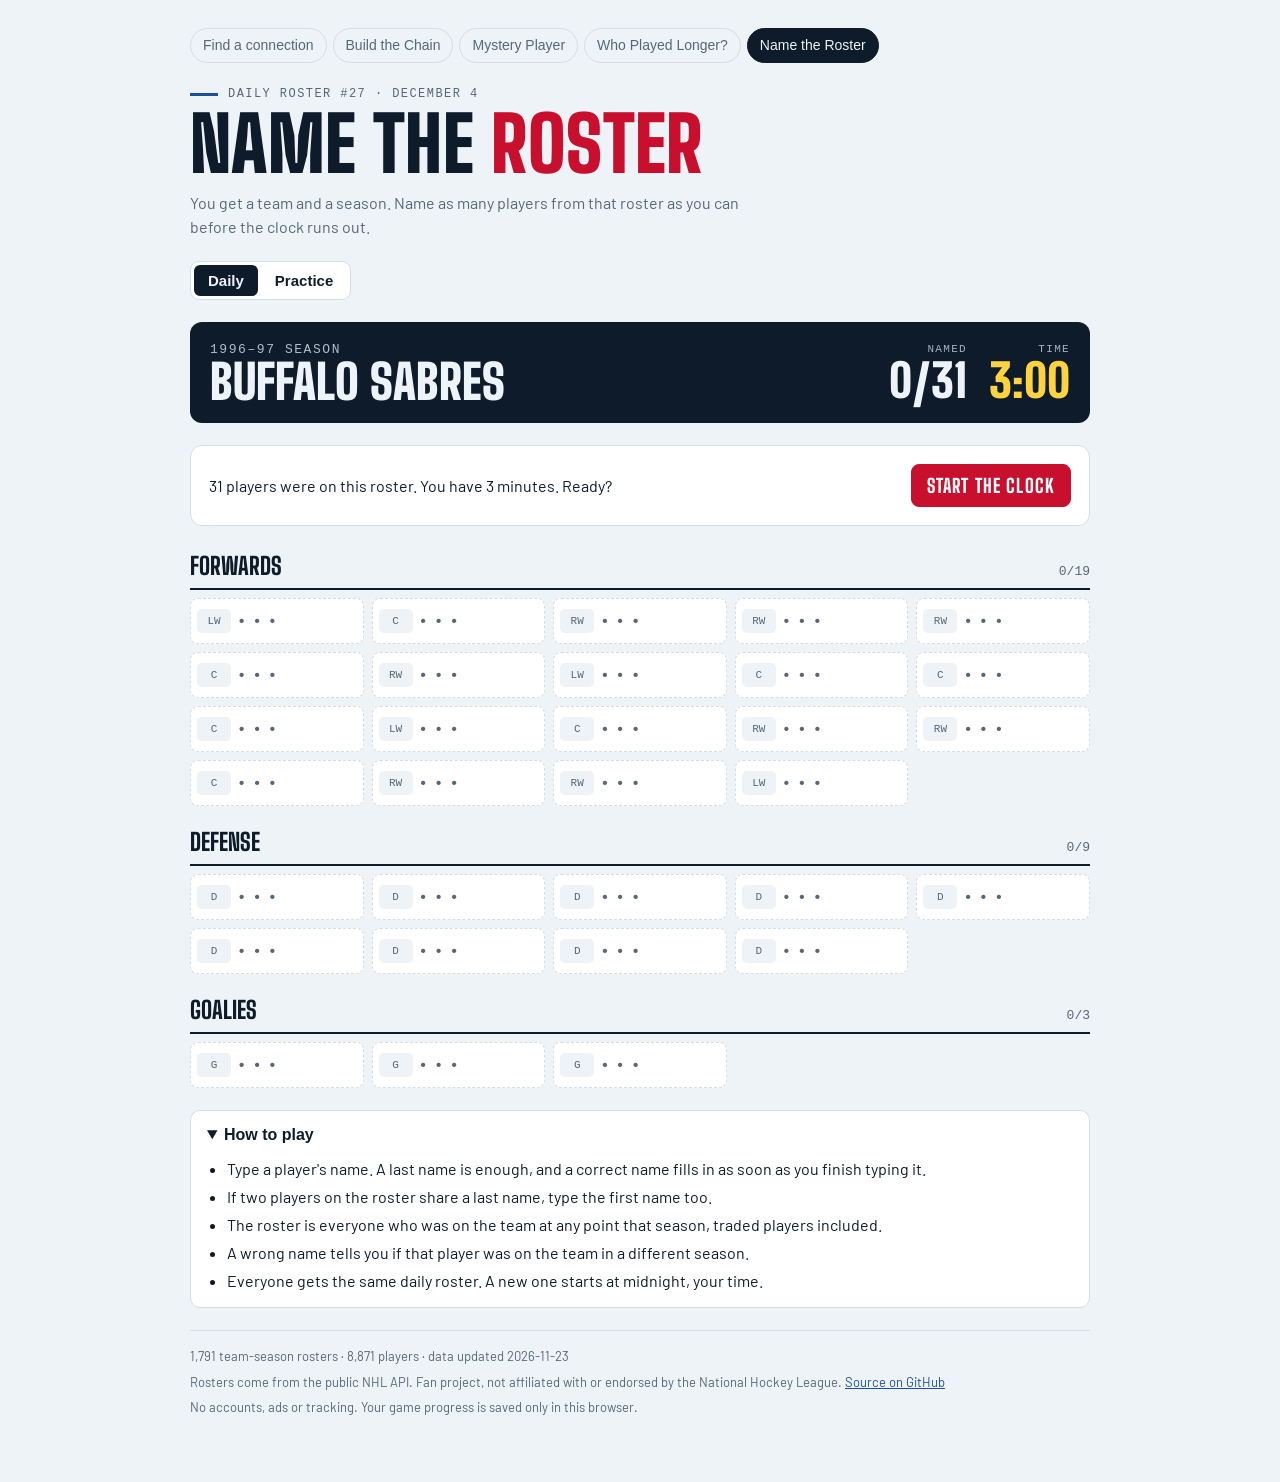
<file: docs/roster.html>
<!doctype html>
<html lang="en">
<head>
<meta charset="utf-8">
<script>document.documentElement.classList.add("loading");setTimeout(function () { document.documentElement.classList.remove("loading"); }, 8000);</script>
<meta name="viewport" content="width=device-width, initial-scale=1, viewport-fit=cover">
<meta name="description" content="A daily NHL quiz: name as many players as you can from one team's roster before the clock runs out.">
<link rel="icon" href="data:image/svg+xml,%3Csvg xmlns='http://www.w3.org/2000/svg' viewBox='0 0 64 64'%3E%3Ccircle cx='32' cy='32' r='30' fill='%23c8102e'/%3E%3Crect x='29' y='4' width='6' height='56' fill='%23fff'/%3E%3Ccircle cx='32' cy='32' r='10' fill='none' stroke='%23fff' stroke-width='5'/%3E%3C/svg%3E">
<link rel="canonical" href="https://mavericktorchia-cpu.github.io/a-cool-little-program-for-NHL-player-connections-/roster.html">
<meta property="og:type" content="website">
<meta property="og:title" content="Name the Roster">
<meta property="og:description" content="A daily NHL quiz: name as many players as you can from one team's roster before the clock runs out.">
<meta property="og:url" content="https://mavericktorchia-cpu.github.io/a-cool-little-program-for-NHL-player-connections-/roster.html">
<meta property="og:image" content="https://mavericktorchia-cpu.github.io/a-cool-little-program-for-NHL-player-connections-/og.png">
<meta property="og:image:width" content="1200">
<meta property="og:image:height" content="630">
<meta name="twitter:card" content="summary_large_image">
<meta name="twitter:title" content="Name the Roster">
<meta name="twitter:description" content="A daily NHL quiz: name as many players as you can from one team's roster before the clock runs out.">
<meta name="twitter:image" content="https://mavericktorchia-cpu.github.io/a-cool-little-program-for-NHL-player-connections-/og.png">
<link rel="manifest" href="manifest.webmanifest">
<link rel="apple-touch-icon" href="icons/apple-touch-icon.png">
<meta name="apple-mobile-web-app-title" content="NHL Connections">
<meta name="theme-color" content="#eef3f7" media="(prefers-color-scheme: light)">
<meta name="theme-color" content="#0a131e" media="(prefers-color-scheme: dark)">
<link rel="preload" href="fonts/big-shoulders-display.woff2" as="font" type="font/woff2" crossorigin>
<link rel="preload" href="fonts/barlow-400.woff2" as="font" type="font/woff2" crossorigin>
<title>Name the Roster</title>
<meta name="claude:viewport-fit-sides" content="cover">
<style>
/* Shared look for every page: rink colors, type, page links, buttons, results and footer.
   Each page adds its own layout on top. */
/* Fonts are hosted with the site (web/fonts). "optional" means: use them if they're ready for the
   first paint (they're preloaded, and cached after one visit), otherwise keep the fallback rather
   than swapping later and shifting the page. */
@font-face { font-family: "Big Shoulders Display"; font-style: normal; font-weight: 700 900; font-display: optional; src: url(fonts/big-shoulders-display.woff2) format("woff2"); }
@font-face { font-family: "Barlow"; font-style: normal; font-weight: 400; font-display: optional; src: url(fonts/barlow-400.woff2) format("woff2"); }
@font-face { font-family: "Barlow"; font-style: normal; font-weight: 500; font-display: optional; src: url(fonts/barlow-500.woff2) format("woff2"); }
@font-face { font-family: "Barlow"; font-style: normal; font-weight: 600; font-display: optional; src: url(fonts/barlow-600.woff2) format("woff2"); }
@font-face { font-family: "IBM Plex Mono"; font-style: normal; font-weight: 400; font-display: optional; src: url(fonts/ibm-plex-mono-400.woff2) format("woff2"); }
@font-face { font-family: "IBM Plex Mono"; font-style: normal; font-weight: 500; font-display: optional; src: url(fonts/ibm-plex-mono-500.woff2) format("woff2"); }

:root {
  --ice: #eef3f7;
  --boards: #ffffff;
  --ink: #0d1b2a;
  --muted: #566778;
  --rule: #d3dde6;
  --red: #c8102e;
  --blue: #1d4f9e;
  --blue-wash: #e3ecf8;
  --good: #1d7a46;
  --good-wash: #e2f3e8;
  --bad-wash: #fbe5e8;
  --display: "Big Shoulders Display", "Arial Narrow", "Helvetica Neue", Arial, sans-serif;
  --body: "Barlow", "Helvetica Neue", Arial, sans-serif;
  --mono: "IBM Plex Mono", ui-monospace, "SFMono-Regular", Menlo, monospace;
}
@media (prefers-color-scheme: dark) {
  :root:not([data-theme="light"]) {
    --ice: #0a131e; --boards: #111d2b; --ink: #e6edf4; --muted: #8b9db0; --rule: #223349;
    --red: #ff4b5c; --blue: #79a6ff; --blue-wash: #172a45; --good: #5fd08f; --good-wash: #12301f; --bad-wash: #3a1820;
    color-scheme: dark;
  }
}
:root[data-theme="dark"] {
  --ice: #0a131e; --boards: #111d2b; --ink: #e6edf4; --muted: #8b9db0; --rule: #223349;
  --red: #ff4b5c; --blue: #79a6ff; --blue-wash: #172a45; --good: #5fd08f; --good-wash: #12301f; --bad-wash: #3a1820;
  color-scheme: dark;
}

* { box-sizing: border-box; }
[hidden] { display: none !important; }
html, body { background: var(--ice); }
body {
  margin: 0;
  color: var(--ink);
  font-family: var(--body);
  font-size: 16px;
  line-height: 1.5;
  padding-left: max(16px, env(safe-area-inset-left, 0px));
  padding-right: max(16px, env(safe-area-inset-right, 0px));
  -webkit-text-size-adjust: 100%;
}
.wrap { max-width: 760px; margin: 0 auto; padding-block: 28px 64px; display: grid; gap: 24px; }
.sr { position: absolute; width: 1px; height: 1px; overflow: hidden; clip: rect(0 0 0 0); white-space: nowrap; }

/* ---------- page links ---------- */
nav.site { display: flex; gap: 6px; flex-wrap: wrap; font-size: 14px; }
nav.site a {
  color: var(--muted); text-decoration: none; padding: 6px 12px; border-radius: 999px; border: 1px solid var(--rule); font-weight: 500;
  display: inline-flex; align-items: center; gap: 6px;
}
nav.site a[aria-current="page"] { background: var(--ink); color: var(--ice); border-color: var(--ink); }
nav.site a:hover { border-color: var(--blue); }
nav.site a.done::after {
  content: "✓"; display: inline-grid; place-items: center; width: 17px; height: 17px; border-radius: 50%;
  background: var(--good); color: #fff; font-size: 11px; font-weight: 700;
}

/* ---------- headings ---------- */
header { display: grid; gap: 6px; }
.eyebrow {
  font-family: var(--mono); font-size: 12px; letter-spacing: .12em; text-transform: uppercase; color: var(--muted);
  display: flex; align-items: center; gap: 10px;
}
.eyebrow::before { content: ""; width: 28px; height: 3px; background: var(--blue); flex: none; }
h1 {
  font-family: var(--display); font-weight: 900; font-size: clamp(44px, 9vw, 76px);
  line-height: .92; margin: 0; letter-spacing: .005em; text-transform: uppercase; text-wrap: balance;
}
h1 span { color: var(--red); }
.lede { margin: 6px 0 0; color: var(--muted); max-width: 62ch; }

/* ---------- controls ---------- */
button, select {
  font: 600 15px/1 var(--body); border-radius: 8px; cursor: pointer; border: 1px solid var(--rule);
  background: var(--boards); color: var(--ink); padding: 11px 15px;
}
button:hover:not(:disabled), select:hover { border-color: var(--blue); }
button:focus-visible, a:focus-visible, select:focus-visible, summary:focus-visible { outline: 2px solid var(--blue); outline-offset: 2px; }
button:disabled { opacity: .45; cursor: default; }
.primary {
  background: var(--red); border-color: var(--red); color: #fff; font-family: var(--display);
  font-weight: 800; font-size: 19px; letter-spacing: .06em; text-transform: uppercase;
}
.primary:hover:not(:disabled) { filter: brightness(1.08); border-color: var(--red); }
.modes { display: flex; flex-wrap: wrap; gap: 10px; align-items: center; justify-content: space-between; }
.seg { display: inline-flex; flex-wrap: wrap; border: 1px solid var(--rule); border-radius: 9px; padding: 3px; background: var(--boards); gap: 3px; }
.seg button { border: 0; padding: 8px 14px; border-radius: 6px; background: transparent; font-weight: 600; }
.seg button[aria-pressed="true"] { background: var(--ink); color: var(--ice); }
.tools { display: flex; gap: 8px; flex-wrap: wrap; }
.tools button { padding: 9px 13px; font-size: 14px; font-weight: 500; }
.tools .primary { font-size: 17px; }
.record { font-family: var(--mono); font-size: 12.5px; color: var(--muted); display: flex; gap: 14px; flex-wrap: wrap; }
.record b { color: var(--ink); font-weight: 500; }

input[type="text"] {
  width: 100%; font: 600 18px/1.2 var(--body); color: var(--ink); background: var(--ice);
  border: 1px solid var(--rule); border-radius: 8px; padding: 12px 14px;
}
input[type="text"]:focus { outline: 2px solid var(--blue); outline-offset: 1px; border-color: transparent; }

/* ---------- player suggestions ---------- */
.field { position: relative; min-width: 0; }
.listbox {
  position: absolute; top: calc(100% + 4px); left: 0; right: 0; z-index: 5; margin: 0; padding: 4px; list-style: none;
  background: var(--boards); border: 1px solid var(--rule); border-radius: 8px; box-shadow: 0 12px 28px rgb(0 0 0 / .18);
  max-height: 320px; overflow-y: auto;
}
.listbox li { padding: 8px 10px; border-radius: 6px; cursor: pointer; display: grid; gap: 1px; }
.listbox li[aria-selected="true"], .listbox li:hover { background: var(--blue-wash); }
.listbox .n { font-weight: 600; }
.listbox .m { font-family: var(--mono); font-size: 12px; color: var(--muted); }
.listbox .empty { color: var(--muted); cursor: default; }

.chip {
  font-family: var(--mono); font-size: 12.5px; font-weight: 500; color: var(--blue); background: var(--blue-wash);
  border-radius: 5px; padding: 3px 8px; white-space: nowrap;
}
.feedback { margin: 0; font-weight: 600; min-height: 1.5em; }
.feedback.ok { color: var(--good); }
.feedback.bad { color: var(--red); }
.feedback.hint, .feedback.near { color: var(--blue); }

/* ---------- results ---------- */
.result { background: var(--boards); border: 2px solid var(--ink); border-radius: 12px; padding: 18px; display: grid; gap: 14px; }
.verdict { display: flex; align-items: center; gap: 18px; flex-wrap: wrap; }
.big { font-family: var(--display); font-weight: 900; font-size: 84px; line-height: .8; color: var(--red); font-variant-numeric: tabular-nums; }
.verdict h2 { font-family: var(--display); font-weight: 800; font-size: 30px; text-transform: uppercase; margin: 0; line-height: 1; }
.verdict p { margin: 4px 0 0; color: var(--muted); }
.result h3 { font-size: 14px; margin: 4px 0 0; font-family: var(--mono); letter-spacing: .1em; text-transform: uppercase; color: var(--muted); font-weight: 500; }
.share-box {
  font-family: var(--mono); font-size: 13px; white-space: pre-wrap; background: var(--ice); border-radius: 8px; padding: 10px 12px; margin: 0;
  user-select: all; overflow-wrap: anywhere;
}
.countdown { font-family: var(--mono); font-size: 13px; color: var(--muted); }

details.how { background: var(--boards); border: 1px solid var(--rule); border-radius: 10px; padding: 12px 16px; }
details.how summary { cursor: pointer; font-weight: 600; }
details.how ul { margin: 10px 0 2px; padding-left: 20px; display: grid; gap: 4px; }

footer { font-size: 13px; color: var(--muted); border-top: 1px solid var(--rule); padding-top: 16px; display: grid; gap: 6px; }
footer a { color: var(--blue); }

@media (prefers-reduced-motion: no-preference) {
  .shake { animation: shake .3s; }
  @keyframes shake { 25% { transform: translateX(-5px); } 75% { transform: translateX(5px); } }
}

/* ---------- results history ---------- */
.dist { display: grid; gap: 5px; }
.dist:empty { display: none; }
.dist-row { display: grid; grid-template-columns: 92px 1fr 32px; gap: 8px; align-items: center; font-size: 13px; }
.dist-label { color: var(--muted); font-family: var(--mono); font-size: 12px; }
.dist-track { height: 16px; background: var(--ice); border-radius: 4px; overflow: hidden; }
.dist-bar { display: block; height: 100%; background: var(--muted); border-radius: 4px; }
.dist-row.today .dist-bar { background: var(--good); }
.dist-row.today .dist-label { color: var(--ink); font-weight: 600; }
.dist-n { font-family: var(--mono); font-size: 12px; text-align: right; font-variant-numeric: tabular-nums; }

/* Until the page's script has filled in the game, keep everything below the heading invisible
   (its space is still reserved) so nothing visibly jumps. A timer in <head> lifts this after 8 s
   in case a script fails. */
html.loading .wrap > :not(nav):not(header) { visibility: hidden; }
</style>
<style>
/* Layout: a locker-room depth chart. The team and clock sit on top like a scoreboard; nameplates fill in below, grouped by position. */
.wrap { max-width: 900px; margin: 0 auto; padding-block: 28px 64px; display: grid; gap: 22px; }
.lede { margin: 6px 0 0; color: var(--muted); max-width: 62ch; }
select { padding: 9px 12px; font-weight: 500; }
.opts { display: flex; gap: 8px; flex-wrap: wrap; align-items: center; }
.opts label { font-family: var(--mono); font-size: 11px; letter-spacing: .1em; text-transform: uppercase; color: var(--muted); display: grid; gap: 4px; }

/* ---------- scoreboard ---------- */
.scoreboard {
  background: var(--ink); color: var(--ice); border-radius: 12px; padding: 18px 20px;
  display: grid; grid-template-columns: 1fr auto; gap: 16px; align-items: center;
}
@media (max-width: 560px) { .scoreboard { grid-template-columns: 1fr; } }
.scoreboard .season { font-family: var(--mono); font-size: 13px; letter-spacing: .12em; text-transform: uppercase; opacity: .75; }
.scoreboard .team { font-family: var(--display); font-weight: 900; font-size: clamp(32px, 6vw, 48px); line-height: .95; text-transform: uppercase; overflow-wrap: anywhere; }
.clock { display: flex; gap: 22px; }
.clock div { display: grid; justify-items: end; }
@media (max-width: 560px) { .clock div { justify-items: start; } }
.clock .k { font-family: var(--mono); font-size: 11px; letter-spacing: .12em; text-transform: uppercase; opacity: .7; }
.clock .v { font-family: var(--display); font-weight: 900; font-size: 46px; line-height: 1; font-variant-numeric: tabular-nums; }
.clock .v.time { color: #ffd23f; }
.clock .v.low { color: #ff6b78; }

/* ---------- input ---------- */
.entry { display: grid; gap: 10px; }
.entry .row { display: flex; gap: 10px; flex-wrap: wrap; }
input[type="text"] {
  flex: 1 1 260px; min-width: 0; font: 600 20px/1.2 var(--body); color: var(--ink); background: var(--boards);
  border: 2px solid var(--rule); border-radius: 10px; padding: 14px 16px;
}
input[type="text"]:focus { outline: none; border-color: var(--blue); }
input[type="text"]:disabled { opacity: .5; }
.start-panel {
  background: var(--boards); border: 1px solid var(--rule); border-radius: 12px; padding: 18px;
  display: flex; gap: 16px; align-items: center; justify-content: space-between; flex-wrap: wrap;
}
.start-panel p { margin: 0; max-width: 52ch; }

/* ---------- roster board ---------- */
.board { display: grid; gap: 18px; }
.group h2 {
  display: flex; justify-content: space-between; align-items: baseline; gap: 10px; margin: 0 0 8px;
  font-family: var(--display); font-weight: 800; font-size: 24px; text-transform: uppercase; border-bottom: 2px solid var(--ink); padding-bottom: 4px;
}
.group h2 span { font-family: var(--mono); font-size: 13px; font-weight: 500; color: var(--muted); }
.slots { display: grid; grid-template-columns: repeat(auto-fill, minmax(160px, 1fr)); gap: 8px; }
.slot {
  display: grid; grid-template-columns: 34px 1fr; gap: 8px; align-items: center; min-height: 46px;
  background: var(--boards); border: 1px dashed var(--rule); border-radius: 8px; padding: 6px 10px 6px 6px; min-width: 0;
}
.slot .p {
  font-family: var(--mono); font-size: 11px; font-weight: 500; color: var(--muted); background: var(--ice);
  border-radius: 5px; text-align: center; padding: 4px 0;
}
.slot .n { font-weight: 600; font-size: 15px; line-height: 1.15; overflow-wrap: anywhere; }
.slot.empty .n { color: var(--muted); letter-spacing: .2em; }
.slot.found { border-style: solid; border-color: var(--good); background: var(--good-wash); }
.slot.found .p { background: var(--good); color: #fff; }
.slot.missed { border-style: solid; }
.slot.missed .n { color: var(--muted); font-weight: 500; }
.misses { display: flex; flex-wrap: wrap; gap: 6px; align-items: center; font-size: 13px; color: var(--muted); }
.misses s { font-family: var(--mono); font-size: 12.5px; background: var(--boards); border: 1px solid var(--rule); border-radius: 5px; padding: 2px 7px; }

/* ---------- result ---------- */
.result { background: var(--boards); border: 2px solid var(--ink); border-radius: 12px; padding: 18px; display: grid; gap: 14px; }
.verdict { display: flex; align-items: center; gap: 18px; flex-wrap: wrap; }
.big { font-family: var(--display); font-weight: 900; font-size: 76px; line-height: .8; color: var(--red); font-variant-numeric: tabular-nums; }
.verdict p { margin: 4px 0 0; color: var(--muted); }
.tools { display: flex; gap: 8px; flex-wrap: wrap; }
@media (prefers-reduced-motion: no-preference) {
  .slot.pop { animation: pop .35s ease-out; }
  @keyframes pop { 0% { transform: scale(.94); } 60% { transform: scale(1.03); } 100% { transform: none; } }
  .shake { animation: shake .3s; }
  @keyframes shake { 25% { transform: translateX(-5px); } 75% { transform: translateX(5px); } }
}
</style>

</head>
<body>
<div class="wrap">
  <nav class="site" aria-label="Pages">
    <a href="index.html">Find a connection</a>
    <a href="chain.html" data-game="chain">Build the Chain</a>
    <a href="mystery.html" data-game="mystery">Mystery Player</a>
    <a href="longer.html" data-game="longer">Who Played Longer?</a>
    <a href="roster.html" data-game="roster" aria-current="page">Name the Roster</a>
  </nav>

  <header>
    <div class="eyebrow" id="eyebrow">Daily roster</div>
    <h1>Name the <span>Roster</span></h1>
    <p class="lede">You get a team and a season. Name as many players from that roster as you can before the clock runs out.</p>
  </header>

  <div class="modes">
    <div class="seg" role="group" aria-label="Mode">
      <button type="button" id="mode-daily" aria-pressed="true">Daily</button>
      <button type="button" id="mode-practice" aria-pressed="false">Practice</button>
    </div>
    <div class="opts" id="practice-opts" hidden>
      <label for="era">Era
        <select id="era">
          <option value="modern">2000 to today</option>
          <option value="classic">1967 to 1999</option>
          <option value="six">1942 to 1967</option>
          <option value="early">1917 to 1942</option>
          <option value="any">Any season</option>
        </select>
      </label>
      <label for="team">Team <select id="team"></select></label>
      <label for="clock">Clock
        <select id="clock">
          <option value="180">3 minutes</option>
          <option value="120">2 minutes</option>
          <option value="300">5 minutes</option>
          <option value="0">No clock</option>
        </select>
      </label>
      <button type="button" id="new-roster" style="align-self: end;">New roster</button>
    </div>
  </div>

  <section class="scoreboard" aria-label="Team and clock">
    <div><div class="season" id="season"></div><div class="team" id="team-name"></div></div>
    <div class="clock">
      <div><span class="k">Named</span><span class="v" id="count">0/0</span></div>
      <div><span class="k">Time</span><span class="v time" id="time">3:00</span></div>
    </div>
  </section>

  <section class="start-panel" id="start-panel">
    <p id="start-text"></p>
    <button type="button" class="primary" id="start">Start the clock</button>
  </section>

  <form class="entry" id="entry" autocomplete="off" hidden>
    <label for="g" class="sr">Player name</label>
    <div class="row">
      <input id="g" type="text" placeholder="Type a player, e.g. a last name" autocapitalize="words" spellcheck="false">
      <button type="button" id="done">I'm done</button>
    </div>
    <p class="feedback" id="feedback" aria-live="polite"></p>
    <div class="misses" id="misses" hidden></div>
  </form>

  <section class="result" id="result" hidden aria-live="polite"></section>

  <section class="board" id="board" aria-label="Roster"></section>

  <details class="how" id="how">
    <summary>How to play</summary>
    <ul>
      <li>Type a player's name. A last name is enough, and a correct name fills in as soon as you finish typing it.</li>
      <li>If two players on the roster share a last name, type the first name too.</li>
      <li>The roster is everyone who was on the team at any point that season, traded players included.</li>
      <li>A wrong name tells you if that player was on the team in a different season.</li>
      <li>Everyone gets the same daily roster. A new one starts at midnight, your time.</li>
    </ul>
  </details>

  <footer>
    <div id="stats"></div>
    <div>Rosters come from the public NHL API. Fan project, not affiliated with or endorsed by the National Hockey League. <a href="https://github.com/mavericktorchia-cpu/a-cool-little-program-for-NHL-player-connections-">Source on GitHub</a></div>
    <div>No accounts, ads or tracking. Your game progress is saved only in this browser.</div>
  </footer>
</div>

<script src="data.js?v=325ec737b7"></script>
<script src="common.js?v=325ec737b7"></script>
<script>
const SITE = SITE_ROOT + "roster.html";
const FIRST_DAY = Date.UTC(2026, 10, 8); // daily #1
const DAILY_SECONDS = 180;

/* ---------- names ---------- */
// A player can be named by full name, by last word ("Pageau"), or by everything after the first name ("van Riemsdyk").
P.forEach(p => { p.lasts = [...new Set([p.words.slice(1).join(" "), p.words[p.words.length - 1]].filter(Boolean))]; });
const named = (p, t) => p.key === t || p.lasts.includes(t);
const GROUPS = [["Forwards", "CLR"], ["Defense", "D"], ["Goalies", "G"]];

/* ---------- picking rosters ---------- */
// Daily rosters come from 1980-81 up to the last season before CUTOFF (see common.js), so they
// never change; the range grows by a season each January.
const ERAS = {
  modern: [20002001, 99999999], classic: [19671968, 19992000], six: [19421943, 19661967],
  early: [19171918, 19411942], any: [0, 99999999], daily: [19801981, CUTOFF - 10001],
};
function candidates(era, tm) {
  const [lo, hi] = ERAS[era];
  return keys.map((k, s) => s).filter(s => {
    const y = +season(s);
    return y >= lo && y <= hi && R[s].length >= 18 && (!tm || team(s) === tm);
  });
}
const dailyNo = puzzleNumber(FIRST_DAY);

/* ---------- game ---------- */
let mode = "daily";
let G; // { s, roster:[idx], found:Set, misses:[text], seconds, startedAt, ended, foundOrder:[idx] }
let timer = null;

function newGame(s, seconds) {
  clearInterval(timer);
  const roster = [...R[s]].sort((a, b) => P[b].stints.length - P[a].stints.length);
  G = { s, roster, found: new Set(), foundOrder: [], misses: [], seconds, startedAt: null, ended: false };
}
function saveDaily() {
  if (mode !== "daily") return;
  store.set("roster-daily-" + dateKey, {
    key: keys[G.s], found: G.foundOrder.map(i => P[i].id), misses: G.misses, startedAt: G.startedAt, ended: G.ended,
  });
}
function startDaily() {
  mode = "daily";
  const pool = candidates("daily");
  const s = pool[Math.floor(mulberry32(dateSeed * 2654435 + 11)() * pool.length)];
  newGame(s, DAILY_SECONDS);
  const saved = store.get("roster-daily-" + dateKey);
  if (saved && saved.key === keys[s]) {
    const ids = new Map(G.roster.map(i => [P[i].id, i]));
    for (const id of saved.found || []) if (ids.has(id)) { G.found.add(ids.get(id)); G.foundOrder.push(ids.get(id)); }
    G.misses = saved.misses || [];
    G.startedAt = saved.startedAt || null;
    G.ended = !!saved.ended;
    if (G.startedAt && !G.ended && remaining() <= 0) G.ended = true;
  }
  render();
  if (G.startedAt && !G.ended) run();
}
function startPractice() {
  mode = "practice";
  const pool = candidates($("era").value, $("team").value);
  if (!pool.length) { render(); say("No rosters match that era and team. Try a different combination.", "bad"); return; }
  newGame(pool[Math.floor(Math.random() * pool.length)], +$("clock").value);
  render();
}

const remaining = () => G.seconds ? Math.max(0, G.seconds - Math.floor((Date.now() - G.startedAt) / 1000)) : Infinity;
function start() {
  if (G.startedAt || G.ended) return;
  G.startedAt = Date.now();
  saveDaily(); render(); run();
  $("g").focus();
}
function run() {
  clearInterval(timer);
  tick();
  timer = setInterval(tick, 250);
}
function tick() {
  if (!G.startedAt || G.ended) return;
  const r = remaining();
  const t = $("time");
  if (r === Infinity) { t.textContent = clockText(Math.floor((Date.now() - G.startedAt) / 1000)); return; }
  t.textContent = clockText(r);
  t.classList.toggle("low", r <= 15);
  if (r <= 0) end();
}
const clockText = sec => `${Math.floor(sec / 60)}:${String(sec % 60).padStart(2, "0")}`;
function end() {
  if (G.ended) return;
  G.ended = true; clearInterval(timer);
  saveDaily();
  if (mode === "daily") {
    const hist = store.get("roster-history") || {};
    hist[dateKey] = { found: G.found.size, total: G.roster.length };
    store.set("roster-history", hist);
  }
  say("");
  render();
}

/* ---------- matching ---------- */
// Players on this roster not yet named whose full name or last name equals the text.
function matches(text) {
  const t = norm(text);
  if (t.length < 2) return [];
  return G.roster.filter(i => !G.found.has(i) && named(P[i], t));
}
function accept(i) {
  G.found.add(i); G.foundOrder.push(i);
  $("g").value = "";
  say(`${P[i].name} ✓`, "ok");
  saveDaily(); render(i);
  if (G.found.size === G.roster.length) end();
}
function onInput() {
  if (!G.startedAt || G.ended) return;
  const t = norm($("g").value);
  const m = matches($("g").value);
  // Hold off if a longer name on the roster also starts with this ("Lee" while typing "Leeman");
  // Enter still accepts it.
  const longer = G.roster.some(i => !G.found.has(i) && !m.includes(i)
    && [P[i].key, ...P[i].lasts].some(n => n.length > t.length && n.startsWith(t)));
  if (m.length === 1 && !longer) accept(m[0]);
}
function onSubmit(e) {
  e.preventDefault();
  if (!G.startedAt || G.ended) return;
  const text = $("g").value.trim();
  if (!text) return;
  const t = norm(text);
  const m = matches(text);
  if (m.length === 1) { accept(m[0]); return; }
  if (m.length > 1) { say(`More than one ${text} on this roster. Add the first name.`, "near"); return; }
  if (G.roster.some(i => G.found.has(i) && named(P[i], t))) { say(`Already named.`, "near"); $("g").value = ""; return; }
  // Not on the roster: was it someone who played for this team in another season?
  const tm = team(G.s);
  const who = P.filter(p => named(p, t));
  const sameTeam = who.find(p => p.stints.some(s => team(s) === tm));
  if (sameTeam) say(`${sameTeam.name} played for the ${stintTeamName(G.s)}, but not in ${seasonLabel(season(G.s))}.`, "near");
  else say(who.length ? `${who[0].name} isn't on this roster.` : `No player called "${text}" on this roster.`, "bad");
  if (!G.misses.includes(text)) G.misses.push(text);
  $("g").value = "";
  const f = $("entry"); f.classList.remove("shake"); void f.offsetWidth; f.classList.add("shake");
  saveDaily(); render();
}
function say(msg, kind = "") { const f = $("feedback"); f.textContent = msg; f.className = "feedback " + kind; }

/* ---------- rendering ---------- */
function render(popped) {
  const daily = mode === "daily";
  $("mode-daily").setAttribute("aria-pressed", daily);
  $("mode-practice").setAttribute("aria-pressed", !daily);
  $("practice-opts").hidden = daily;
  $("eyebrow").textContent = daily
    ? `Daily roster #${dailyNo} · ${today.toLocaleDateString(undefined, { month: "long", day: "numeric" })}`
    : "Practice";
  if (!G) return;

  $("season").textContent = `${seasonLabel(season(G.s))} season`;
  $("team-name").textContent = stintTeamName(G.s);
  $("count").textContent = `${G.found.size}/${G.roster.length}`;
  const t = $("time");
  if (!G.startedAt) { t.textContent = G.seconds ? clockText(G.seconds) : "0:00"; t.classList.remove("low"); }
  else if (G.ended && G.seconds) t.textContent = clockText(remaining());

  const started = !!G.startedAt;
  $("start-panel").hidden = started || G.ended;
  $("start-text").textContent = `${G.roster.length} players were on this roster. ${G.seconds ? `You have ${G.seconds / 60} minutes.` : "There's no clock, so take your time."} Ready?`;
  $("entry").hidden = !started || G.ended;
  $("g").disabled = !started || G.ended;

  const mb = $("misses");
  mb.hidden = !G.misses.length || G.ended;
  mb.innerHTML = "";
  if (G.misses.length) { mb.append("Misses:"); G.misses.forEach(m => { const s = document.createElement("s"); s.textContent = m; mb.appendChild(s); }); }

  // roster board
  const board = $("board");
  board.innerHTML = "";
  for (const [label, codes] of GROUPS) {
    const members = G.roster.filter(i => codes.includes(P[i].pos || "C"));
    if (!members.length) continue;
    const got = members.filter(i => G.found.has(i)).length;
    const sec = document.createElement("div");
    sec.className = "group";
    sec.innerHTML = `<h2>${label} <span>${got}/${members.length}</span></h2><div class="slots"></div>`;
    const slots = sec.querySelector(".slots");
    // Named players first, in the order you got them; then the rest.
    const ordered = [...members.filter(i => G.found.has(i)).sort((a, b) => G.foundOrder.indexOf(a) - G.foundOrder.indexOf(b)),
                     ...members.filter(i => !G.found.has(i))];
    for (const i of ordered) {
      const found = G.found.has(i);
      const el = document.createElement("div");
      el.className = "slot " + (found ? "found" : G.ended ? "missed" : "empty") + (i === popped ? " pop" : "");
      el.innerHTML = '<span class="p"></span><span class="n"></span>';
      el.querySelector(".p").textContent = posName[P[i].pos] || "?";
      el.querySelector(".n").textContent = found || G.ended ? P[i].name : "• • •";
      if (!found && !G.ended) el.setAttribute("aria-label", `Unnamed ${posName[P[i].pos] || "player"}`);
      slots.appendChild(el);
    }
    board.appendChild(sec);
  }
  renderResult();
}

function shareText() {
  const pct = Math.round((100 * G.found.size) / G.roster.length);
  const bar = Array.from({ length: 10 }, (_, k) => (k < Math.floor(pct / 10) ? "🟩" : "⬜")).join("");
  const title = mode === "daily" ? `Name the Roster #${dailyNo}` : "Name the Roster (practice)";
  return `${title}\n🏒 ${seasonLabel(season(G.s))} ${stintTeamName(G.s)}\n${bar} ${G.found.size}/${G.roster.length} (${pct}%)\n${SITE}`;
}
function renderResult() {
  const box = $("result");
  box.hidden = !G.ended;
  if (!G.ended) return;
  const pct = Math.round((100 * G.found.size) / G.roster.length);
  const title = pct === 100 ? "The whole roster" : pct >= 60 ? "General manager" : pct >= 40 ? "Head scout" : pct >= 20 ? "Season ticket holder" : "Bandwagon fan";
  box.innerHTML = `
    <div class="verdict"><div class="big">${G.found.size}/${G.roster.length}</div><div><h2></h2><p></p></div></div>
    <div><h3>Share your result</h3></div>
    <pre class="share-box" id="share-text"></pre>
    <div class="tools"><button type="button" class="primary" id="copy">Copy result</button><button type="button" id="again"></button></div>
    <p class="countdown"></p>`;
  box.querySelector("h2").textContent = title;
  box.querySelector(".verdict p").textContent = `You named ${pct}% of the roster. Everyone you missed is filled in below.`;
  box.querySelector("#share-text").textContent = shareText();
  const cd = box.querySelector(".countdown");
  if (mode === "daily") { startCountdown(cd); cd.before(historyChart("roster")); } else cd.remove();
  const copyBtn = box.querySelector("#copy");
  copyBtn.dataset.label = "Copy result";
  prepareShare(copyBtn);
  copyBtn.addEventListener("click", () => copyText(copyBtn, shareText(), box.querySelector("#share-text")));
  const again = box.querySelector("#again");
  again.textContent = mode === "daily" ? "Play a practice roster" : "New roster";
  again.addEventListener("click", startPractice);
}

/* ---------- controls ---------- */
const teamSelect = $("team");
{
  // Clubs that share a name (two Winnipeg Jets, two Ottawa Senators) get their years.
  const codes = [...new Set(keys.map(k => k.split("-")[0]))];
  const years = t => { const ss = keys.filter(k => k.startsWith(t + "-")).map(k => k.split("-")[1]); return `${ss[0].slice(0, 4)}–${ss[ss.length - 1].slice(4)}`; };
  const label = t => codes.filter(c => teamName(c) === teamName(t)).length > 1 ? `${teamName(t)} (${years(t)})` : teamName(t);
  teamSelect.replaceChildren(new Option("Any team", ""),
    ...codes.sort((a, b) => label(a).localeCompare(label(b))).map(t => new Option(label(t), t)));
}
$("start").addEventListener("click", start);
$("done").addEventListener("click", end);
$("g").addEventListener("input", onInput);
$("entry").addEventListener("submit", onSubmit);
$("mode-daily").addEventListener("click", () => { say(""); startDaily(); });
$("mode-practice").addEventListener("click", () => { say(""); startPractice(); });
$("new-roster").addEventListener("click", () => { say(""); startPractice(); });
["era", "team", "clock"].forEach(id => $(id).addEventListener("change", () => { say(""); startPractice(); }));

if (firstVisit("roster")) { $("how").open = true; markSeen("roster"); }
location.hash === "#practice" ? startPractice() : startDaily();
</script>
<script>document.documentElement.classList.remove("loading");</script>

</body>
</html>
</file>
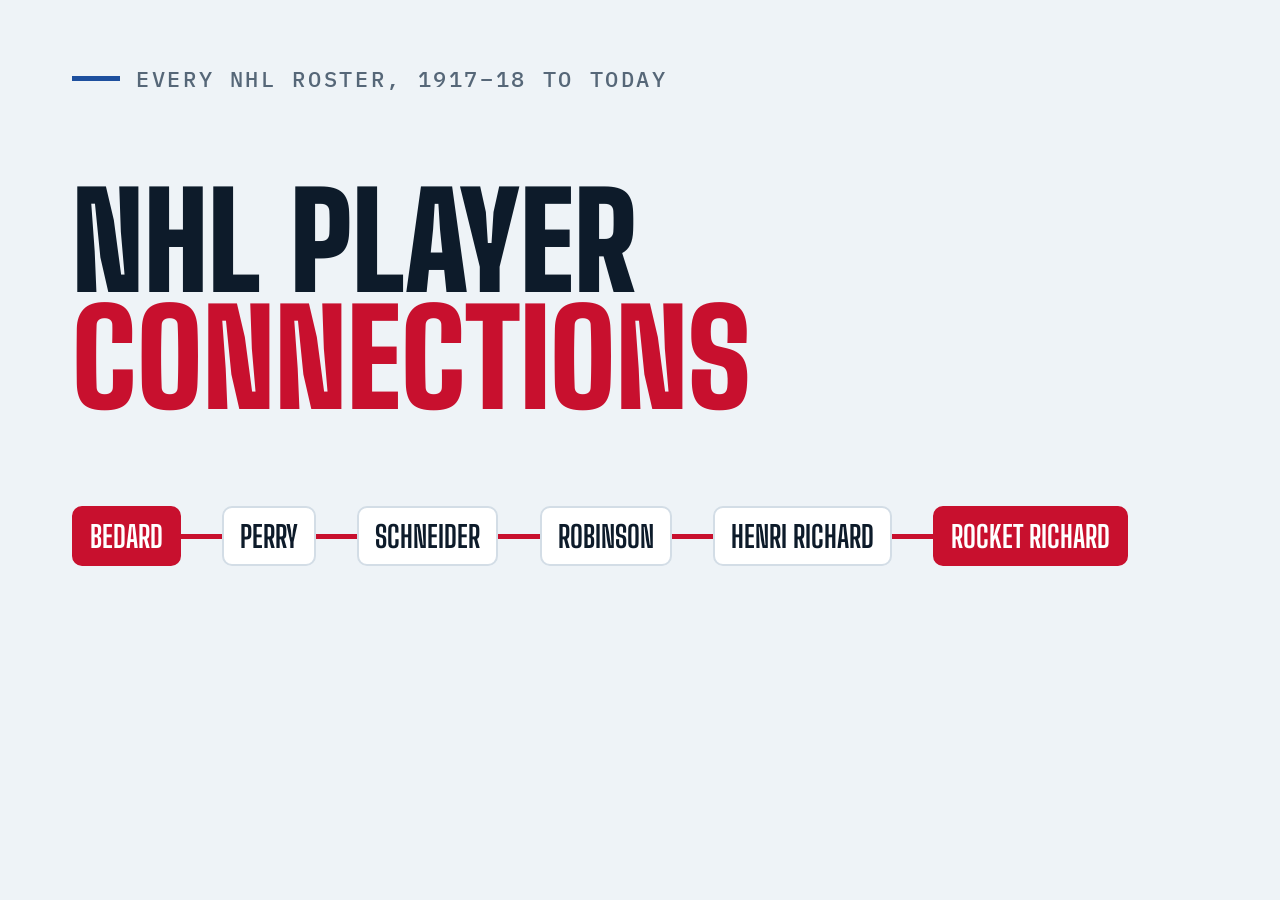
<file: web/og-card.html>
<!doctype html>
<html><head><meta charset="utf-8">
<!-- Source for docs/og.png, the image shown in link previews. Rebuild with: node web/make-og.js -->
<link rel="stylesheet" href="https://fonts.googleapis.com/css2?family=Big+Shoulders+Display:wght@800;900&family=IBM+Plex+Mono:wght@500&display=swap">
<style>
  html, body { margin: 0; width: 1200px; height: 630px; background: #eef3f7; color: #0d1b2a; overflow: hidden; }
  body { font-family: "Big Shoulders Display", "Arial Narrow", Arial, sans-serif; padding: 64px 72px; box-sizing: border-box; display: grid; align-content: space-between; }
  .eyebrow { font: 500 22px "IBM Plex Mono", monospace; letter-spacing: .12em; color: #566778; display: flex; gap: 16px; align-items: center; }
  .eyebrow::before { content: ""; width: 48px; height: 5px; background: #1d4f9e; }
  h1 { font-weight: 900; font-size: 132px; line-height: .88; margin: 0; text-transform: uppercase; }
  h1 span { color: #c8102e; }
  .chain { display: flex; align-items: center; gap: 0; font-weight: 800; font-size: 30px; text-transform: uppercase; }
  .chain b { background: #fff; border: 2px solid #d3dde6; border-radius: 10px; padding: 10px 16px; white-space: nowrap; }
  .chain b.end { background: #c8102e; border-color: #c8102e; color: #fff; }
  .chain i { flex: 1; height: 5px; background: #c8102e; min-width: 18px; }
</style></head>
<body>
  <div class="eyebrow">EVERY NHL ROSTER, 1917–18 TO TODAY</div>
  <h1>NHL Player<br><span>Connections</span></h1>
  <div class="chain"><b class="end">Bedard</b><i></i><b>Perry</b><i></i><b>Schneider</b><i></i><b>Robinson</b><i></i><b>Henri Richard</b><i></i><b class="end">Rocket Richard</b></div>
</body></html>
</file>
